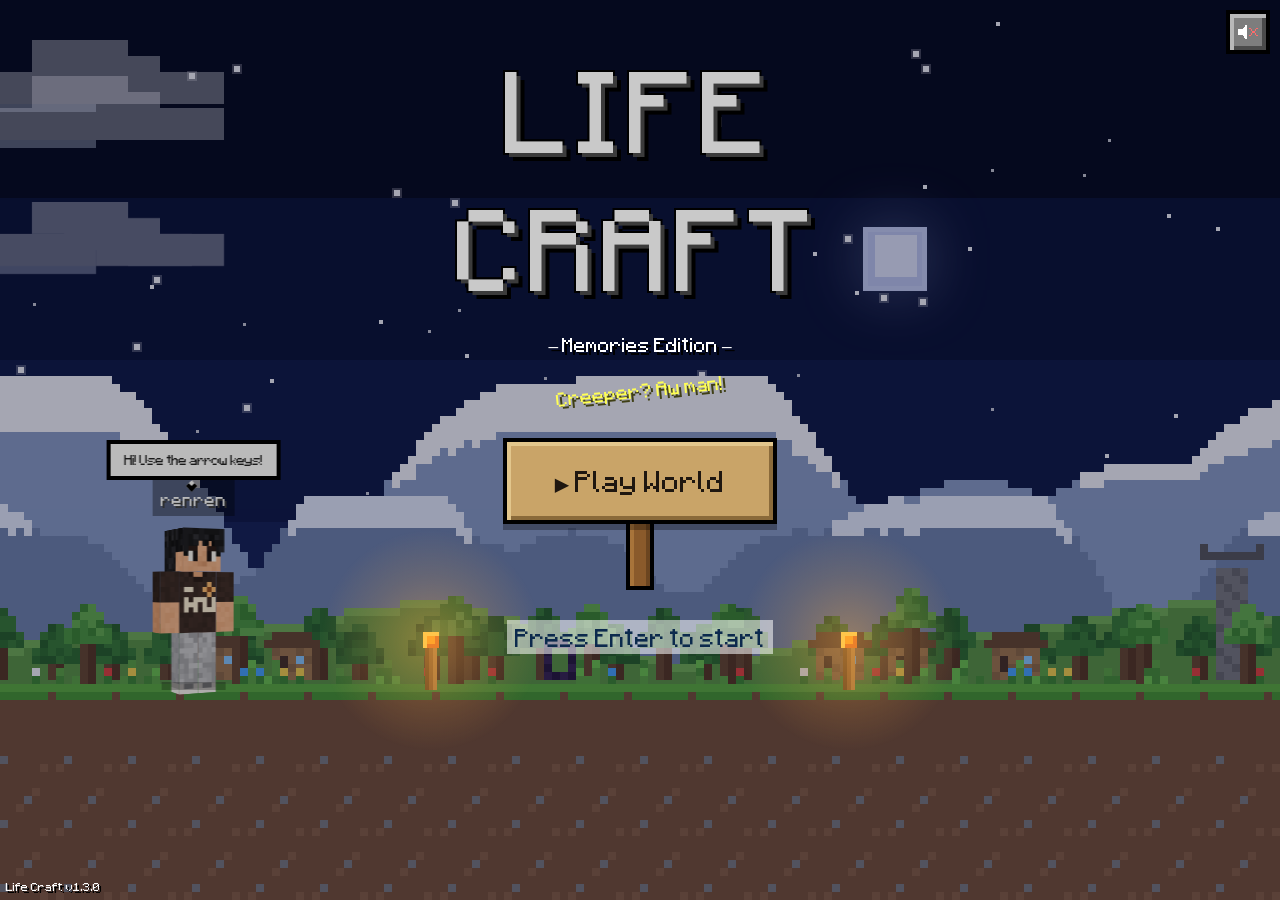
<file: index.html>
<!DOCTYPE html>
<html lang="en">
<head>
  <meta charset="utf-8">
  <meta name="viewport" content="width=device-width, initial-scale=1, viewport-fit=cover">
  <title>Life Craft · Memories Edition</title>
  <link rel="stylesheet" href="css/style.css">
  <link rel="stylesheet" href="css/biomes.css">
  <link rel="stylesheet" href="css/scene.css">
  <link rel="stylesheet" href="css/world-objects.css">
  <link rel="stylesheet" href="css/features.css">
  <script src="js/transition.js"></script>
</head>
<body class="title-body">
  <a class="skip" href="#main">Skip to content</a>

  <div class="sky" aria-hidden="true">
    <div class="layer layer-far" data-speed=".25"></div>
    <div class="layer layer-mid" data-speed=".55"></div>
    <span class="cloud c1"></span>
    <span class="cloud c2"></span>
    <span class="cloud c3"></span>
    <div class="ground"></div>
  </div>

  <main id="main" class="title-main">
    <h1 class="logo"><span>LIFE</span><span>CRAFT</span></h1>
    <p class="edition">&mdash; Memories Edition &mdash;</p>
    <p class="splash">Made with love!</p>

    <a class="mc-btn big play" data-morph data-biome="plains" data-world="the Plains" href="pages/welcome.html" style="--c:#5d9b3a; --c2:#4a7f2d;">&#9654;&#xFE0E; Play World</a>
    <p class="hint hint-kb">Press Enter to start</p>
  </main>

  <p class="title-ver">Life Craft v1.3.0</p>

  <script src="js/scene.js"></script>
  <script src="js/home.js"></script>
  <script src="js/hero.js"></script>
  <script src="js/headtrack.js"></script>
  <script src="js/herolife.js"></script>
  <script src="js/daynight.js"></script>
  <script src="js/sound.js"></script>
  <script src="js/advancements.js"></script>
</body>
</html>
</file>
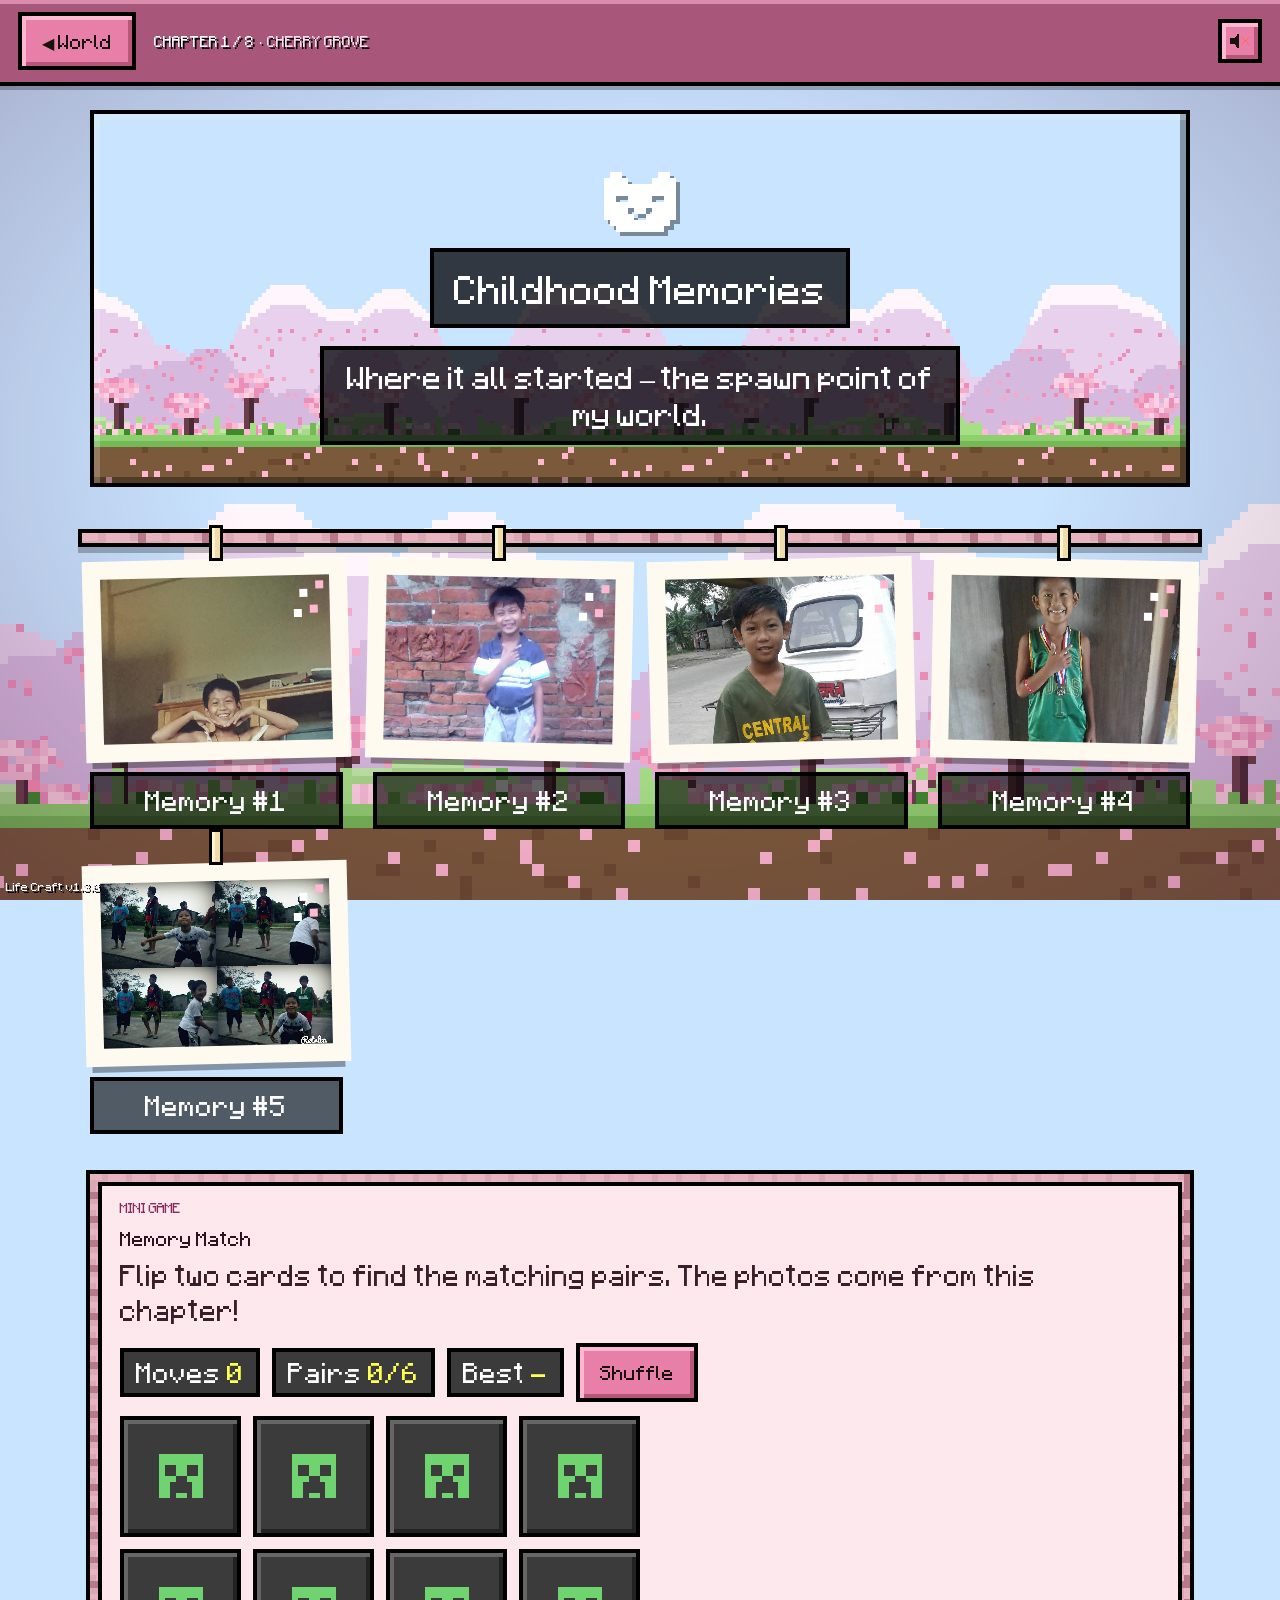
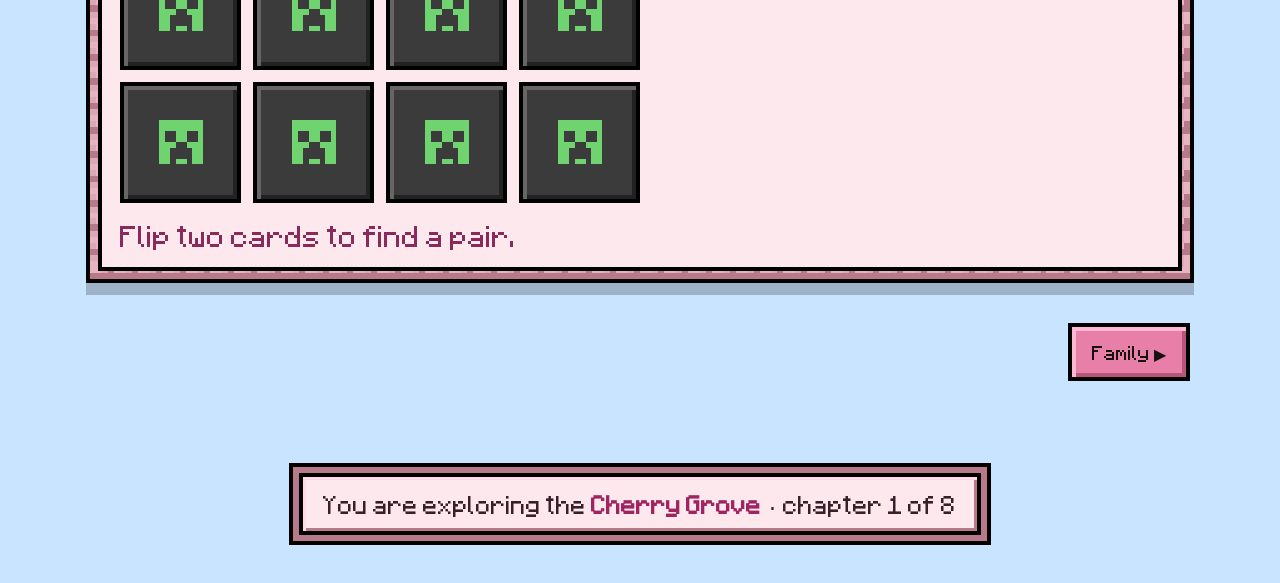
<file: pages/childhood_memories.html>
<!DOCTYPE html>
<html lang="en">
<head>
  <meta charset="utf-8">
  <meta name="viewport" content="width=device-width, initial-scale=1">
  <title>Childhood Memories · Life Craft</title>
  <link rel="stylesheet" href="../css/style.css">
  <link rel="stylesheet" href="../css/biomes.css">
  <link rel="stylesheet" href="../css/scene.css">
  <link rel="stylesheet" href="../css/world-objects.css">
  <link rel="stylesheet" href="../css/features.css">
  <script src="../js/transition.js"></script>
</head>
<body data-biome="cherry" data-sway style="--c:#f0a8c8; --c2:#e898bc;">
  <div class="scene" aria-hidden="true">
    <div class="layer layer-sky"></div>
    <div class="layer layer-ceil"></div>
    <div class="layer layer-far" data-speed=".25"></div>
    <div class="layer layer-mid" data-speed=".55"></div>
    <div class="layer layer-near" data-speed="1"></div>
    <div class="layer-fx"></div>
  </div>
  <a class="skip" href="#main">Skip to content</a>

  <header class="topbar">
    <a class="mc-btn" data-morph data-biome="plains" data-world="the Plains" href="welcome.html" style="--c:#5d9b3a; --c2:#4a7f2d;">&#9664;&#xFE0E; World</a>
    <span class="topbar-title">CHAPTER 1 / 8 &middot; <span class="biome">CHERRY GROVE</span></span>
  </header>

  <main id="main" class="wrap">
    <section class="hero">
      <span class="hero-icon" aria-hidden="true"><i class="px px-bear"></i></span>
      <h1>Childhood Memories</h1>
      <p>Where it all started &mdash; the spawn point of my world.</p>
    </section>

    <section class="gallery">
      <figure class="photo">
        <div class="frame"><img src="../img/Childhood%20Memories/FB_IMG_1792336890360.jpg" alt="Childhood memory 1" loading="lazy" decoding="async"><div class="ph"></div></div>
        <figcaption>Memory #1</figcaption>
      </figure>
      <figure class="photo">
        <div class="frame"><img src="../img/Childhood%20Memories/FB_IMG_1792336968765.jpg" alt="Childhood memory 2" loading="lazy" decoding="async"><div class="ph"></div></div>
        <figcaption>Memory #2</figcaption>
      </figure>
      <figure class="photo">
        <div class="frame"><img src="../img/Childhood%20Memories/FB_IMG_1792337045934.jpg" alt="Childhood memory 3" loading="lazy" decoding="async"><div class="ph"></div></div>
        <figcaption>Memory #3</figcaption>
      </figure>
      <figure class="photo">
        <div class="frame"><img src="../img/Childhood%20Memories/FB_IMG_1792337150181.jpg" alt="Childhood memory 4" loading="lazy" decoding="async"><div class="ph"></div></div>
        <figcaption>Memory #4</figcaption>
      </figure>
      <figure class="photo">
        <div class="frame"><img src="../img/Childhood%20Memories/FB_IMG_1792337281035.jpg" alt="Childhood memory 5" loading="lazy" decoding="async"><div class="ph"></div></div>
        <figcaption>Memory #5</figcaption>
      </figure>
    </section>

    <section class="panel game" data-game="memory" aria-labelledby="game-title">
      <div class="game-tag">MINI GAME</div>
      <h2 id="game-title">Memory Match</h2>
      <p class="game-sub">Flip two cards to find the matching pairs. The photos come from this chapter!</p>
      <div class="game-ui"></div>
      <noscript><p class="game-sub">Turn on JavaScript to play this game.</p></noscript>
    </section>

    <nav class="pager">
      <span class="spacer"></span>
      <a class="mc-btn" data-morph data-biome="lush" data-world="the Lush Caves" href="family_relatives.html" style="--c:#6b8e3a; --c2:#58792e;">Family &#9654;&#xFE0E;</a>
    </nav>
  </main>

  <footer class="foot">You are exploring the <b>Cherry Grove</b> &middot; chapter 1 of 8</footer>

  <p class="title-ver">Life Craft v1.3.0</p>

  <script src="../js/scene.js"></script>
  <script src="../js/lightbox.js"></script>
  <script src="../js/games.js"></script>
  <script src="../js/sound.js"></script>
  <script src="../js/advancements.js"></script>
</body>
</html>
</file>
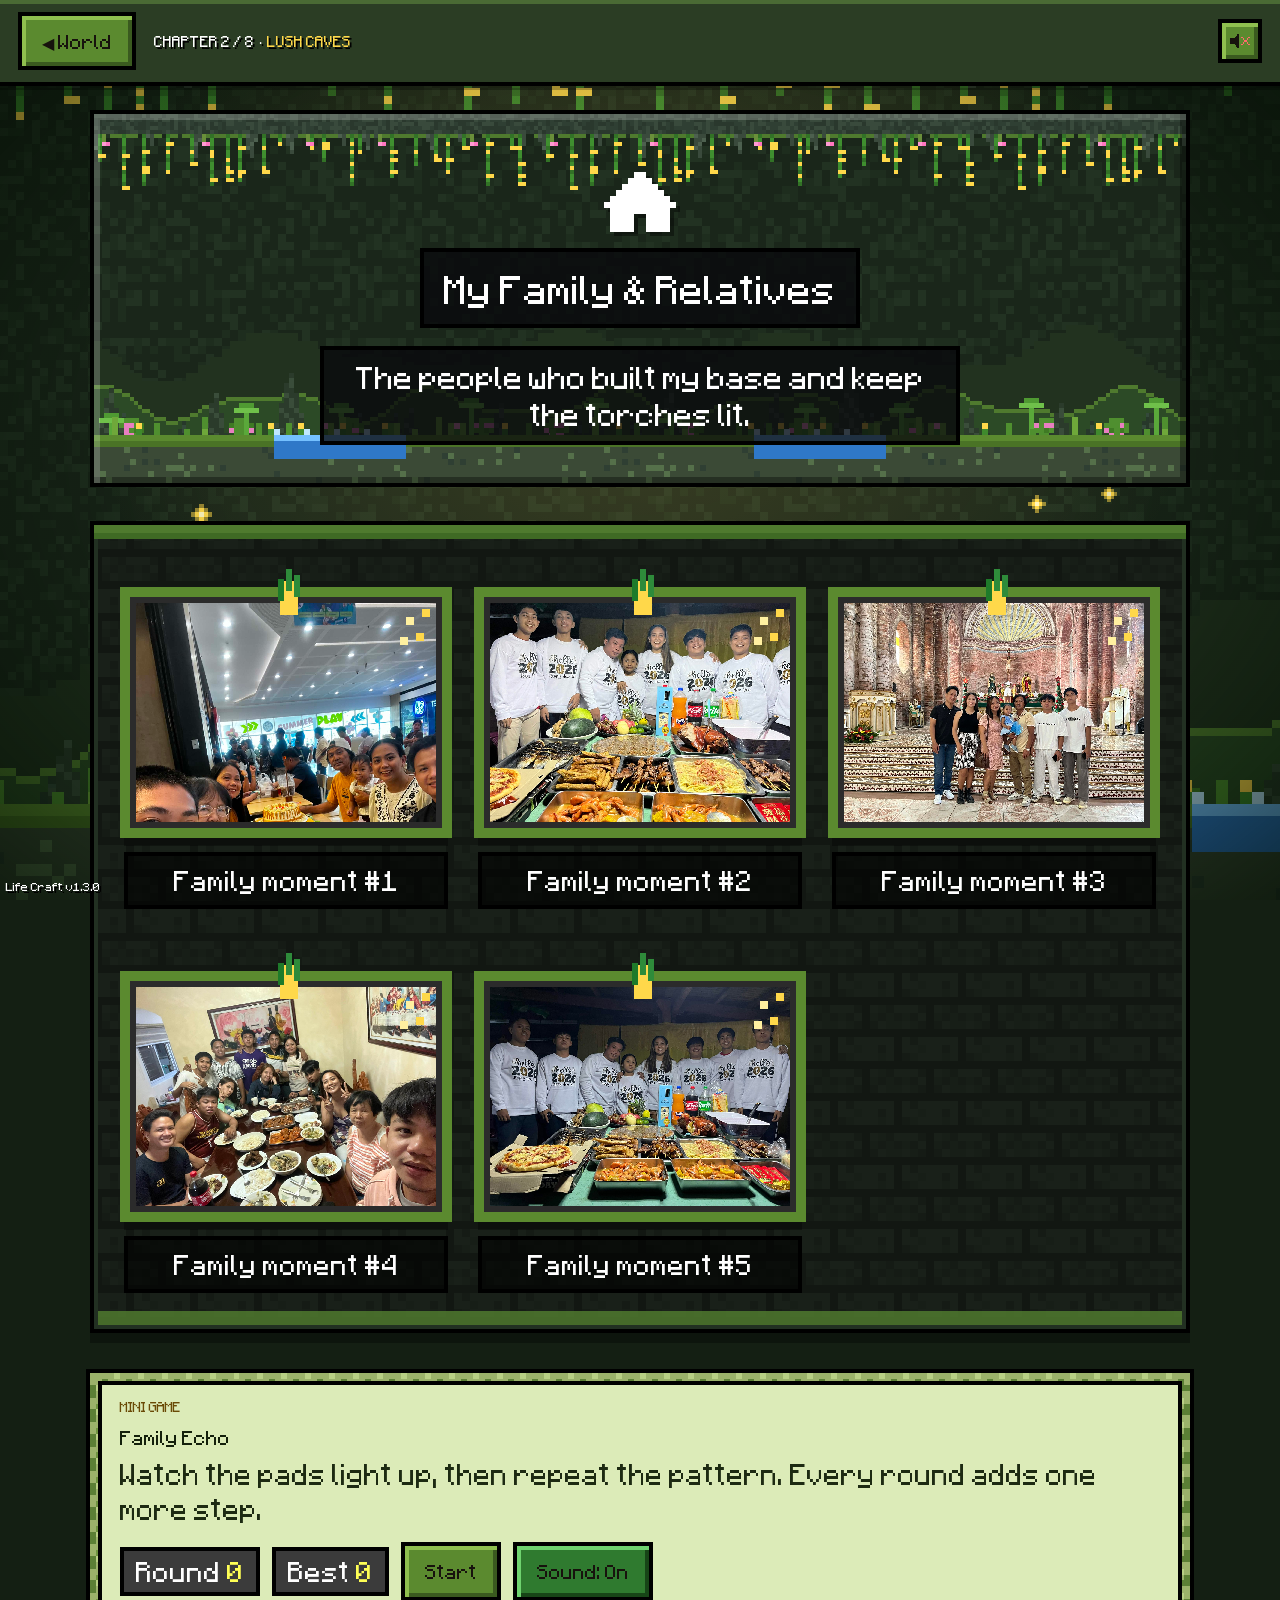
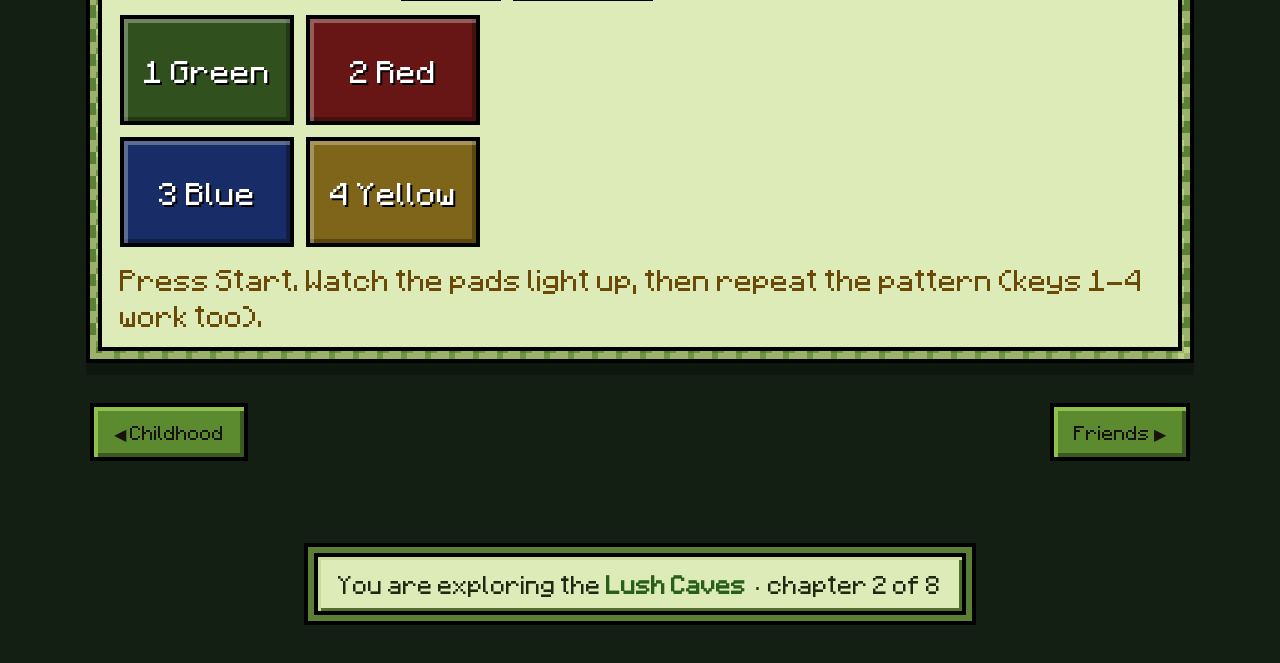
<file: pages/family_relatives.html>
<!DOCTYPE html>
<html lang="en">
<head>
  <meta charset="utf-8">
  <meta name="viewport" content="width=device-width, initial-scale=1">
  <title>My Family &amp; Relatives · Life Craft</title>
  <link rel="stylesheet" href="../css/style.css">
  <link rel="stylesheet" href="../css/biomes.css">
  <link rel="stylesheet" href="../css/scene.css">
  <link rel="stylesheet" href="../css/world-objects.css">
  <link rel="stylesheet" href="../css/features.css">
  <script src="../js/transition.js"></script>
</head>
<body data-biome="lush" data-hang style="--c:#6b8e3a; --c2:#58792e;">
  <div class="scene" aria-hidden="true">
    <div class="layer layer-sky"></div>
    <div class="layer layer-ceil"></div>
    <div class="layer layer-far" data-speed=".25"></div>
    <div class="layer layer-mid" data-speed=".55"></div>
    <div class="layer layer-near" data-speed="1"></div>
    <div class="layer-fx"></div>
  </div>
  <a class="skip" href="#main">Skip to content</a>

  <header class="topbar">
    <a class="mc-btn" data-morph data-biome="plains" data-world="the Plains" href="welcome.html" style="--c:#5d9b3a; --c2:#4a7f2d;">&#9664;&#xFE0E; World</a>
    <span class="topbar-title">CHAPTER 2 / 8 &middot; <span class="biome">LUSH CAVES</span></span>
  </header>

  <main id="main" class="wrap">
    <section class="hero">
      <span class="hero-icon" aria-hidden="true"><i class="px px-house"></i></span>
      <h1>My Family &amp; Relatives</h1>
      <p>The people who built my base and keep the torches lit.</p>
    </section>

    <section class="gallery">
      <figure class="photo">
        <div class="frame"><img src="../img/My%20Family%20%26%20Relatives/Messenger_creation_AC62E984-0E31-45BB-899A-593506E7C355.jpeg" alt="Family photo 1" loading="lazy" decoding="async"><div class="ph"></div></div>
        <figcaption>Family moment #1</figcaption>
      </figure>
      <figure class="photo">
        <div class="frame"><img src="../img/My%20Family%20%26%20Relatives/received_1361464282446147.jpeg" alt="Family photo 2" loading="lazy" decoding="async"><div class="ph"></div></div>
        <figcaption>Family moment #2</figcaption>
      </figure>
      <figure class="photo">
        <div class="frame"><img src="../img/My%20Family%20%26%20Relatives/received_1411749843988384.jpeg" alt="Family photo 3" loading="lazy" decoding="async"><div class="ph"></div></div>
        <figcaption>Family moment #3</figcaption>
      </figure>
      <figure class="photo">
        <div class="frame"><img src="../img/My%20Family%20%26%20Relatives/received_1430771508567171.jpeg" alt="Family photo 4" loading="lazy" decoding="async"><div class="ph"></div></div>
        <figcaption>Family moment #4</figcaption>
      </figure>
      <figure class="photo">
        <div class="frame"><img src="../img/My%20Family%20%26%20Relatives/received_1432584775126715.jpeg" alt="Family photo 5" loading="lazy" decoding="async"><div class="ph"></div></div>
        <figcaption>Family moment #5</figcaption>
      </figure>
    </section>

    <section class="panel game" data-game="simon" aria-labelledby="game-title">
      <div class="game-tag">MINI GAME</div>
      <h2 id="game-title">Family Echo</h2>
      <p class="game-sub">Watch the pads light up, then repeat the pattern. Every round adds one more step.</p>
      <div class="game-ui"></div>
      <noscript><p class="game-sub">Turn on JavaScript to play this game.</p></noscript>
    </section>

    <nav class="pager">
      <a class="mc-btn" data-morph data-biome="cherry" data-world="the Cherry Grove" href="childhood_memories.html" style="--c:#f0a8c8; --c2:#e898bc;">&#9664;&#xFE0E; Childhood</a>
      <a class="mc-btn" data-morph data-biome="jungle" data-world="the Jungle" href="my_friends.html" style="--c:#2f9f3a; --c2:#238a2f;">Friends &#9654;&#xFE0E;</a>
    </nav>
  </main>

  <footer class="foot">You are exploring the <b>Lush Caves</b> &middot; chapter 2 of 8</footer>

  <p class="title-ver">Life Craft v1.3.0</p>

  <script src="../js/scene.js"></script>
  <script src="../js/lightbox.js"></script>
  <script src="../js/games.js"></script>
  <script src="../js/sound.js"></script>
  <script src="../js/advancements.js"></script>
</body>
</html>
</file>
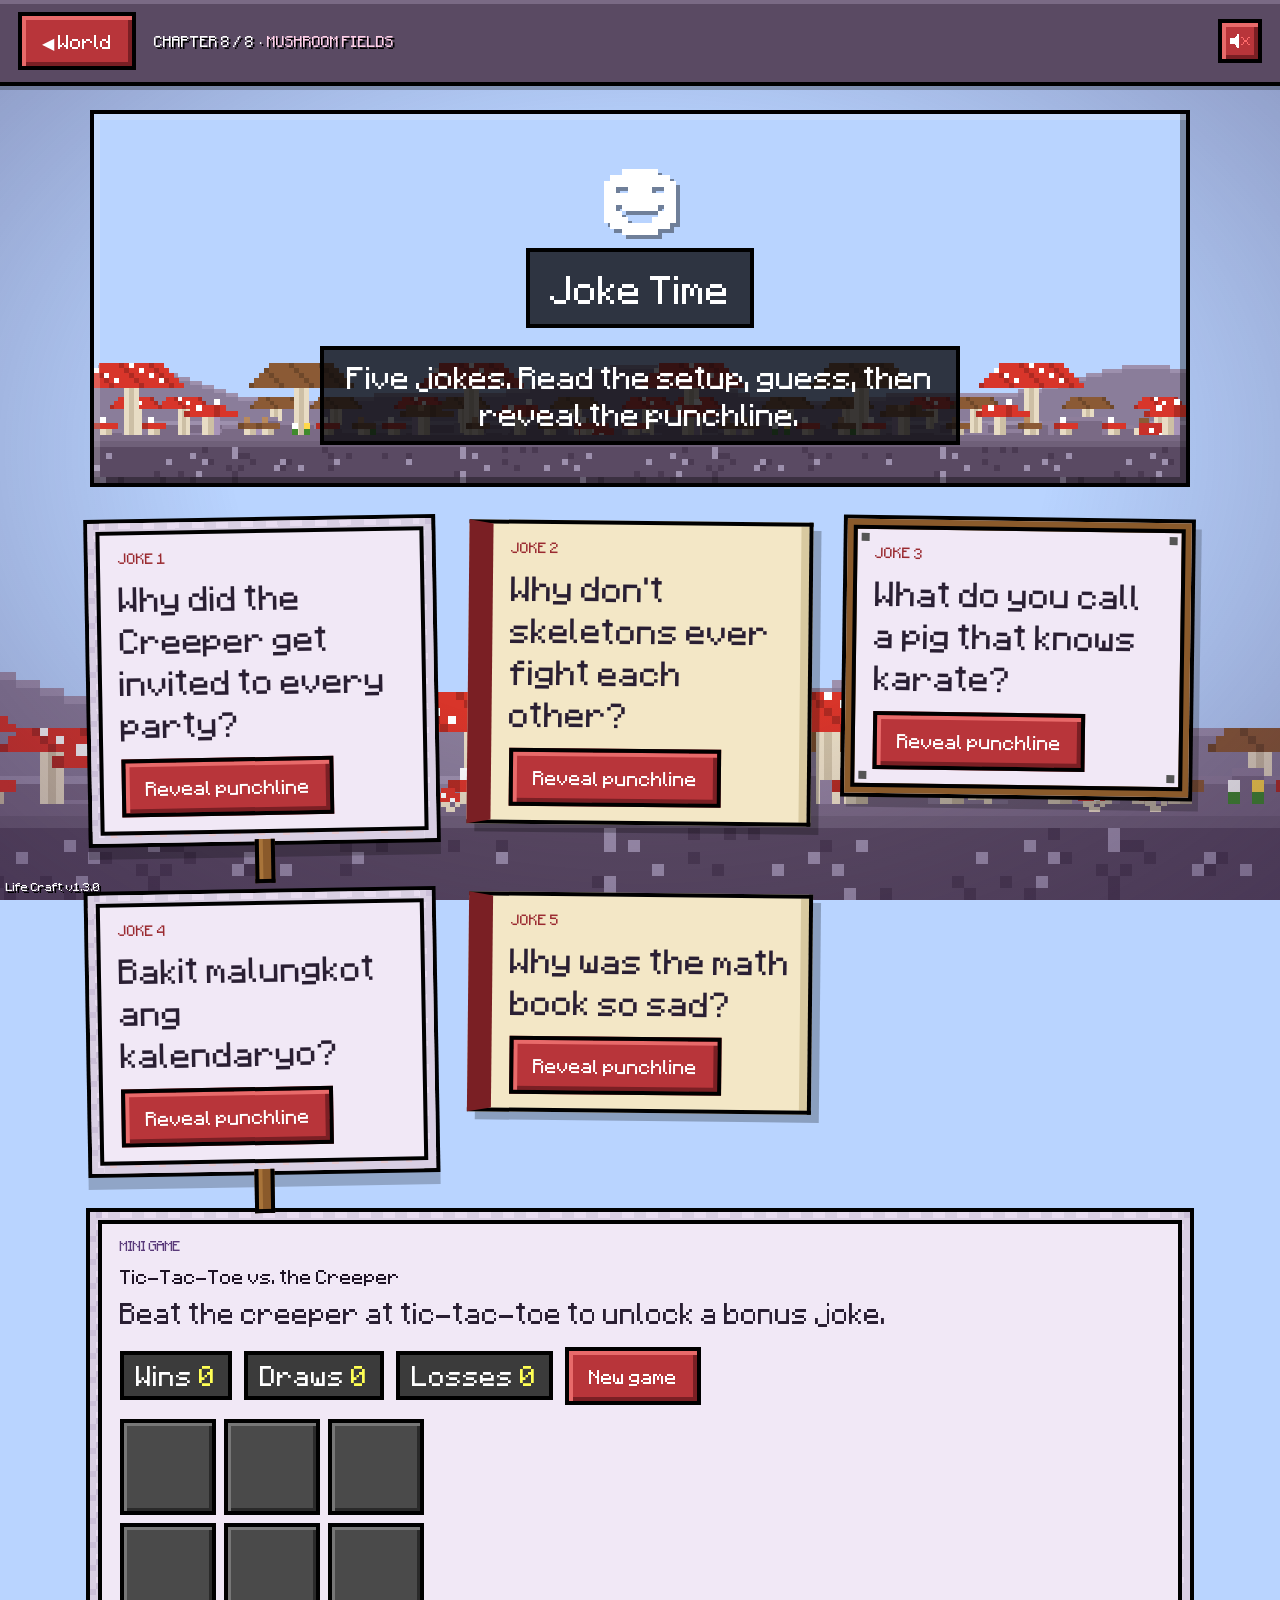
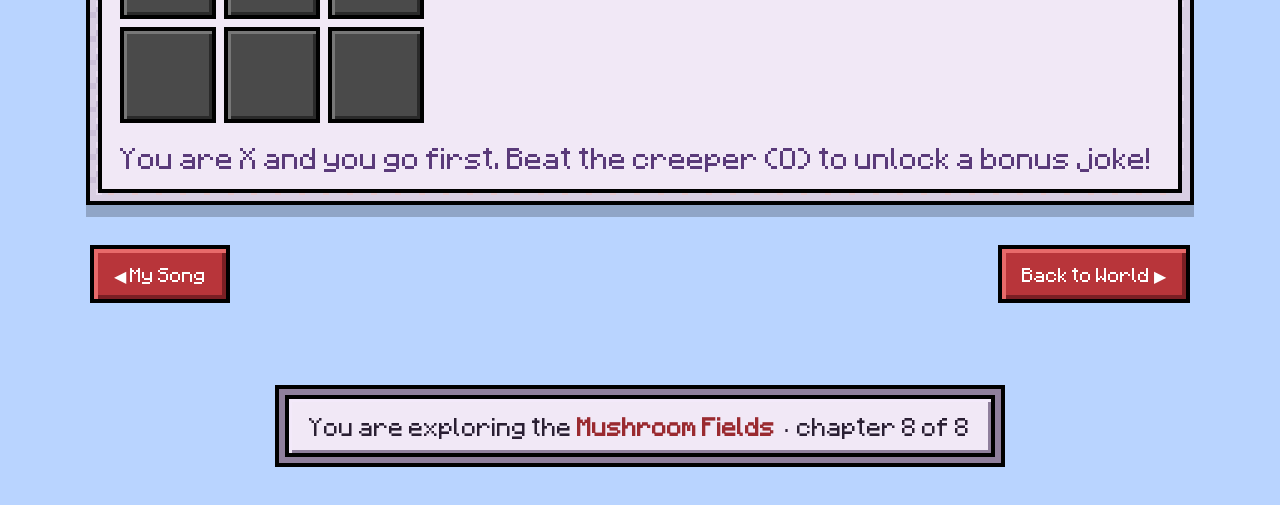
<file: pages/joke_time.html>
<!DOCTYPE html>
<html lang="en">
<head>
  <meta charset="utf-8">
  <meta name="viewport" content="width=device-width, initial-scale=1">
  <title>Joke Time · Life Craft</title>
  <link rel="stylesheet" href="../css/style.css">
  <link rel="stylesheet" href="../css/biomes.css">
  <link rel="stylesheet" href="../css/scene.css">
  <link rel="stylesheet" href="../css/world-objects.css">
  <link rel="stylesheet" href="../css/features.css">
  <script src="../js/transition.js"></script>
</head>
<body data-biome="mushroom" style="--c:#b8353a; --c2:#8f2a2e;">
  <div class="scene" aria-hidden="true">
    <div class="layer layer-sky"></div>
    <div class="layer layer-ceil"></div>
    <div class="layer layer-far" data-speed=".25"></div>
    <div class="layer layer-mid" data-speed=".55"></div>
    <div class="layer layer-near" data-speed="1"></div>
    <div class="layer-fx"></div>
  </div>
  <a class="skip" href="#main">Skip to content</a>

  <header class="topbar">
    <a class="mc-btn" data-morph data-biome="plains" data-world="the Plains" href="welcome.html" style="--c:#5d9b3a; --c2:#4a7f2d;">&#9664;&#xFE0E; World</a>
    <span class="topbar-title">CHAPTER 8 / 8 &middot; <span class="biome">MUSHROOM FIELDS</span></span>
  </header>

  <main id="main" class="wrap">
    <section class="hero">
      <span class="hero-icon" aria-hidden="true"><i class="px px-laugh"></i></span>
      <h1>Joke Time</h1>
      <p>Five jokes. Read the setup, guess, then reveal the punchline.</p>
    </section>

    <section class="jokes">
      <article class="panel joke">
        <div class="n">JOKE 1</div>
        <p class="q">Why did the Creeper get invited to every party?</p>
        <button class="mc-btn reveal-btn">Reveal punchline</button>
        <p class="a">Because he always makes a BOOM entrance!</p>
      </article>

      <article class="panel joke">
        <div class="n">JOKE 2</div>
        <p class="q">Why don't skeletons ever fight each other?</p>
        <button class="mc-btn reveal-btn">Reveal punchline</button>
        <p class="a">They don't have the guts!</p>
      </article>

      <article class="panel joke">
        <div class="n">JOKE 3</div>
        <p class="q">What do you call a pig that knows karate?</p>
        <button class="mc-btn reveal-btn">Reveal punchline</button>
        <p class="a">A pork chop!</p>
      </article>

      <article class="panel joke">
        <div class="n">JOKE 4</div>
        <p class="q">Bakit malungkot ang kalendaryo?</p>
        <button class="mc-btn reveal-btn">Reveal punchline</button>
        <p class="a">Kasi araw-araw siyang pinipilas!</p>
      </article>

      <article class="panel joke">
        <div class="n">JOKE 5</div>
        <p class="q">Why was the math book so sad?</p>
        <button class="mc-btn reveal-btn">Reveal punchline</button>
        <p class="a">It had too many problems!</p>
      </article>
    </section>

    <section class="panel game" data-game="ttt" aria-labelledby="game-title">
      <div class="game-tag">MINI GAME</div>
      <h2 id="game-title">Tic-Tac-Toe vs. the Creeper</h2>
      <p class="game-sub">Beat the creeper at tic-tac-toe to unlock a bonus joke.</p>
      <div class="game-ui"></div>
      <noscript><p class="game-sub">Turn on JavaScript to play this game.</p></noscript>
    </section>

    <nav class="pager">
      <a class="mc-btn" data-morph data-biome="soul" data-world="Soul Sand Valley" href="my_song.html" style="--c:#2b4a63; --c2:#1e3550;">&#9664;&#xFE0E; My Song</a>
      <a class="mc-btn" data-morph data-biome="plains" data-world="the Plains" href="welcome.html" style="--c:#5d9b3a; --c2:#4a7f2d;">Back to World &#9654;&#xFE0E;</a>
    </nav>
  </main>

  <footer class="foot">You are exploring the <b>Mushroom Fields</b> &middot; chapter 8 of 8</footer>

  <p class="title-ver">Life Craft v1.3.0</p>

  <script src="../js/scene.js"></script>
  <script src="../js/pages.js"></script>
  <script src="../js/games.js"></script>
  <script src="../js/sound.js"></script>
  <script src="../js/advancements.js"></script>
</body>
</html>
</file>
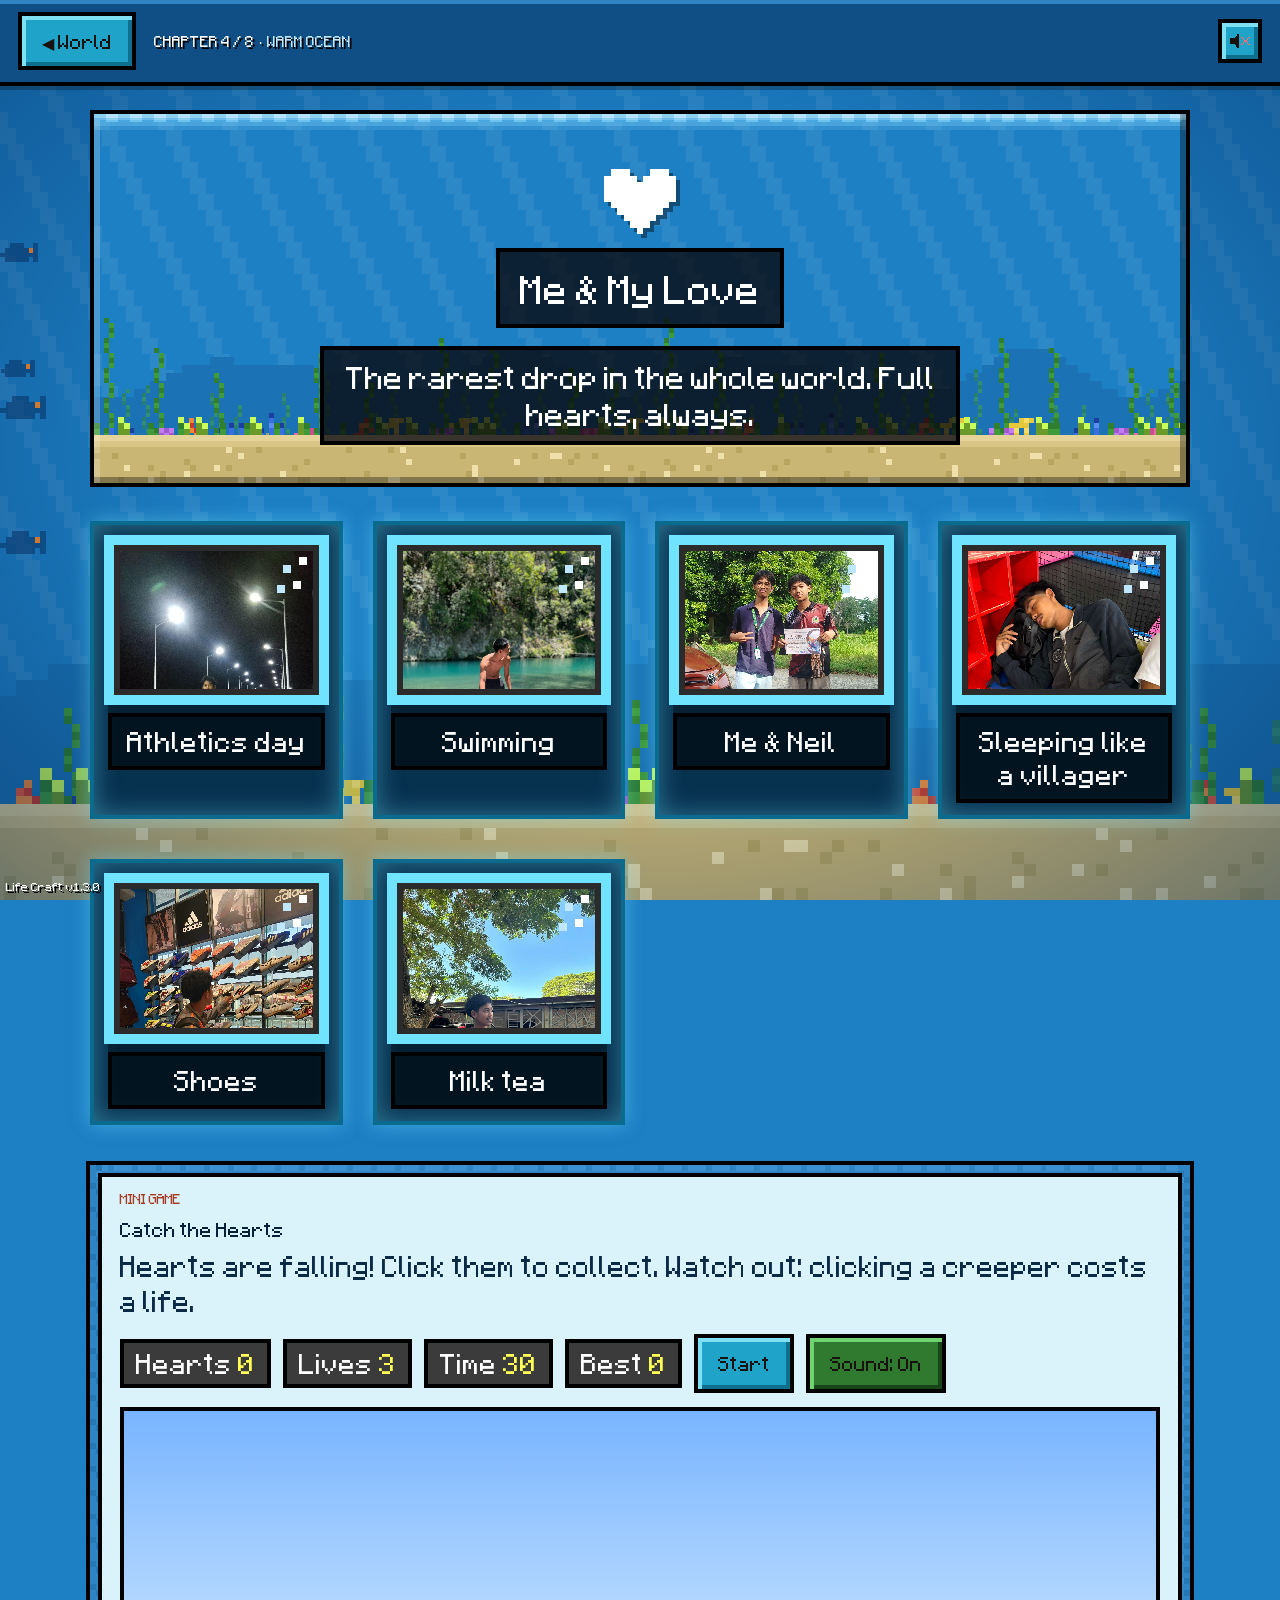
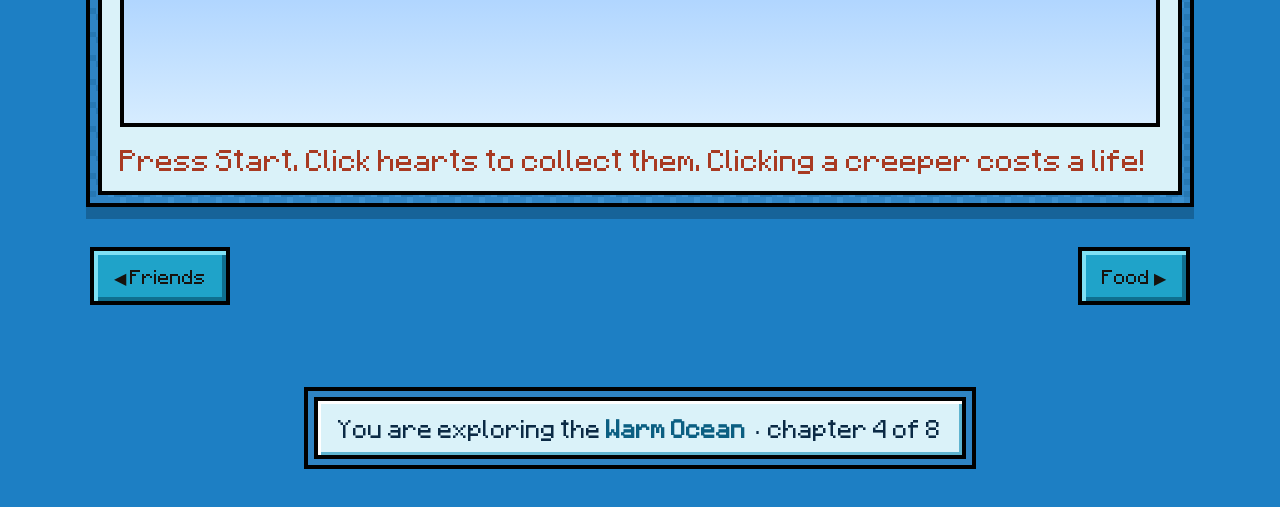
<file: pages/me_and_my_love.html>
<!DOCTYPE html>
<html lang="en">
<head>
  <meta charset="utf-8">
  <meta name="viewport" content="width=device-width, initial-scale=1">
  <title>Me &amp; My Love · Life Craft</title>
  <link rel="stylesheet" href="../css/style.css">
  <link rel="stylesheet" href="../css/biomes.css">
  <link rel="stylesheet" href="../css/scene.css">
  <link rel="stylesheet" href="../css/world-objects.css">
  <link rel="stylesheet" href="../css/features.css">
  <script src="../js/transition.js"></script>
</head>
<body data-biome="ocean" data-bob style="--c:#1fa3c9; --c2:#1a8fb2;">
  <div class="scene" aria-hidden="true">
    <div class="layer layer-sky"></div>
    <div class="layer layer-ceil"></div>
    <div class="layer layer-far" data-speed=".25"></div>
    <div class="layer layer-mid" data-speed=".55"></div>
    <div class="layer layer-near" data-speed="1"></div>
    <div class="layer-fx"></div>
  </div>
  <a class="skip" href="#main">Skip to content</a>

  <header class="topbar">
    <a class="mc-btn" data-morph data-biome="plains" data-world="the Plains" href="welcome.html" style="--c:#5d9b3a; --c2:#4a7f2d;">&#9664;&#xFE0E; World</a>
    <span class="topbar-title">CHAPTER 4 / 8 &middot; <span class="biome">WARM OCEAN</span></span>
  </header>

  <main id="main" class="wrap">
    <section class="hero">
      <span class="hero-icon" aria-hidden="true"><i class="px px-heart"></i></span>
      <h1>Me &amp; My Love</h1>
      <p>The rarest drop in the whole world. Full hearts, always.</p>
    </section>

    <section class="gallery">
      <figure class="photo">
        <div class="frame"><img src="../img/Me%20%26%20My%20Love/athletics.jpg" alt="Me and my love at athletics" loading="lazy" decoding="async"><div class="ph"></div></div>
        <figcaption>Athletics day</figcaption>
      </figure>
      <figure class="photo">
        <div class="frame"><img src="../img/Me%20%26%20My%20Love/Swimming.jpg" alt="Swimming" loading="lazy" decoding="async"><div class="ph"></div></div>
        <figcaption>Swimming</figcaption>
      </figure>
      <figure class="photo">
        <div class="frame"><img src="../img/Me%20%26%20My%20Love/me_and_neil.jpg" alt="Me and Neil" loading="lazy" decoding="async"><div class="ph"></div></div>
        <figcaption>Me &amp; Neil</figcaption>
      </figure>
      <figure class="photo">
        <div class="frame"><img src="../img/Me%20%26%20My%20Love/sleeping.jpg" alt="Sleeping" loading="lazy" decoding="async"><div class="ph"></div></div>
        <figcaption>Sleeping like a villager</figcaption>
      </figure>
      <figure class="photo">
        <div class="frame"><img src="../img/Me%20%26%20My%20Love/shoes.jpg" alt="Shoes" loading="lazy" decoding="async"><div class="ph"></div></div>
        <figcaption>Shoes</figcaption>
      </figure>
      <figure class="photo">
        <div class="frame"><img src="../img/Me%20%26%20My%20Love/Milktea.jpg" alt="Milk tea" loading="lazy" decoding="async"><div class="ph"></div></div>
        <figcaption>Milk tea</figcaption>
      </figure>
    </section>

    <section class="panel game" data-game="hearts" aria-labelledby="game-title">
      <div class="game-tag">MINI GAME</div>
      <h2 id="game-title">Catch the Hearts</h2>
      <p class="game-sub">Hearts are falling! Click them to collect. Watch out: clicking a creeper costs a life.</p>
      <div class="game-ui"></div>
      <noscript><p class="game-sub">Turn on JavaScript to play this game.</p></noscript>
    </section>

    <nav class="pager">
      <a class="mc-btn" data-morph data-biome="jungle" data-world="the Jungle" href="my_friends.html" style="--c:#2f9f3a; --c2:#238a2f;">&#9664;&#xFE0E; Friends</a>
      <a class="mc-btn" data-morph data-biome="badlands" data-world="the Badlands" href="my_favorite_food.html" style="--c:#c4572f; --c2:#a8482a;">Food &#9654;&#xFE0E;</a>
    </nav>
  </main>

  <footer class="foot">You are exploring the <b>Warm Ocean</b> &middot; chapter 4 of 8</footer>

  <p class="title-ver">Life Craft v1.3.0</p>

  <script src="../js/scene.js"></script>
  <script src="../js/lightbox.js"></script>
  <script src="../js/games.js"></script>
  <script src="../js/sound.js"></script>
  <script src="../js/advancements.js"></script>
</body>
</html>
</file>
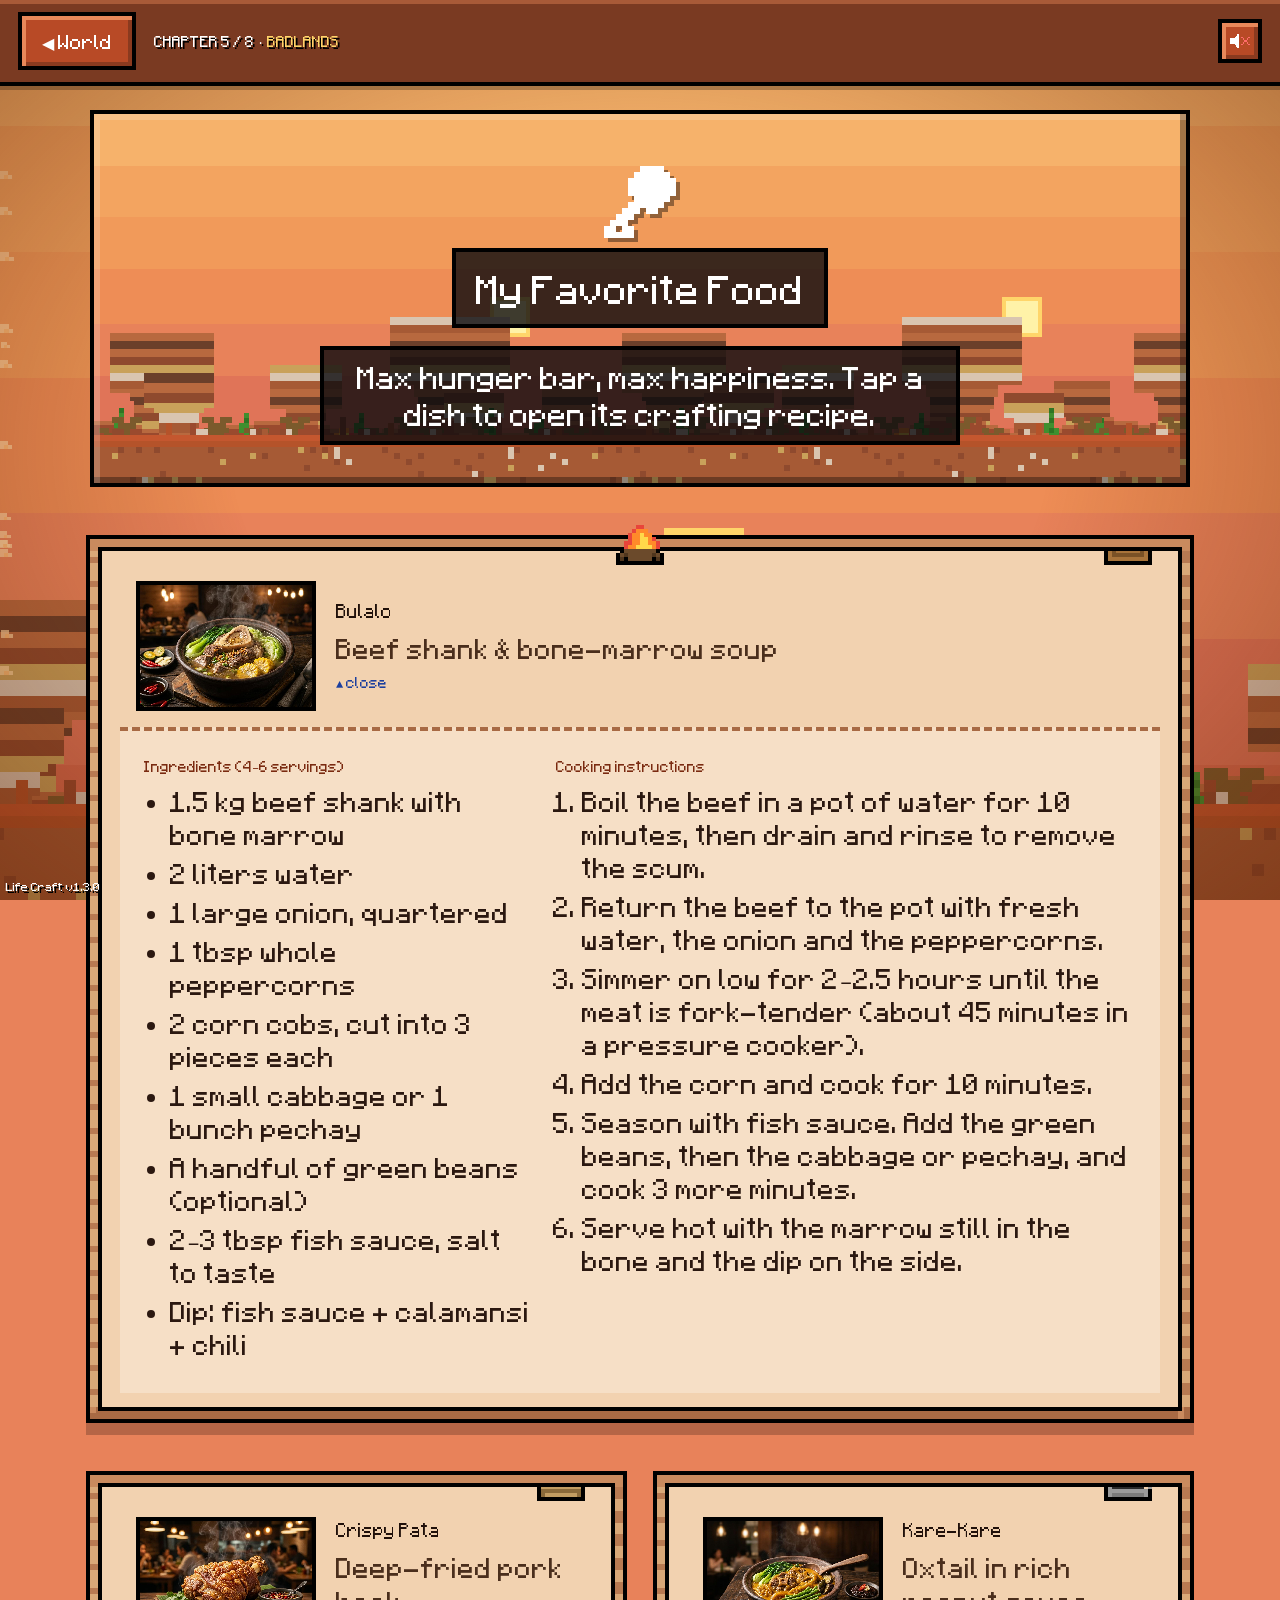
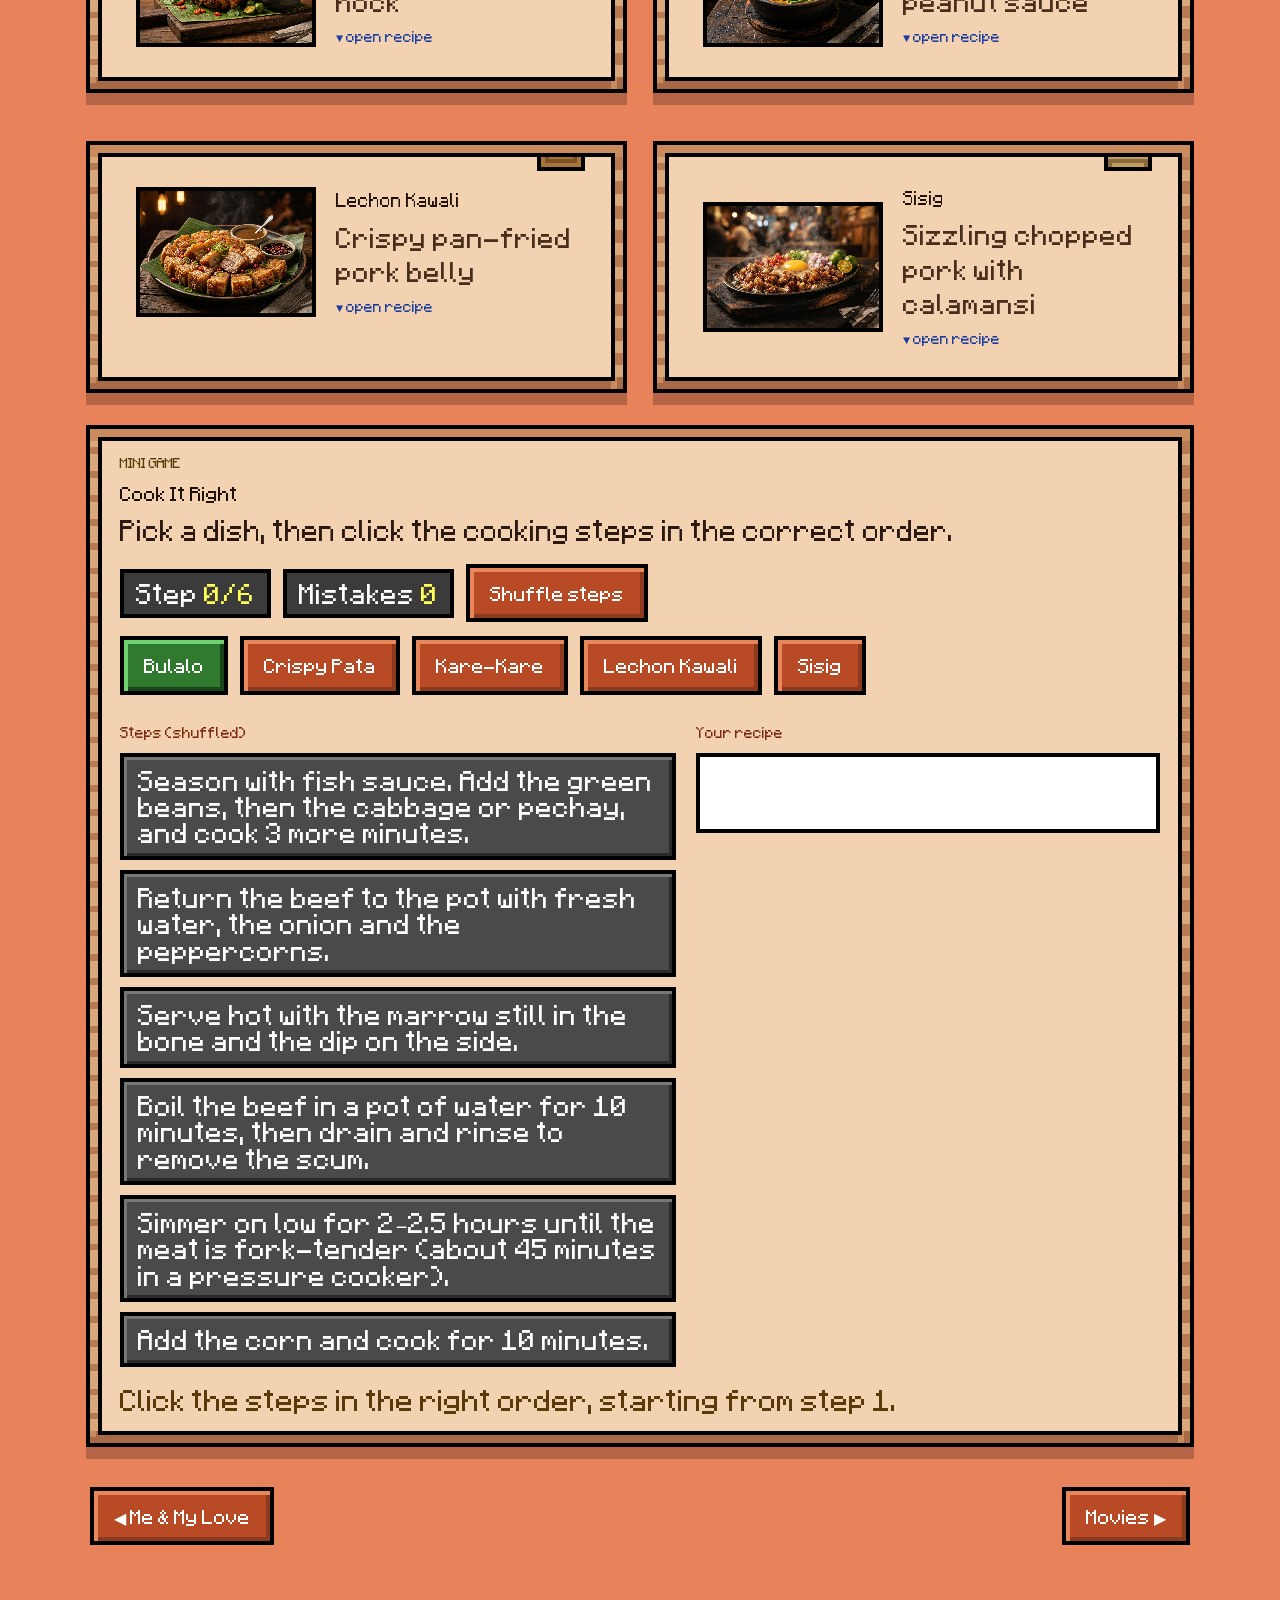
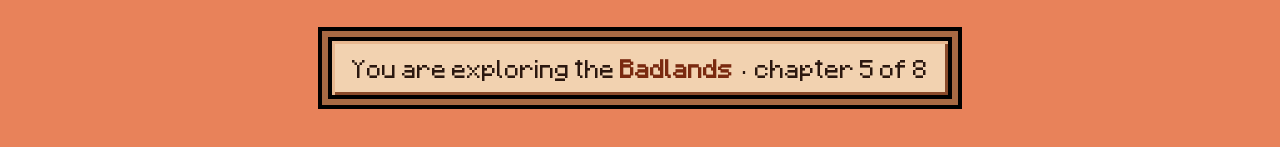
<file: pages/my_favorite_food.html>
<!DOCTYPE html>
<html lang="en">
<head>
  <meta charset="utf-8">
  <meta name="viewport" content="width=device-width, initial-scale=1">
  <title>My Favorite Food · Life Craft</title>
  <link rel="stylesheet" href="../css/style.css">
  <link rel="stylesheet" href="../css/biomes.css">
  <link rel="stylesheet" href="../css/scene.css">
  <link rel="stylesheet" href="../css/world-objects.css">
  <link rel="stylesheet" href="../css/features.css">
  <script src="../js/transition.js"></script>
</head>
<body data-biome="badlands" style="--c:#c4572f; --c2:#a8482a;">
  <div class="scene" aria-hidden="true">
    <div class="layer layer-sky"></div>
    <div class="layer layer-ceil"></div>
    <div class="layer layer-far" data-speed=".25"></div>
    <div class="layer layer-mid" data-speed=".55"></div>
    <div class="layer layer-near" data-speed="1"></div>
    <div class="layer-fx"></div>
  </div>
  <a class="skip" href="#main">Skip to content</a>

  <header class="topbar">
    <a class="mc-btn" data-morph data-biome="plains" data-world="the Plains" href="welcome.html" style="--c:#5d9b3a; --c2:#4a7f2d;">&#9664;&#xFE0E; World</a>
    <span class="topbar-title">CHAPTER 5 / 8 &middot; <span class="biome">BADLANDS</span></span>
  </header>

  <main id="main" class="wrap">
    <section class="hero">
      <span class="hero-icon" aria-hidden="true"><i class="px px-meat"></i></span>
      <h1>My Favorite Food</h1>
      <p>Max hunger bar, max happiness. Tap a dish to open its crafting recipe.</p>
    </section>

    <section class="dishes">

      <!-- 1 -->
      <details class="panel dish" open>
        <summary>
          <img decoding="async" src="../img/My%20favorite%20Food/Bulalo.jpg" alt="Bulalo">
          <div><h2>Bulalo</h2><span>Beef shank &amp; bone-marrow soup</span></div>
        </summary>
        <div class="recipe">
          <div>
            <h3>Ingredients (4&ndash;6 servings)</h3>
            <ul>
              <li>1.5 kg beef shank with bone marrow</li>
              <li>2 liters water</li>
              <li>1 large onion, quartered</li>
              <li>1 tbsp whole peppercorns</li>
              <li>2 corn cobs, cut into 3 pieces each</li>
              <li>1 small cabbage or 1 bunch pechay</li>
              <li>A handful of green beans (optional)</li>
              <li>2&ndash;3 tbsp fish sauce, salt to taste</li>
              <li>Dip: fish sauce + calamansi + chili</li>
            </ul>
          </div>
          <div>
            <h3>Cooking instructions</h3>
            <ol>
              <li>Boil the beef in a pot of water for 10 minutes, then drain and rinse to remove the scum.</li>
              <li>Return the beef to the pot with fresh water, the onion and the peppercorns.</li>
              <li>Simmer on low for 2&ndash;2.5 hours until the meat is fork-tender (about 45 minutes in a pressure cooker).</li>
              <li>Add the corn and cook for 10 minutes.</li>
              <li>Season with fish sauce. Add the green beans, then the cabbage or pechay, and cook 3 more minutes.</li>
              <li>Serve hot with the marrow still in the bone and the dip on the side.</li>
            </ol>
          </div>
        </div>
      </details>

      <!-- 2 -->
      <details class="panel dish">
        <summary>
          <img loading="lazy" decoding="async" src="../img/My%20favorite%20Food/CrispyPata.jpg" alt="Crispy Pata">
          <div><h2>Crispy Pata</h2><span>Deep-fried pork hock</span></div>
        </summary>
        <div class="recipe">
          <div>
            <h3>Ingredients (4&ndash;6 servings)</h3>
            <ul>
              <li>1 pork hock (pata), about 1.3 kg</li>
              <li>1 head garlic, halved</li>
              <li>1 onion, quartered</li>
              <li>3 bay leaves</li>
              <li>1 tbsp peppercorns</li>
              <li>2 tbsp salt, plus more for rubbing</li>
              <li>About 1 liter cooking oil</li>
              <li>Sauce: soy sauce, vinegar, minced garlic, chili</li>
            </ul>
          </div>
          <div>
            <h3>Cooking instructions</h3>
            <ol>
              <li>Boil the pork hock with garlic, onion, bay leaves, peppercorns and salt for 1.5&ndash;2 hours until tender.</li>
              <li>Drain, pat dry, and let it sit uncovered in the fridge for at least 4 hours (overnight is best) so the skin dries out.</li>
              <li>Rub the skin with salt.</li>
              <li>Heat the oil in a deep pot to about 175&nbsp;&deg;C. Lower the pata in carefully and fry 15&ndash;20 minutes, turning, until golden and blistered.</li>
              <li>Drain on a rack, rest for 5 minutes, then chop and serve with the vinegar-soy dip.</li>
            </ol>
            <p class="tip"><b>Careful:</b> Hot oil spits and pops. Use a splatter screen or lid and keep the skin very dry.</p>
          </div>
        </div>
      </details>

      <!-- 3 -->
      <details class="panel dish">
        <summary>
          <img loading="lazy" decoding="async" src="../img/My%20favorite%20Food/Kare-Kare.jpg" alt="Kare-Kare">
          <div><h2>Kare-Kare</h2><span>Oxtail in rich peanut sauce</span></div>
        </summary>
        <div class="recipe">
          <div>
            <h3>Ingredients (4&ndash;6 servings)</h3>
            <ul>
              <li>1 kg oxtail (or beef shank / tripe)</li>
              <li>1/2 cup peanut butter</li>
              <li>1/4 cup ground roasted peanuts</li>
              <li>1/4 cup toasted ground rice</li>
              <li>2 tbsp annatto (atsuete) seeds soaked in 1/2 cup warm water</li>
              <li>1 onion and 4 cloves garlic</li>
              <li>2 eggplants, 1 bunch string beans, 1 bunch pechay</li>
              <li>Fish sauce or salt to taste</li>
              <li>Bagoong (shrimp paste) for serving</li>
            </ul>
          </div>
          <div>
            <h3>Cooking instructions</h3>
            <ol>
              <li>Boil the oxtail in water for 2.5&ndash;3 hours (about 1 hour in a pressure cooker) until very tender. Keep 3 cups of the broth.</li>
              <li>Sauté garlic and onion in a clean pot until soft.</li>
              <li>Squeeze the annatto in its water, strain, and pour the orange water into the pot.</li>
              <li>Stir in the peanut butter, ground peanuts and toasted rice, then add the oxtail and the 3 cups of broth.</li>
              <li>Simmer 20 minutes, stirring so it doesn't stick, until thick.</li>
              <li>Add the eggplant and string beans, cook 5 minutes, then the pechay for 2 minutes. Season to taste.</li>
              <li>Serve with warm rice and a spoon of bagoong on the side.</li>
            </ol>
          </div>
        </div>
      </details>

      <!-- 4 -->
      <details class="panel dish">
        <summary>
          <img loading="lazy" decoding="async" src="../img/My%20favorite%20Food/Lechon_Kawali.jpg" alt="Lechon Kawali">
          <div><h2>Lechon Kawali</h2><span>Crispy pan-fried pork belly</span></div>
        </summary>
        <div class="recipe">
          <div>
            <h3>Ingredients (4 servings)</h3>
            <ul>
              <li>1 kg pork belly, in one slab</li>
              <li>1 onion, 1 head garlic, 3 bay leaves</li>
              <li>1 tbsp peppercorns</li>
              <li>1 tbsp salt, plus more for rubbing</li>
              <li>Water to cover</li>
              <li>About 1 liter cooking oil</li>
              <li>Dip: vinegar, soy sauce, chopped onion and chili</li>
            </ul>
          </div>
          <div>
            <h3>Cooking instructions</h3>
            <ol>
              <li>Boil the pork belly with the onion, garlic, bay leaves, peppercorns and salt for 40&ndash;50 minutes until tender.</li>
              <li>Drain and pat completely dry. Air-dry or chill uncovered for 1&ndash;2 hours (overnight for extra crunch).</li>
              <li>Rub the skin with salt.</li>
              <li>Heat the oil to about 175&nbsp;&deg;C and fry skin-side down for 15&ndash;20 minutes, turning once, until deep golden and bubbly.</li>
              <li>Rest 5 minutes, chop into chunks and serve with the vinegar dip.</li>
            </ol>
            <p class="tip"><b>Careful:</b> Keep a lid nearby &mdash; wet skin makes the oil spit.</p>
          </div>
        </div>
      </details>

      <!-- 5 -->
      <details class="panel dish">
        <summary>
          <img loading="lazy" decoding="async" src="../img/My%20favorite%20Food/sisig.jpg" alt="Sisig">
          <div><h2>Sisig</h2><span>Sizzling chopped pork with calamansi</span></div>
        </summary>
        <div class="recipe">
          <div>
            <h3>Ingredients (3&ndash;4 servings)</h3>
            <ul>
              <li>500 g pork belly (or pork face / ears)</li>
              <li>1 large red onion, finely chopped</li>
              <li>3&ndash;5 siling labuyo, chopped</li>
              <li>3 tbsp calamansi juice</li>
              <li>2 tbsp soy sauce</li>
              <li>2 tbsp butter or oil</li>
              <li>1 tbsp mayonnaise (optional)</li>
              <li>1 egg per serving, salt and pepper</li>
            </ul>
          </div>
          <div>
            <h3>Cooking instructions</h3>
            <ol>
              <li>Boil the pork with salt and peppercorns for about 40 minutes until tender.</li>
              <li>Grill or broil the pork until the outside is charred and crisp.</li>
              <li>Chop it into very small pieces.</li>
              <li>Melt the butter in a very hot pan, cook half the onion until fragrant, then add the pork and fry until crisp at the edges.</li>
              <li>Add soy sauce, calamansi, chili and the rest of the onion. Stir in the mayonnaise if using, and season with salt and pepper.</li>
              <li>Serve on a sizzling plate and crack a raw egg on top. Mix it in at the table.</li>
            </ol>
          </div>
        </div>
      </details>

    </section>

    <section class="panel game" data-game="cook" aria-labelledby="game-title">
      <div class="game-tag">MINI GAME</div>
      <h2 id="game-title">Cook It Right</h2>
      <p class="game-sub">Pick a dish, then click the cooking steps in the correct order.</p>
      <div class="game-ui"></div>
      <noscript><p class="game-sub">Turn on JavaScript to play this game.</p></noscript>
    </section>

    <nav class="pager">
      <a class="mc-btn" data-morph data-biome="ocean" data-world="the Warm Ocean" href="me_and_my_love.html" style="--c:#1fa3c9; --c2:#1a8fb2;">&#9664;&#xFE0E; Me &amp; My Love</a>
      <a class="mc-btn" data-morph data-biome="end" data-world="the End" href="my_favorite_movie.html" style="--c:#4a2a7a; --c2:#2f1a52;">Movies &#9654;&#xFE0E;</a>
    </nav>
  </main>

  <footer class="foot">You are exploring the <b>Badlands</b> &middot; chapter 5 of 8</footer>

  <p class="title-ver">Life Craft v1.3.0</p>

  <script src="../js/scene.js"></script>
  <script src="../js/pages.js"></script>
  <script src="../js/games.js"></script>
  <script src="../js/sound.js"></script>
  <script src="../js/advancements.js"></script>
</body>
</html>
</file>
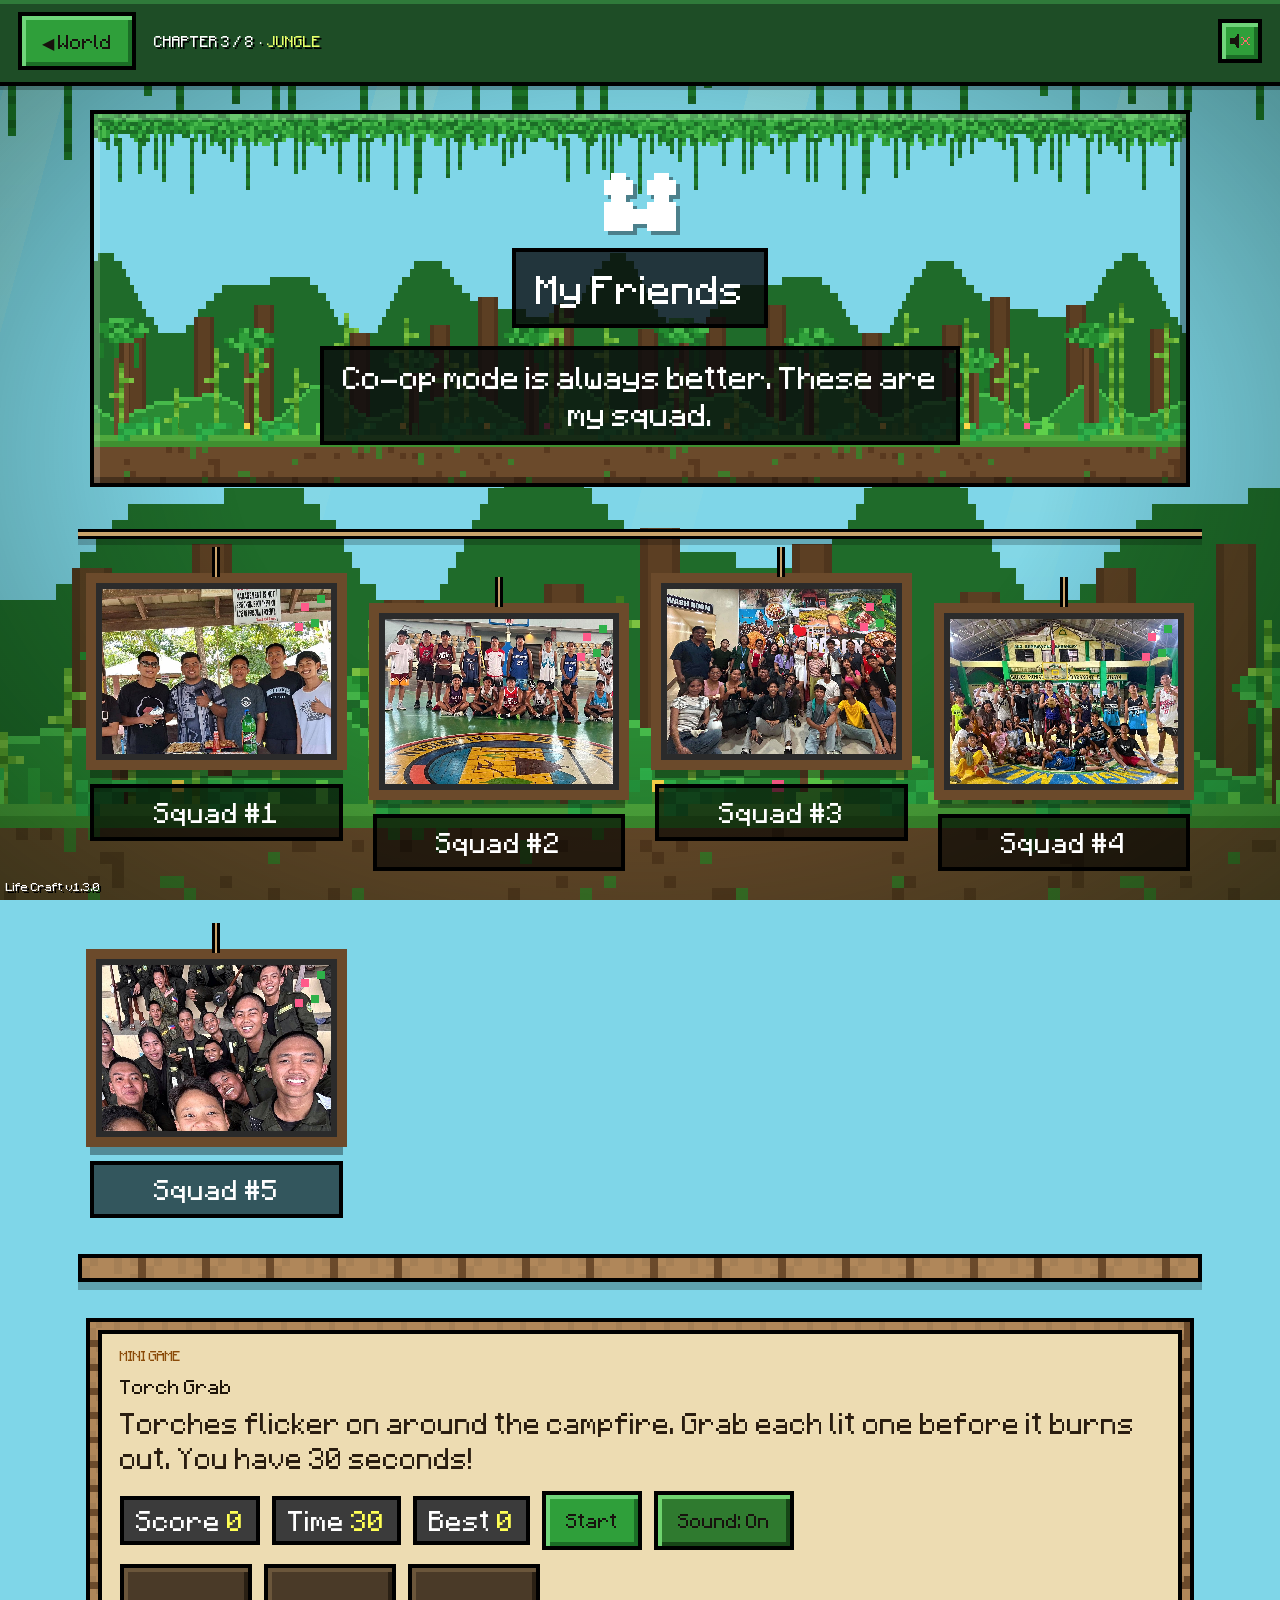
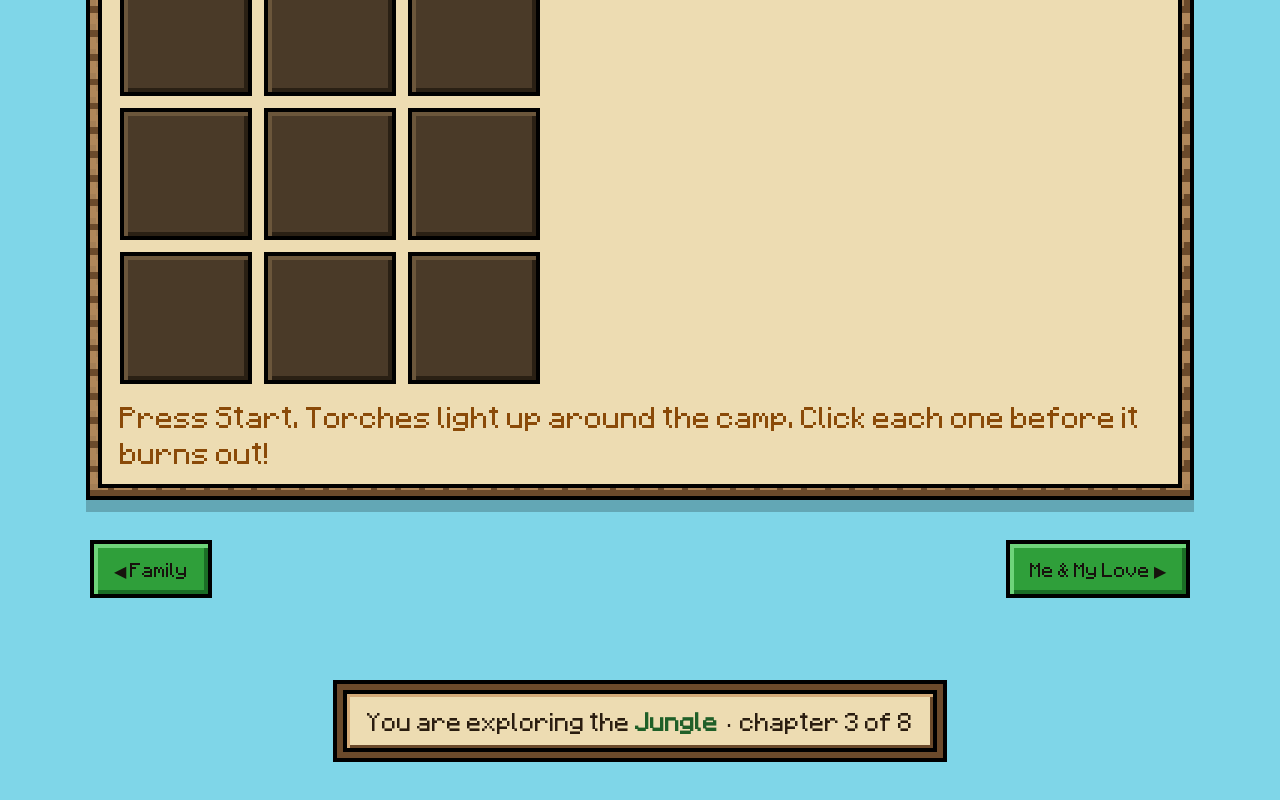
<file: pages/my_friends.html>
<!DOCTYPE html>
<html lang="en">
<head>
  <meta charset="utf-8">
  <meta name="viewport" content="width=device-width, initial-scale=1">
  <title>My Friends · Life Craft</title>
  <link rel="stylesheet" href="../css/style.css">
  <link rel="stylesheet" href="../css/biomes.css">
  <link rel="stylesheet" href="../css/scene.css">
  <link rel="stylesheet" href="../css/world-objects.css">
  <link rel="stylesheet" href="../css/features.css">
  <script src="../js/transition.js"></script>
</head>
<body data-biome="jungle" data-sway data-hang style="--c:#2f9f3a; --c2:#238a2f;">
  <div class="scene" aria-hidden="true">
    <div class="layer layer-sky"></div>
    <div class="layer layer-ceil"></div>
    <div class="layer layer-far" data-speed=".25"></div>
    <div class="layer layer-mid" data-speed=".55"></div>
    <div class="layer layer-near" data-speed="1"></div>
    <div class="layer-fx"></div>
  </div>
  <a class="skip" href="#main">Skip to content</a>

  <header class="topbar">
    <a class="mc-btn" data-morph data-biome="plains" data-world="the Plains" href="welcome.html" style="--c:#5d9b3a; --c2:#4a7f2d;">&#9664;&#xFE0E; World</a>
    <span class="topbar-title">CHAPTER 3 / 8 &middot; <span class="biome">JUNGLE</span></span>
  </header>

  <main id="main" class="wrap">
    <section class="hero">
      <span class="hero-icon" aria-hidden="true"><i class="px px-friends"></i></span>
      <h1>My Friends</h1>
      <p>Co-op mode is always better. These are my squad.</p>
    </section>

    <section class="gallery">
      <figure class="photo">
        <div class="frame"><img src="../img/My%20Friends/1.jpg" alt="Friends photo 1" loading="lazy" decoding="async"><div class="ph"></div></div>
        <figcaption>Squad #1</figcaption>
      </figure>
      <figure class="photo">
        <div class="frame"><img src="../img/My%20Friends/2.jpg" alt="Friends photo 2" loading="lazy" decoding="async"><div class="ph"></div></div>
        <figcaption>Squad #2</figcaption>
      </figure>
      <figure class="photo">
        <div class="frame"><img src="../img/My%20Friends/3.jpg" alt="Friends photo 3" loading="lazy" decoding="async"><div class="ph"></div></div>
        <figcaption>Squad #3</figcaption>
      </figure>
      <figure class="photo">
        <div class="frame"><img src="../img/My%20Friends/4.jpg" alt="Friends photo 4" loading="lazy" decoding="async"><div class="ph"></div></div>
        <figcaption>Squad #4</figcaption>
      </figure>
      <figure class="photo">
        <div class="frame"><img src="../img/My%20Friends/5.jpg" alt="Friends photo 5" loading="lazy" decoding="async"><div class="ph"></div></div>
        <figcaption>Squad #5</figcaption>
      </figure>
    </section>

    <section class="panel game" data-game="torches" aria-labelledby="game-title">
      <div class="game-tag">MINI GAME</div>
      <h2 id="game-title">Torch Grab</h2>
      <p class="game-sub">Torches flicker on around the campfire. Grab each lit one before it burns out. You have 30 seconds!</p>
      <div class="game-ui"></div>
      <noscript><p class="game-sub">Turn on JavaScript to play this game.</p></noscript>
    </section>

    <nav class="pager">
      <a class="mc-btn" data-morph data-biome="lush" data-world="the Lush Caves" href="family_relatives.html" style="--c:#6b8e3a; --c2:#58792e;">&#9664;&#xFE0E; Family</a>
      <a class="mc-btn" data-morph data-biome="ocean" data-world="the Warm Ocean" href="me_and_my_love.html" style="--c:#1fa3c9; --c2:#1a8fb2;">Me &amp; My Love &#9654;&#xFE0E;</a>
    </nav>
  </main>

  <footer class="foot">You are exploring the <b>Jungle</b> &middot; chapter 3 of 8</footer>

  <p class="title-ver">Life Craft v1.3.0</p>

  <script src="../js/scene.js"></script>
  <script src="../js/lightbox.js"></script>
  <script src="../js/games.js"></script>
  <script src="../js/sound.js"></script>
  <script src="../js/advancements.js"></script>
</body>
</html>
</file>
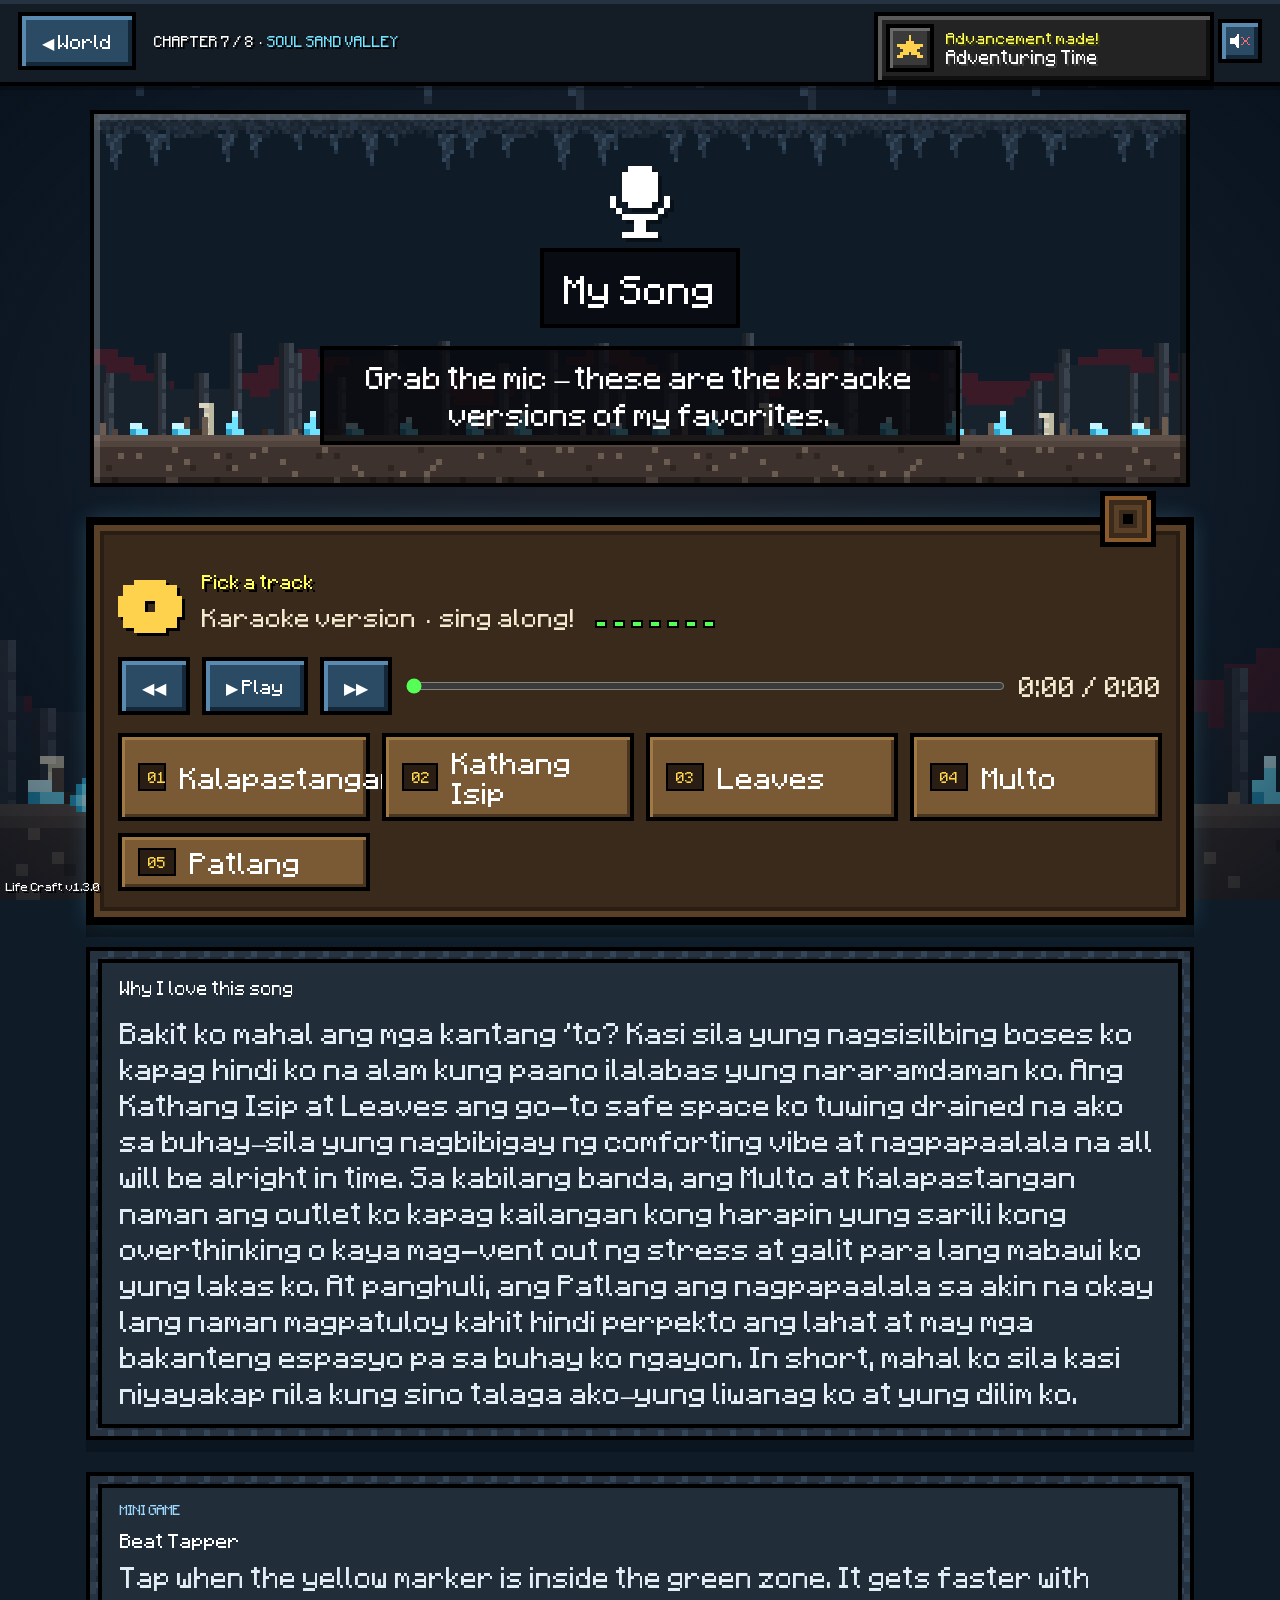
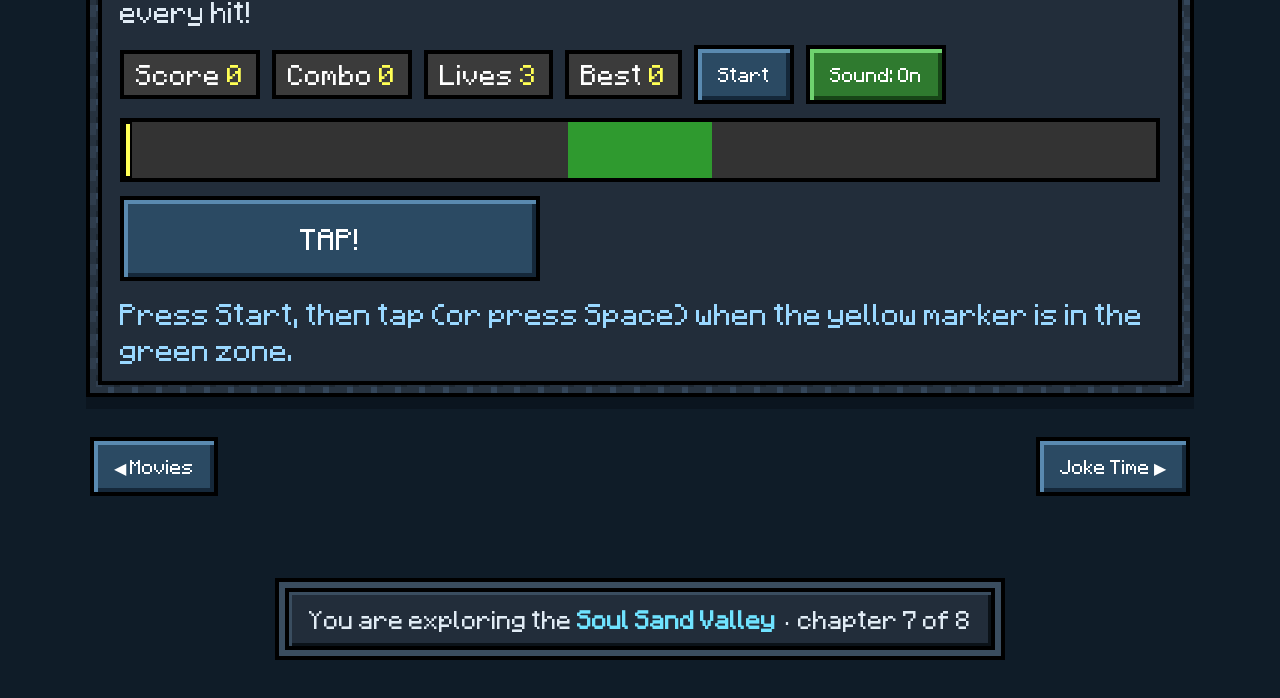
<file: pages/my_song.html>
<!DOCTYPE html>
<html lang="en">
<head>
  <meta charset="utf-8">
  <meta name="viewport" content="width=device-width, initial-scale=1">
  <title>My Song · Life Craft</title>
  <link rel="stylesheet" href="../css/style.css">
  <link rel="stylesheet" href="../css/biomes.css">
  <link rel="stylesheet" href="../css/scene.css">
  <link rel="stylesheet" href="../css/world-objects.css">
  <link rel="stylesheet" href="../css/features.css">
  <script src="../js/transition.js"></script>
</head>
<body data-biome="soul" style="--c:#2b4a63; --c2:#1e3550;">
  <div class="scene" aria-hidden="true">
    <div class="layer layer-sky"></div>
    <div class="layer layer-ceil"></div>
    <div class="layer layer-far" data-speed=".25"></div>
    <div class="layer layer-mid" data-speed=".55"></div>
    <div class="layer layer-near" data-speed="1"></div>
    <div class="layer-fx"></div>
  </div>
  <a class="skip" href="#main">Skip to content</a>

  <header class="topbar">
    <a class="mc-btn" data-morph data-biome="plains" data-world="the Plains" href="welcome.html" style="--c:#5d9b3a; --c2:#4a7f2d;">&#9664;&#xFE0E; World</a>
    <span class="topbar-title">CHAPTER 7 / 8 &middot; <span class="biome">SOUL SAND VALLEY</span></span>
  </header>

  <main id="main" class="wrap">
    <section class="hero">
      <span class="hero-icon" aria-hidden="true"><i class="px px-mic"></i></span>
      <h1>My Song</h1>
      <p>Grab the mic &mdash; these are the karaoke versions of my favorites.</p>
    </section>

    <section class="panel-dark player" id="player">
      <div class="now">
        <span class="disc" aria-hidden="true"><i class="px px-disc"></i></span>
        <div>
          <h2 id="now-title">Pick a track</h2>
          <small>Karaoke version &middot; sing along!</small>
        </div>
        <div class="eq" aria-hidden="true"><i></i><i></i><i></i><i></i><i></i><i></i><i></i></div>
      </div>

      <audio id="audio" preload="none"></audio>

      <div class="controls">
        <button class="mc-btn" id="prev" aria-label="Previous track">&#9664;&#xFE0E;&#9664;&#xFE0E;</button>
        <button class="mc-btn" id="play" aria-label="Play or pause">&#9654;&#xFE0E; Play</button>
        <button class="mc-btn" id="next" aria-label="Next track">&#9654;&#xFE0E;&#9654;&#xFE0E;</button>
        <input type="range" id="seek" min="0" max="100" value="0" step="0.1" aria-label="Seek">
        <span class="time" id="time">0:00 / 0:00</span>
      </div>

      <div class="tracks" id="tracks">
        <button class="track" data-title="Kalapastangan" data-src="../img/My%20Song/Kalapastangan.mp3"><b>01</b> Kalapastangan</button>
        <button class="track" data-title="Kathang Isip" data-src="../img/My%20Song/Kathang%20Isip.mp3"><b>02</b> Kathang Isip</button>
        <button class="track" data-title="Leaves" data-src="../img/My%20Song/Leaves.mp3"><b>03</b> Leaves</button>
        <button class="track" data-title="Multo" data-src="../img/My%20Song/Multo.mp3"><b>04</b> Multo</button>
        <button class="track" data-title="Patlang" data-src="../img/My%20Song/Patlang.mp3"><b>05</b> Patlang</button>
      </div>
      <p id="audio-msg" style="margin:0;color:#ffd0d0;font-size:21px" hidden>Couldn't load that audio file. Check that it is inside img/My Song/.</p>
    </section>

    <section class="panel why">
      <h2>Why I love this song</h2>
      <p id="why-text">Write your reason in <b>img/My Song/why_i_choose_this_music.txt</b> and it will show up here automatically. (This works when the site is opened from a web server, not by double-clicking the file.)</p>
    </section>

    <section class="panel game" data-game="beat" aria-labelledby="game-title">
      <div class="game-tag">MINI GAME</div>
      <h2 id="game-title">Beat Tapper</h2>
      <p class="game-sub">Tap when the yellow marker is inside the green zone. It gets faster with every hit!</p>
      <div class="game-ui"></div>
      <noscript><p class="game-sub">Turn on JavaScript to play this game.</p></noscript>
    </section>

    <nav class="pager">
      <a class="mc-btn" data-morph data-biome="end" data-world="the End" href="my_favorite_movie.html" style="--c:#4a2a7a; --c2:#2f1a52;">&#9664;&#xFE0E; Movies</a>
      <a class="mc-btn" data-morph data-biome="mushroom" data-world="the Mushroom Fields" href="joke_time.html" style="--c:#b8353a; --c2:#8f2a2e;">Joke Time &#9654;&#xFE0E;</a>
    </nav>
  </main>

  <footer class="foot">You are exploring the <b>Soul Sand Valley</b> &middot; chapter 7 of 8</footer>

  <p class="title-ver">Life Craft v1.3.0</p>

  <script src="../js/scene.js"></script>
  <script src="../js/pages.js"></script>
  <script src="../js/games.js"></script>
  <script src="../js/sound.js"></script>
  <script src="../js/advancements.js"></script>
</body>
</html>
</file>
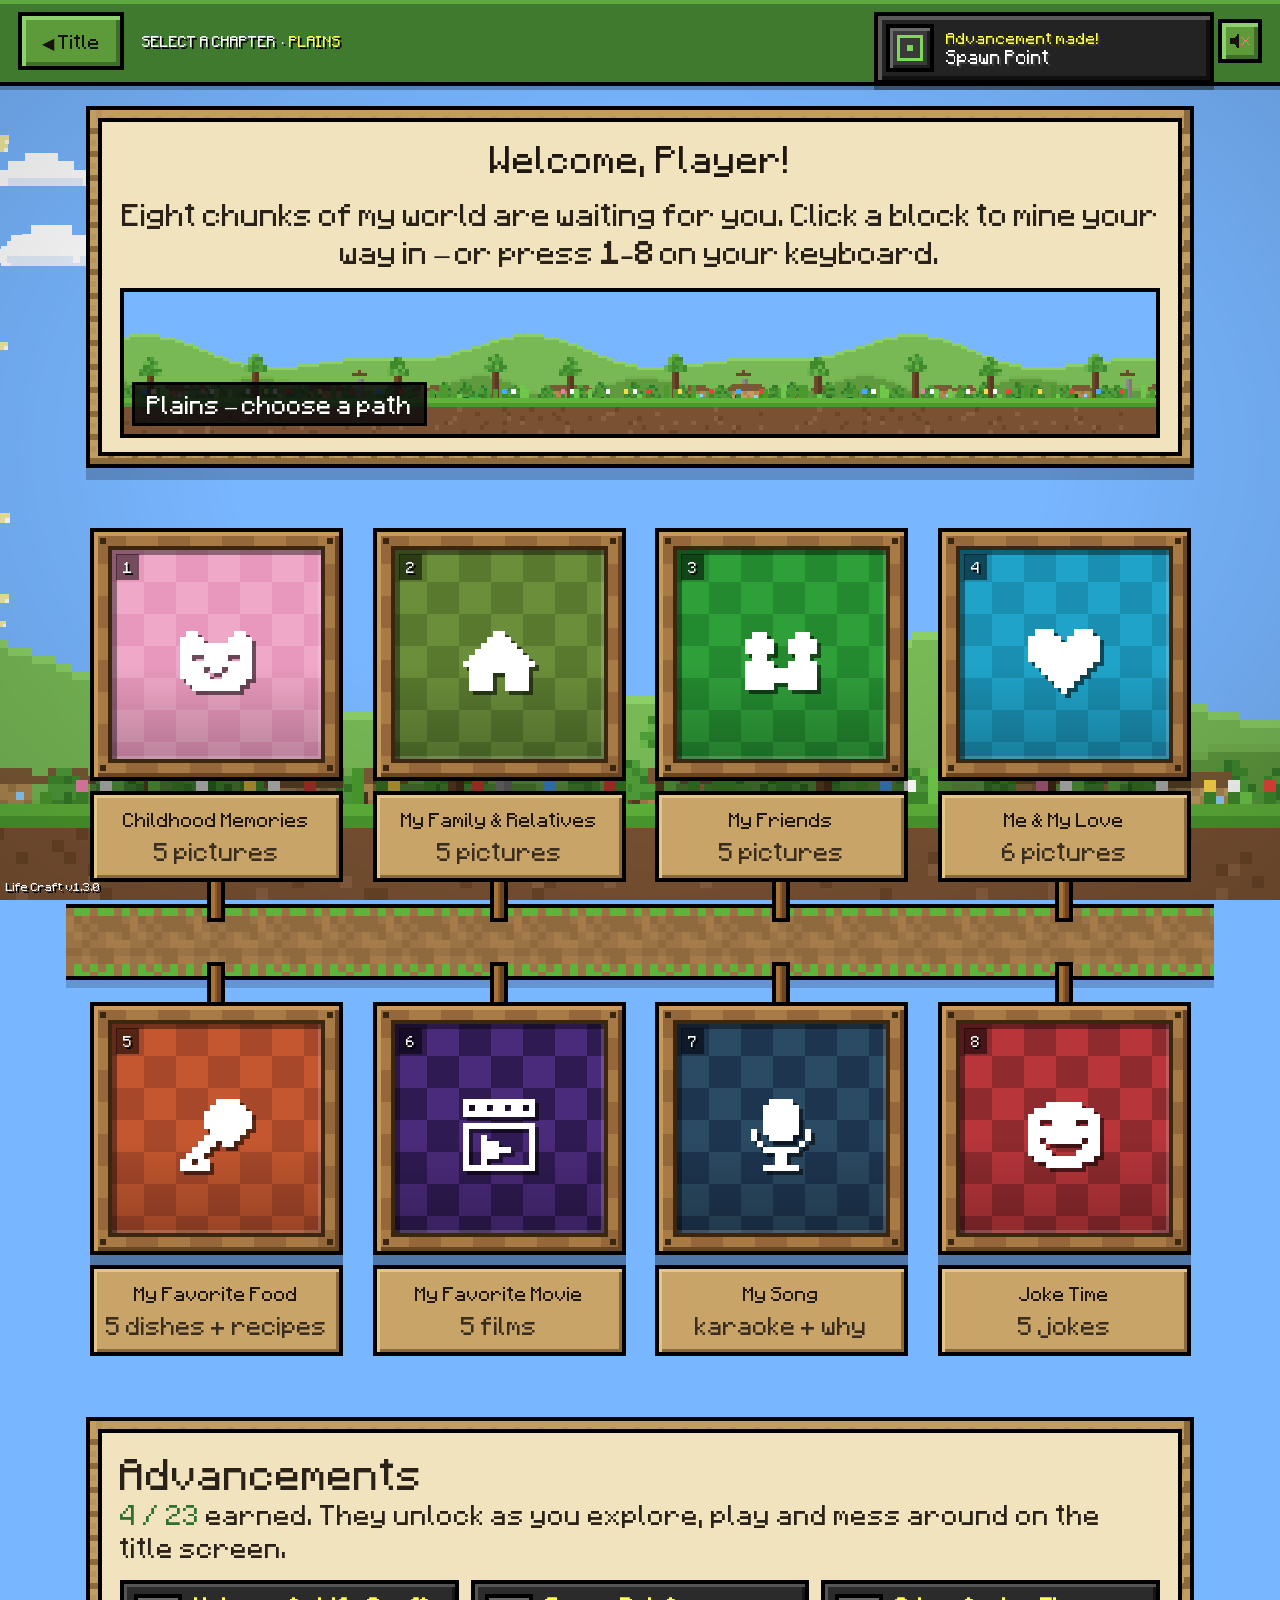
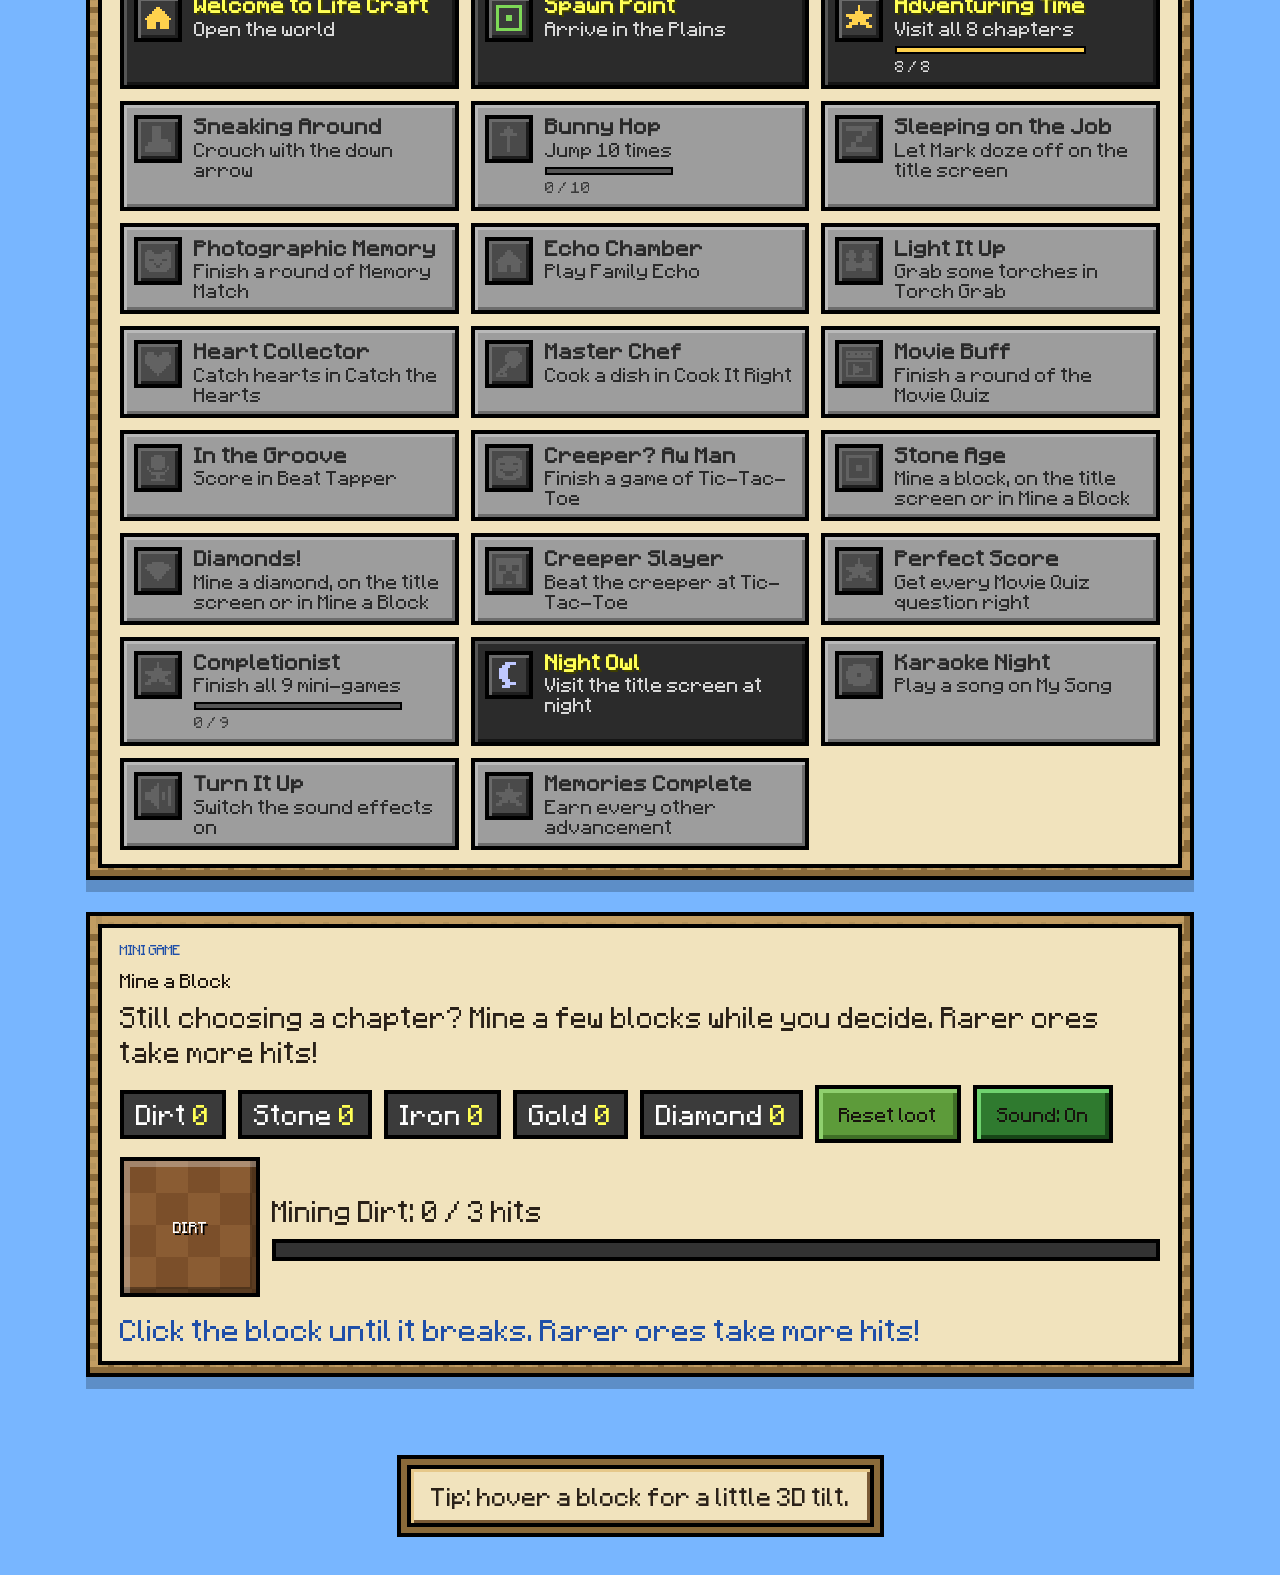
<file: pages/welcome.html>
<!DOCTYPE html>
<html lang="en">
<head>
  <meta charset="utf-8">
  <meta name="viewport" content="width=device-width, initial-scale=1">
  <title>Choose a Chapter · Life Craft</title>
  <link rel="stylesheet" href="../css/style.css">
  <link rel="stylesheet" href="../css/biomes.css">
  <link rel="stylesheet" href="../css/scene.css">
  <link rel="stylesheet" href="../css/world-objects.css">
  <link rel="stylesheet" href="../css/features.css">
  <script src="../js/transition.js"></script>
</head>
<body data-biome="plains" style="--c:#5d9b3a; --c2:#4a7f2d;">
  <div class="scene" aria-hidden="true">
    <div class="layer layer-sky"></div>
    <div class="layer layer-ceil"></div>
    <div class="layer layer-far" data-speed=".25"></div>
    <div class="layer layer-mid" data-speed=".55"></div>
    <div class="layer layer-near" data-speed="1"></div>
    <div class="layer-fx"></div>
  </div>
  <a class="skip" href="#main">Skip to content</a>

  <header class="topbar">
    <a class="mc-btn" data-morph data-biome="title" data-world="the Overworld" href="../index.html" style="--c:#78b6ff; --c2:#5fa6ff;">&#9664;&#xFE0E; Title</a>
    <span class="topbar-title">SELECT A CHAPTER &middot; <span class="biome">PLAINS</span></span>
    <span class="nametag" title="Player name"><span class="nametag-text">renren</span></span>
  </header>

  <main id="main" class="wrap">
    <section class="panel hub-head">
      <h1>Welcome, Player!</h1>
      <p>Eight chunks of my world are waiting for you. Click a block to mine your way in &mdash; or press <b>1&ndash;8</b> on your keyboard.</p>
      <div class="pv diorama dio-plains" id="pv" role="img" aria-label="Preview of the biome you are looking toward"><span class="pv-label" id="pv-label" aria-live="polite">Plains &mdash; choose a path</span></div>
    </section>

    <nav class="grid" aria-label="Chapters">
      <a class="block" data-morph data-biome="cherry" data-world="the Cherry Grove" href="childhood_memories.html" style="--c:#f0a8c8; --c2:#e898bc;">
        <div class="face"><span class="num">1</span><span class="icon" aria-hidden="true"><i class="px px-bear"></i></span></div>
        <div class="label"><strong>Childhood Memories</strong><small>5 pictures</small></div>
      </a>
      <a class="block" data-morph data-biome="lush" data-world="the Lush Caves" href="family_relatives.html" style="--c:#6b8e3a; --c2:#58792e;">
        <div class="face"><span class="num">2</span><span class="icon" aria-hidden="true"><i class="px px-house"></i></span></div>
        <div class="label"><strong>My Family &amp; Relatives</strong><small>5 pictures</small></div>
      </a>
      <a class="block" data-morph data-biome="jungle" data-world="the Jungle" href="my_friends.html" style="--c:#2f9f3a; --c2:#238a2f;">
        <div class="face"><span class="num">3</span><span class="icon" aria-hidden="true"><i class="px px-friends"></i></span></div>
        <div class="label"><strong>My Friends</strong><small>5 pictures</small></div>
      </a>
      <a class="block" data-morph data-biome="ocean" data-world="the Warm Ocean" href="me_and_my_love.html" style="--c:#1fa3c9; --c2:#1a8fb2;">
        <div class="face"><span class="num">4</span><span class="icon" aria-hidden="true"><i class="px px-heart"></i></span></div>
        <div class="label"><strong>Me &amp; My Love</strong><small>6 pictures</small></div>
      </a>
      <a class="block" data-morph data-biome="badlands" data-world="the Badlands" href="my_favorite_food.html" style="--c:#c4572f; --c2:#a8482a;">
        <div class="face"><span class="num">5</span><span class="icon" aria-hidden="true"><i class="px px-meat"></i></span></div>
        <div class="label"><strong>My Favorite Food</strong><small>5 dishes + recipes</small></div>
      </a>
      <a class="block" data-morph data-biome="end" data-world="the End" href="my_favorite_movie.html" style="--c:#4a2a7a; --c2:#2f1a52;">
        <div class="face"><span class="num">6</span><span class="icon" aria-hidden="true"><i class="px px-film"></i></span></div>
        <div class="label"><strong>My Favorite Movie</strong><small>5 films</small></div>
      </a>
      <a class="block" data-morph data-biome="soul" data-world="Soul Sand Valley" href="my_song.html" style="--c:#2b4a63; --c2:#1e3550;">
        <div class="face"><span class="num">7</span><span class="icon" aria-hidden="true"><i class="px px-mic"></i></span></div>
        <div class="label"><strong>My Song</strong><small>karaoke + why</small></div>
      </a>
      <a class="block" data-morph data-biome="mushroom" data-world="the Mushroom Fields" href="joke_time.html" style="--c:#b8353a; --c2:#8f2a2e;">
        <div class="face"><span class="num">8</span><span class="icon" aria-hidden="true"><i class="px px-laugh"></i></span></div>
        <div class="label"><strong>Joke Time</strong><small>5 jokes</small></div>
      </a>
    </nav>

    <section class="panel adv" id="adv" aria-labelledby="adv-title">
      <h2 id="adv-title">Advancements</h2>
      <p class="adv-sub"><b id="adv-count">0 / 0</b> earned. They unlock as you explore, play and mess around on the title screen.</p>
      <ul class="adv-grid" id="adv-grid"></ul>
      <noscript><p class="adv-sub">Turn on JavaScript to see your advancements.</p></noscript>
    </section>

    <section class="panel game" data-game="mine" aria-labelledby="game-title">
      <div class="game-tag">MINI GAME</div>
      <h2 id="game-title">Mine a Block</h2>
      <p class="game-sub">Still choosing a chapter? Mine a few blocks while you decide. Rarer ores take more hits!</p>
      <div class="game-ui"></div>
      <noscript><p class="game-sub">Turn on JavaScript to play this game.</p></noscript>
    </section>
  </main>

  <p class="foot">Tip: hover a block for a little 3D tilt.</p>

  <p class="title-ver">Life Craft v1.3.0</p>

  <script src="../js/scene.js"></script>
  <script src="../js/home.js"></script>
  <script src="../js/games.js"></script>
  <script src="../js/sound.js"></script>
  <script src="../js/advancements.js"></script>
</body>
</html>
</file>
<file: css/style.css>
/* ==========================================================
   LIFE CRAFT — Minecraft-themed memory book
   ========================================================== */

@font-face {
  font-family: 'Minecraft';
  src: url('../assets/fonts/minecraft.woff2') format('woff2');
  font-display: swap;
}

:root {
  --font-title: 'Minecraft', 'Courier New', monospace;
  --font-body: 'Minecraft', 'Courier New', monospace;
  --c: #5d9b3a;
  --c2: #4a7f2d;
  --gui: #c6c6c6;
  --stone: #7d7d7d;
  --icon-lg: 72px;
  --ground-h: max(24vh, 150px);
}

*, *::before, *::after { box-sizing: border-box; }

html { image-rendering: pixelated; scroll-behavior: smooth; }

body {
  margin: 0;
  min-height: 100vh;
  min-height: 100dvh;
  font-family: var(--font-body);
  font-size: 23px;
  line-height: 1.5;
  color: #fff;
  background:
    conic-gradient(#8a5c33 25%, #7b4f2a 0 50%, #8a5c33 0 75%, #7b4f2a 0) 0 0 / 64px 64px;
}

body::before {            /* dark vignette over the dirt */
  content: '';
  position: fixed; inset: 0; z-index: -1;
  background: radial-gradient(ellipse at center, rgba(0,0,0,.05), rgba(0,0,0,.65));
}

h1, h2, h3 { font-family: var(--font-title); font-weight: 400; line-height: 1.5; margin: 0; }
img { max-width: 100%; display: block; }
a { color: inherit; }

/* Visible keyboard focus everywhere */
:focus-visible { outline: 4px solid #ffff55; outline-offset: 4px; }
.title-body :focus-visible { outline-color: #1b1b1b; }
a, button, summary { touch-action: manipulation; }

/* ---------- Buttons & panels ---------- */
.mc-btn {
  display: inline-block;
  font-family: var(--font-title);
  font-size: 16px;
  line-height: 1.4;
  color: #fff;
  text-decoration: none;
  text-shadow: 2px 2px 0 #3f3f3f;
  text-align: center;
  padding: 14px 20px;
  cursor: pointer;
  background: var(--stone);
  border: 4px solid #000;
  box-shadow: inset 4px 4px 0 #b8b8b8, inset -4px -4px 0 #4a4a4a;
  transition: transform .1s;
}
.mc-btn:hover, .mc-btn:focus-visible {
  background: #6f7fc4;
  box-shadow: inset 4px 4px 0 #a3b0ee, inset -4px -4px 0 #3c477f;
}
.mc-btn:active { transform: translateY(3px); }
.mc-btn.big { font-size: 24px; padding: 22px 48px; }
.mc-btn[disabled] { opacity: .45; cursor: not-allowed; }

.panel {
  background: var(--gui);
  color: #2a2a2a;
  border: 4px solid #000;
  box-shadow: inset 4px 4px 0 #fff, inset -4px -4px 0 #555;
  padding: 22px 24px;
}
.panel-dark {
  background: rgba(0, 0, 0, .62);
  border: 4px solid #000;
  box-shadow: inset 4px 4px 0 rgba(255,255,255,.14), inset -4px -4px 0 rgba(0,0,0,.4);
  padding: 22px 24px;
}

/* ==========================================================
   TITLE SCREEN (index.html)
   ========================================================== */
.title-body { background: #78b4ff; overflow: hidden; }
.title-body::before { display: none; }

.sky {
  position: fixed; inset: 0; z-index: 0;
  background: linear-gradient(#5fa0ff 0%, #a9d4ff 70%, #d6ecff 100%);
}
.cloud {
  position: absolute; width: 96px; height: 32px; background: #fff;
  box-shadow: 32px -32px 0 #fff, 64px -16px 0 #fff, 96px 0 0 #fff, 128px 0 0 #fff, 0 0 0 0 #fff;
  opacity: .92;
  left: 0; animation: drift linear infinite; will-change: transform;
}
.cloud.c1 { top: 12%; animation-duration: 90s; }
.cloud.c2 { top: 26%; animation-duration: 140s; animation-delay: -60s; --s: 1.4; }
.cloud.c3 { top: 8%;  animation-duration: 110s; animation-delay: -30s; --s: .8; }
@keyframes drift {
  from { transform: translateX(-300px) scale(var(--s, 1)); }
  to   { transform: translateX(110vw) scale(var(--s, 1)); }
}

.ground {
  position: absolute; left: 0; right: 0; bottom: 0; height: var(--ground-h);
  background:
    linear-gradient(#5d9b3a 0 28px, #3f6f26 28px 36px, transparent 36px),
    conic-gradient(#8a5c33 25%, #7b4f2a 0 50%, #8a5c33 0 75%, #7b4f2a 0) 0 0 / 64px 64px;
  border-top: 4px solid #000;
}

.title-main {
  position: relative; z-index: 2;
  min-height: 100vh;
  min-height: 100dvh;
  display: flex; flex-direction: column; align-items: center; justify-content: center;
  gap: 18px; padding: 24px 24px calc(var(--ground-h) + 16px); text-align: center;
}
.logo {
  display: flex; flex-direction: column; align-items: center;
  font-size: clamp(34px, 9vw, 92px);
  letter-spacing: 4px; color: #c9c9c9;
  text-shadow: 4px 4px 0 #3b3b3b, 8px 8px 0 #000, -2px -2px 0 #000, 2px -2px 0 #000, -2px 2px 0 #000;
  animation: bob 3s ease-in-out infinite;
}
@keyframes bob { 50% { transform: translateY(-8px); } }
.edition {
  font-family: var(--font-title); font-size: clamp(10px, 2vw, 16px);
  color: #fff; text-shadow: 3px 3px 0 #000; margin: 0;
}
.splash {
  font-family: var(--font-title); font-size: clamp(11px, 2vw, 16px);
  color: #ffff55; text-shadow: 3px 3px 0 #3f3f15;
  transform: rotate(-6deg); margin: 4px 0 18px;
  animation: pulse .6s ease-in-out infinite alternate;
}
@keyframes pulse { to { transform: rotate(-6deg) scale(1.1); } }
.hint { font-size: 20px; color: #1c3d66; margin: 8px 0 0; text-shadow: 1px 1px 0 rgba(255,255,255,.6); }
.title-ver {
  position: fixed; left: 6px; bottom: 6px; z-index: 4; margin: 0;
  font-family: var(--font-title); font-size: 10px; color: #fff;
  text-shadow: 2px 2px 0 #000; pointer-events: none;
}

/* ==========================================================
   HUB (welcome.html)
   ========================================================== */
.wrap { width: min(1100px, 100% - 32px); margin: 0 auto; padding: 24px 0 56px; }

.topbar {
  position: sticky; top: 0; z-index: 50;
  display: flex; align-items: center; gap: 18px;
  padding: 12px 18px;
  background: #3b3b3b; border-bottom: 4px solid #000;
  box-shadow: inset 0 4px 0 #5a5a5a;
}
.topbar-title { font-family: var(--font-title); font-size: 12px; color: #ddd; text-shadow: 2px 2px 0 #000; }

/* In-game Minecraft name tag: white text with a drop shadow on a translucent dark box */
.nametag {
  margin-left: auto; padding: 4px 8px;
  background: rgba(0, 0, 0, .35);
}
.nametag-text { font-family: var(--font-title); font-size: 16px; color: #fff; text-shadow: 2px 2px 0 #3f3f3f; }

.hub-head { margin-bottom: 30px; text-align: center; }
.hub-head h1 { font-size: clamp(18px, 4vw, 30px); color: #2a2a2a; margin-bottom: 14px; }
.hub-head p { margin: 0; font-size: 25px; }
.hub-head b { white-space: nowrap; }

.grid { display: grid; grid-template-columns: repeat(4, 1fr); gap: 30px; }

.block {
  display: block; text-decoration: none; color: #fff; position: relative;
  transform: perspective(700px) rotateX(var(--rx, 0deg)) rotateY(var(--ry, 0deg)) translateY(var(--ty, 0px));
  transition: transform .15s ease-out;
}
.block:hover, .block:focus-visible { --ty: -8px; }
/* Minecraft item frame: oak-wood border around a recessed backing that
   holds the chapter icon like an item. The backing keeps the chapter colour. */
.block .face {
  position: relative; overflow: hidden;
  aspect-ratio: 1; display: grid; place-items: center;
  border: 4px solid #000;
  background: conic-gradient(#a87a45 25%, #94683a 0 50%, #a87a45 0 75%, #94683a 0) 0 0 / 64px 64px;
  box-shadow: inset 4px 4px 0 #c99a5e, inset -4px -4px 0 #6b4521, 0 10px 0 rgba(0,0,0,.35);
}
.block .face::before {          /* the recessed backing inside the wooden frame */
  content: ''; position: absolute; inset: 14px;
  border: 4px solid #3b2610;
  background:
    linear-gradient(transparent 55%, rgba(0,0,0,.22)),
    conic-gradient(var(--c) 25%, var(--c2) 0 50%, var(--c) 0 75%, var(--c2) 0) 0 0 / 64px 64px;
  box-shadow: inset 5px 5px 0 rgba(0,0,0,.4), inset -3px -3px 0 rgba(255,255,255,.18);
}
.block .face::after {           /* corner pegs where the frame meets the wall */
  content: ''; position: absolute; inset: 0; pointer-events: none;
  background:
    linear-gradient(#3b2610, #3b2610) 6px 6px / 6px 6px no-repeat,
    linear-gradient(#3b2610, #3b2610) calc(100% - 6px) 6px / 6px 6px no-repeat,
    linear-gradient(#3b2610, #3b2610) 6px calc(100% - 6px) / 6px 6px no-repeat,
    linear-gradient(#3b2610, #3b2610) calc(100% - 6px) calc(100% - 6px) / 6px 6px no-repeat;
}
.block .icon { font-size: var(--icon-lg); z-index: 1; filter: drop-shadow(4px 4px 0 rgba(0,0,0,.55)); transition: transform .2s; }
.block:hover .icon, .block:focus-visible .icon { transform: scale(1.22) rotate(-7deg); }
.block .num {
  position: absolute; top: 22px; left: 22px; z-index: 2;
  font-family: var(--font-title); font-size: 12px; text-shadow: 2px 2px 0 #000;
  background: rgba(0,0,0,.5); padding: 4px 7px;
}
.block .label {
  margin-top: 10px; padding: 12px 10px; text-align: center;
  background: #3b3b3b; border: 4px solid #000;
  box-shadow: inset 3px 3px 0 #5a5a5a, inset -3px -3px 0 #222;
}
.block .label strong { display: block; font-family: var(--font-title); font-weight: 400; font-size: 16px; line-height: 1.6; text-shadow: 2px 2px 0 #000; }
.block .label small { display: block; font-size: 20px; color: #e2e2e2; margin-top: 4px; }
.block:hover .label, .block:focus-visible .label { background: #4b5688; }

.foot { text-align: center; font-size: 20px; color: #ddd; padding: 24px 12px 40px; text-shadow: 2px 2px 0 #000; }

/* ==========================================================
   SUB PAGES
   ========================================================== */
.hero {
  text-align: center; padding: 38px 20px; margin-bottom: 34px;
  border: 4px solid #000;
  background: conic-gradient(var(--c) 25%, var(--c2) 0 50%, var(--c) 0 75%, var(--c2) 0) 0 0 / 64px 64px;
  box-shadow: inset 6px 6px 0 rgba(255,255,255,.28), inset -6px -6px 0 rgba(0,0,0,.32);
}
.hero-icon { font-size: var(--icon-lg); display: block; filter: drop-shadow(4px 4px 0 rgba(0,0,0,.4)); margin-bottom: 10px; }
.hero h1 { display: inline-block; font-size: clamp(16px, 4.2vw, 32px); padding: 12px 20px;
  background: rgba(0,0,0,.6); border: 4px solid #000; }
.hero p { margin: 18px auto 0; max-width: 640px; width: fit-content; padding: 8px 16px; font-size: 25px;
  background: rgba(0,0,0,.6); border: 4px solid #000; }

.pager { display: flex; justify-content: space-between; gap: 14px; margin-top: 44px; flex-wrap: wrap; }
.pager .spacer { flex: 1; }

/* ---------- Photo gallery ---------- */
.gallery { display: grid; grid-template-columns: repeat(auto-fit, minmax(250px, 1fr)); gap: 30px; }
.photo { margin: 0; }
.photo .frame {
  position: relative; aspect-ratio: 4 / 3; overflow: hidden; cursor: zoom-in;
  background: #2b2b2b; border: 4px solid #000;
  outline: 10px solid #8b5a2b; outline-offset: -6px;
  box-shadow: 0 0 0 4px #000, 0 12px 0 rgba(0,0,0,.35);
  transition: transform .15s;
}
.photo .frame:hover { transform: translateY(-5px) rotate(-.6deg); }
.photo img { width: 100%; height: 100%; object-fit: cover; object-position: top center; padding: 8px; }
.photo figcaption {
  margin-top: 18px; padding: 8px 12px; text-align: center; font-size: 22px;
  background: rgba(0,0,0,.6); border: 4px solid #000;
}
.photo .ph { display: none; }
.photo.is-missing img { display: none; }
.photo.is-missing .frame { cursor: default; }
.photo.is-missing .ph {
  display: grid; place-items: center; height: 100%; padding: 18px; text-align: center;
  font-family: var(--font-title); font-size: 12px; line-height: 1.9; color: #e2e2e2; overflow-wrap: anywhere;
  background: conic-gradient(#6a6a6a 25%, #5c5c5c 0 50%, #6a6a6a 0 75%, #5c5c5c 0) 0 0 / 64px 64px;
}

/* ---------- Lightbox ---------- */
.lb {
  position: fixed; inset: 0; z-index: 9000; display: none;
  align-items: center; justify-content: center; flex-direction: column; gap: 16px;
  background: rgba(0,0,0,.88); padding: 20px;
}
.lb.open { display: flex; }
.lb img { max-width: min(92vw, 1100px); max-height: 74vh; object-fit: contain; border: 4px solid #000; outline: 6px solid #8b5a2b; background: #222; }
.lb-cap { font-size: 24px; text-align: center; }
.lb-bar { display: flex; gap: 12px; flex-wrap: wrap; justify-content: center; }

/* ---------- Food ---------- */
.dishes { display: grid; gap: 28px; }
.dish { padding: 0; overflow: hidden; }
.dish summary {
  display: grid; grid-template-columns: 180px 1fr; gap: 20px; align-items: center;
  padding: 16px; cursor: pointer; list-style: none; color: #2a2a2a;
}
.dish summary::-webkit-details-marker { display: none; }
.dish summary img, .dish .thumb-ph { width: 180px; height: 130px; object-fit: cover; border: 4px solid #000; background: #555; }
.dish summary h2 { font-size: 15px; margin-bottom: 8px; color: #222; }
.dish summary span { font-size: 22px; color: #333; }
.dish summary span::after { content: '▼ open recipe'; display: block; margin-top: 8px; font-family: var(--font-title); font-size: 12px; color: #1c3f9e; }
.dish[open] summary span::after { content: '▲ close'; }
.dish .recipe {
  display: grid; grid-template-columns: 1fr 1.5fr; gap: 26px;
  padding: 8px 24px 26px; color: #2a2a2a; border-top: 4px solid #8b8b8b;
}
.recipe h3 { font-size: 12px; margin: 18px 0 10px; color: #1f5f1f; }
.recipe ul, .recipe ol { margin: 0; padding-left: 26px; font-size: 22px; }
.recipe li { margin-bottom: 6px; }
.recipe .tip { margin-top: 14px; padding: 10px 12px; background: #fff3b0; border: 4px solid #000; font-size: 21px; }

/* ---------- Movies ---------- */
.posters { display: grid; grid-template-columns: repeat(5, 1fr); gap: 18px; margin-bottom: 30px; }
.poster-btn {
  padding: 0; cursor: pointer; font: inherit; color: #fff; background: #2b2b2b;
  border: 4px solid #000; box-shadow: 0 8px 0 rgba(0,0,0,.35);
  transition: transform .15s;
}
.poster-btn:hover { transform: translateY(-6px); }
.poster-btn[aria-pressed="true"] { outline: 6px solid #ffff55; outline-offset: 2px; }
.poster-btn img { width: 100%; aspect-ratio: 2 / 3; object-fit: cover; }
.poster-btn .ph-poster {
  display: none; aspect-ratio: 2 / 3; place-items: center; padding: 10px;
  font-family: var(--font-title); font-size: 10px; line-height: 1.8; overflow-wrap: anywhere;
  background: conic-gradient(#5b2a86 25%, #3f1d61 0 50%, #5b2a86 0 75%, #3f1d61 0) 0 0 / 64px 64px;
}
.poster-btn.is-missing img { display: none; }
.poster-btn.is-missing .ph-poster { display: grid; }
.poster-btn span { display: block; padding: 8px 4px; font-size: 20px; background: #3b3b3b; }

.movie-detail { color: #2a2a2a; }
.movie-detail h2 { font-size: 18px; color: #222; margin-bottom: 6px; }
.movie-detail .meta { font-size: 21px; color: #333; margin: 0 0 18px; }
.movie-cols { display: grid; grid-template-columns: 1.2fr 1fr 1.2fr; gap: 24px; }
.movie-cols h3 { font-size: 12px; color: #1f5f1f; margin-bottom: 10px; }
.movie-cols p, .movie-cols ul { margin: 0; font-size: 22px; }
.movie-cols ul { padding-left: 22px; }
.movie-cols li { margin-bottom: 6px; }
.clip { margin-top: 22px; }
.clip video { width: 100%; max-height: 420px; background: #000; border: 4px solid #000; }
.clip-missing { display: none; font-size: 21px; padding: 12px; background: #fff3b0; border: 4px solid #000; }
.clip.no-clip video { display: none; }
.clip.no-clip .clip-missing { display: block; }

/* ---------- Song ---------- */
.player { display: grid; gap: 18px; }
.now { display: flex; align-items: center; gap: 20px; flex-wrap: wrap; }
.disc { font-size: 64px; color: #ffd24d; filter: drop-shadow(3px 3px 0 #000); animation: spin 3s linear infinite paused; }
.player.playing .disc { animation-play-state: running; }
@keyframes spin { to { transform: rotate(360deg); } }
.now h2 { font-size: 16px; margin-bottom: 6px; color: #ffff55; text-shadow: 3px 3px 0 #000; }
.now small { font-size: 21px; color: #ddd; }
.eq { display: flex; align-items: flex-end; gap: 6px; height: 54px; }
.eq i { width: 12px; height: 8px; background: #55ff55; border: 2px solid #000; }
.player.playing .eq i { animation: eq .6s ease-in-out infinite alternate; }
.eq i:nth-child(2) { animation-delay: -.2s; } .eq i:nth-child(3) { animation-delay: -.4s; }
.eq i:nth-child(4) { animation-delay: -.1s; } .eq i:nth-child(5) { animation-delay: -.3s; }
.eq i:nth-child(6) { animation-delay: -.5s; } .eq i:nth-child(7) { animation-delay: -.15s; }
@keyframes eq { to { height: 54px; } }
.controls { display: flex; align-items: center; gap: 12px; flex-wrap: wrap; }
.controls input[type=range] { flex: 1; min-width: 140px; accent-color: #55ff55; height: 44px; }
.time { font-size: 22px; min-width: 110px; text-align: right; }
.tracks { display: grid; gap: 10px; }
.track {
  display: flex; gap: 14px; align-items: center; min-height: 48px; text-align: left; width: 100%;
  font-family: var(--font-body); font-size: 24px; padding: 10px 16px; color: #fff; cursor: pointer;
  background: #4a4a4a; border: 4px solid #000; box-shadow: inset 3px 3px 0 #777, inset -3px -3px 0 #2a2a2a;
}
.track:hover { background: #5b6aa8; }
.track[aria-current="true"] { background: #2f7a2f; box-shadow: inset 3px 3px 0 #6fd36f, inset -3px -3px 0 #174517; }
.track b { font-family: var(--font-title); font-weight: 400; font-size: 12px; min-width: 28px; }
.why { margin-top: 30px; }
.why h2 { font-size: 15px; color: #222; margin-bottom: 14px; }
.why p { margin: 0; white-space: pre-wrap; font-size: 24px; }

/* ---------- Jokes ---------- */
.jokes { display: grid; gap: 24px; }
.joke { color: #2a2a2a; }
.joke .n { font-family: var(--font-title); font-size: 12px; color: #5c4500; margin-bottom: 10px; }
.joke .q { font-size: 28px; margin: 0 0 14px; }
.joke .a {
  display: none; margin: 16px 0 0; padding: 14px; font-size: 28px;
  background: #fff3b0; border: 4px solid #000; animation: pop .25s steps(4);
}
.joke.shown .a { display: block; }
@keyframes pop { from { transform: scale(.7); opacity: 0; } }

/* ==========================================================
   TELEPORT TRANSITIONS  (built by js/transition.js)
   One overlay per trip, themed for the DESTINATION biome.
   transform / opacity only; pointer-events:none so the page underneath stays usable.
   ========================================================== */
.tp { position: fixed; inset: 0; z-index: 9999; pointer-events: none; overflow: hidden; contain: strict; }
.tp-wash, .tp-fx { position: absolute; inset: 0; }
.tp-wash { background: var(--w, #5d9b3a); will-change: transform, opacity; backface-visibility: hidden; }
.tp.is-out .tp-wash { animation: tp-wash-out var(--dur) var(--ease, cubic-bezier(.5, 0, .3, 1)) both; }
.tp.is-in  .tp-wash { animation: tp-wash-in  var(--dur) var(--ease-in, cubic-bezier(.4, 0, .6, 1)) both; }
.tp.is-in  .tp-fx   { animation: tp-fx-clear var(--dur) linear both; }
.tp.is-cancel .tp-wash, .tp.is-cancel .tp-fx, .tp.is-cancel .tp-label { animation: tp-fade-away .25s ease-out both; }
@keyframes tp-wash-out { from { transform: var(--tf, none); opacity: var(--of, 1); } to { transform: none; opacity: 1; } }
@keyframes tp-wash-in  { from { transform: none; opacity: 1; } to { transform: var(--tf-in, none); opacity: var(--of-in, 0); } }
@keyframes tp-fx-clear { 0%, 35% { opacity: 1; } 100% { opacity: 0; } }
@keyframes tp-fade-away { to { opacity: 0; } }

/* particles: sprites from img/biomes/fx_*.svg */
.tp-fx i {
  position: absolute; left: 0; top: 0; opacity: 0; background-size: 100% 100%; background-repeat: no-repeat;
  image-rendering: pixelated; will-change: transform, opacity;
  animation: var(--pm, tp-fall) var(--pd, 400ms) ease-in-out var(--pl, 0ms) both;
}
@keyframes tp-fall  { 0% { transform: translate3d(0, -12vh, 0) rotate(0); opacity: 0; } 15% { opacity: 1; } 100% { transform: translate3d(var(--dx, 0), 112vh, 0) rotate(var(--rot, 180deg)); opacity: 1; } }
@keyframes tp-rise  { 0% { transform: translate3d(0, 112vh, 0); opacity: 0; } 15% { opacity: 1; } 100% { transform: translate3d(var(--dx, 0), -12vh, 0); opacity: 1; } }
@keyframes tp-sweep { 0% { transform: translate3d(-14vw, 0, 0); opacity: 0; } 15% { opacity: 1; } 100% { transform: translate3d(114vw, var(--dy, 0), 0); opacity: 1; } }
@keyframes tp-pop   { 0% { transform: scale(0); opacity: 0; } 55% { transform: scale(1.3); opacity: 1; } 100% { transform: scale(1); opacity: 1; } }
@keyframes tp-conv  { 0% { transform: translate3d(var(--sx, 30vw), var(--sy, 20vh), 0) scale(1); opacity: 0; } 25% { opacity: 1; } 100% { transform: translate3d(0, 0, 0) scale(.3); opacity: 1; } }

.tp-label { position: absolute; inset: 0; display: grid; place-items: center; opacity: 0; animation: tp-label var(--dur) linear both; }
.tp-label span {
  font-family: var(--font-title); font-size: clamp(11px, 2.4vw, 16px); color: #fff; text-align: center;
  background: rgba(0, 0, 0, .82); border: 4px solid #000; box-shadow: inset 0 0 0 2px rgba(255, 255, 255, .25);
  padding: 10px 16px; text-shadow: 2px 2px 0 #000; max-width: 86vw;
}
@keyframes tp-label { 0%, 30% { opacity: 0; } 55%, 100% { opacity: 1; } }

/* ---- per destination ---- */
.tp-title    { --w: linear-gradient(#4f9bff 0 30%, #78b6ff 30% 60%, #b4d8ff 60%); --tf: translate3d(0, -100%, 0); --tf-in: translate3d(0, 100%, 0); --of-in: 1; }
.tp-plains   { --w: linear-gradient(#78b6ff 0 40%, #7dbd4f 40% 46%, #5d9b3a 46% 76%, #7a5a35 76%); --tf: translate3d(0, 5%, 0); --of: 0; --of-in: 0; }
.tp-cherry   { --w: linear-gradient(#f9d5e6, #ec9bc0); --of: 0; --of-in: 0; }
.tp-lush     { --w: radial-gradient(ellipse at 50% 45%, #3a6a24 0, #1a2c14 45%, #0b130a 100%); --of: 0; --of-in: 0; }
.tp-jungle   { --w: repeating-linear-gradient(90deg, rgba(0, 0, 0, .12) 0 32px, transparent 32px 64px), #1f6a2a;
               --tf: translate3d(0, calc(-100% - 180px), 0); --tf-in: translate3d(0, calc(100% + 180px), 0); --of-in: 1; }
.tp-jungle .tp-wash::after { content: ''; position: absolute; left: 0; right: 0; top: 100%; height: 176px;
  background: url('../img/biomes/jungle_ceil.svg') 0 0 / auto 100% repeat-x; image-rendering: pixelated; }
.tp-ocean    { --w: linear-gradient(#2fa7e0, #1a6fb5 40%, #0f4a8a); --tf: translate3d(0, calc(100% + 24px), 0); --tf-in: translate3d(0, calc(-100% - 24px), 0); --of-in: 1; }
.tp-ocean .tp-wash::before { content: ''; position: absolute; left: 0; right: 0; bottom: 100%; height: 24px;
  background: repeating-linear-gradient(90deg, #cdf6ff 0 32px, transparent 32px 64px) 0 0 / 100% 12px no-repeat,
              repeating-linear-gradient(90deg, transparent 0 32px, #5fd0f0 32px 64px) 0 12px / 100% 12px no-repeat; }
.tp-badlands { --w: linear-gradient(#f0a868 0 25%, #d9824a 25% 50%, #b8562a 50% 75%, #8f3f20 75%);
               --tf: translate3d(-100%, 0, 0); --tf-in: translate3d(100%, 0, 0); --of-in: 1; }
.tp-badlands .tp-wash::after { content: ''; position: absolute; top: 0; bottom: 0; left: 100%; width: 32px;
  background: repeating-linear-gradient(180deg, #8f3f20 0 32px, transparent 32px 64px); }
.tp-end      { --tf: scale(0) rotate(-120deg); --tf-in: scale(0) rotate(120deg); --of: 1; --of-in: 1; --ease: cubic-bezier(.55, 0, .25, 1); --ease-in: cubic-bezier(.45, 0, .45, 1); }
.tp-end .tp-wash { inset: auto; left: 50%; top: 50%; width: 170vmax; height: 170vmax; margin: -85vmax 0 0 -85vmax; border-radius: 50%;
  background: conic-gradient(from 0deg, #0b0614, #3a1d66, #0b0614, #6a3aa8, #0b0614, #3a1d66, #0b0614, #8a5ad0, #0b0614); }
.tp-soul     { --w: radial-gradient(ellipse at 50% 100%, #1e5a8a 0, #0e2a45 40%, #050d18 100%); --tf: translate3d(0, 4%, 0); --of: 0; --of-in: 0; }
.tp-mushroom { --w: radial-gradient(circle at 25% 35%, #fff 0 14px, transparent 15px) 0 0 / 128px 128px,
                    radial-gradient(circle at 75% 75%, #fff 0 10px, transparent 11px) 0 0 / 128px 128px, #b8353a;
               --tf: translate3d(100%, 0, 0); --tf-in: translate3d(-100%, 0, 0); --of-in: 1; --ease: cubic-bezier(.3, 1.2, .5, 1); }
.tp-mushroom .tp-wash { left: -8vw; right: -8vw; }

/* reduced motion: a plain ~160 ms fade, no particles, no label */
.tp-quick .tp-wash { --tf: none; --tf-in: none; --of: 0; --of-in: 0; }
.tp-quick .tp-wash::before, .tp-quick .tp-wash::after { display: none; }
@media (prefers-reduced-motion: reduce) { .tp-fx, .tp-label { display: none; } }

/* ---------- Responsive ---------- */
@media (max-width: 900px) {
  .grid { grid-template-columns: repeat(2, 1fr); gap: 20px; }
  .posters { grid-template-columns: repeat(3, 1fr); }
  .movie-cols, .dish .recipe { grid-template-columns: 1fr; }
}
@media (max-width: 560px) {
  body { font-size: 21px; }
  .dish summary { grid-template-columns: 1fr; }
  .dish summary img { width: 100%; height: 170px; }
  .posters { grid-template-columns: repeat(2, 1fr); }
  .block .icon { font-size: 52px; }
  .block .face::before { inset: 10px; }
  .block .num { top: 16px; left: 16px; }
  .hero-icon { font-size: 56px; }
  .block .label strong { font-size: 13px; }
  .mc-btn { font-size: 13px; padding: 12px 14px; }
  .mc-btn.big { font-size: 18px; padding: 16px 32px; }
  .title-main { gap: 12px; padding-left: 16px; padding-right: 16px; }
  .logo { font-size: clamp(28px, 11vw, 56px); letter-spacing: 2px; }
  .edition { font-size: clamp(9px, 2.8vw, 14px); }
  .splash { font-size: clamp(10px, 2.8vw, 14px); }
}

@media (prefers-reduced-motion: reduce) {
  html { scroll-behavior: auto; }
  *, *::before, *::after { animation: none !important; transition: none !important; }
}


/* ==========================================================
   PIXEL ICONS (CSS masks - SVG, no emoji; colour = currentColor)
   ========================================================== */
.px {
  display: inline-block; width: 1em; height: 1em; vertical-align: middle;
  background: currentColor;
  -webkit-mask: var(--m) center / contain no-repeat;
          mask: var(--m) center / contain no-repeat;
}
.icon, .hero-icon, .disc { line-height: 1; }
.px-bear { --m: url("data:image/svg+xml,%3Csvg%20xmlns%3D%27http%3A%2F%2Fwww.w3.org%2F2000%2Fsvg%27%20viewBox%3D%270%200%2012%2010%27%20shape-rendering%3D%27crispEdges%27%3E%3Cpath%20d%3D%27M1%200h2v1h-2zM9%200h2v1h-2zM0%201h4v1h-4zM8%201h4v1h-4zM0%202h12v1h-12zM0%203h12v1h-12zM0%204h2v1h-2zM4%204h4v1h-4zM10%204h2v1h-2zM0%205h12v1h-12zM0%206h4v1h-4zM5%206h2v1h-2zM8%206h4v1h-4zM0%207h5v1h-5zM7%207h5v1h-5zM1%208h10v1h-10zM2%209h8v1h-8z%27%2F%3E%3C%2Fsvg%3E"); }
.px-house { --m: url("data:image/svg+xml,%3Csvg%20xmlns%3D%27http%3A%2F%2Fwww.w3.org%2F2000%2Fsvg%27%20viewBox%3D%270%200%2012%2010%27%20shape-rendering%3D%27crispEdges%27%3E%3Cpath%20d%3D%27M5%200h2v1h-2zM4%201h4v1h-4zM3%202h6v1h-6zM2%203h8v1h-8zM1%204h10v1h-10zM0%205h12v1h-12zM1%206h10v1h-10zM1%207h4v1h-4zM7%207h4v1h-4zM1%208h4v1h-4zM7%208h4v1h-4zM1%209h4v1h-4zM7%209h4v1h-4z%27%2F%3E%3C%2Fsvg%3E"); }
.px-friends { --m: url("data:image/svg+xml,%3Csvg%20xmlns%3D%27http%3A%2F%2Fwww.w3.org%2F2000%2Fsvg%27%20viewBox%3D%270%200%2010%208%27%20shape-rendering%3D%27crispEdges%27%3E%3Cpath%20d%3D%27M1%200h2v1h-2zM7%200h2v1h-2zM0%201h4v1h-4zM6%201h4v1h-4zM0%202h4v1h-4zM6%202h4v1h-4zM1%203h2v1h-2zM7%203h2v1h-2zM0%204h4v1h-4zM6%204h4v1h-4zM0%205h10v1h-10zM0%206h10v1h-10zM0%207h4v1h-4zM6%207h4v1h-4z%27%2F%3E%3C%2Fsvg%3E"); }
.px-heart { --m: url("data:image/svg+xml,%3Csvg%20xmlns%3D%27http%3A%2F%2Fwww.w3.org%2F2000%2Fsvg%27%20viewBox%3D%270%200%2011%2010%27%20shape-rendering%3D%27crispEdges%27%3E%3Cpath%20d%3D%27M1%200h3v1h-3zM7%200h3v1h-3zM0%201h5v1h-5zM6%201h5v1h-5zM0%202h11v1h-11zM0%203h11v1h-11zM0%204h11v1h-11zM1%205h9v1h-9zM2%206h7v1h-7zM3%207h5v1h-5zM4%208h3v1h-3zM5%209h1v1h-1z%27%2F%3E%3C%2Fsvg%3E"); }
.px-meat { --m: url("data:image/svg+xml,%3Csvg%20xmlns%3D%27http%3A%2F%2Fwww.w3.org%2F2000%2Fsvg%27%20viewBox%3D%270%200%2012%2012%27%20shape-rendering%3D%27crispEdges%27%3E%3Cpath%20d%3D%27M6%200h4v1h-4zM5%201h6v1h-6zM4%202h8v1h-8zM4%203h8v1h-8zM4%204h8v1h-8zM5%205h6v1h-6zM4%206h6v1h-6zM3%207h3v1h-3zM7%207h2v1h-2zM2%208h3v1h-3zM1%209h3v1h-3zM0%2010h2v1h-2zM3%2010h2v1h-2zM0%2011h5v1h-5z%27%2F%3E%3C%2Fsvg%3E"); }
.px-film { --m: url("data:image/svg+xml,%3Csvg%20xmlns%3D%27http%3A%2F%2Fwww.w3.org%2F2000%2Fsvg%27%20viewBox%3D%270%200%2012%2012%27%20shape-rendering%3D%27crispEdges%27%3E%3Cpath%20d%3D%27M0%200h12v1h-12zM0%201h1v1h-1zM2%201h2v1h-2zM5%201h2v1h-2zM8%201h2v1h-2zM11%201h1v1h-1zM0%202h12v1h-12zM0%204h12v1h-12zM0%205h1v1h-1zM11%205h1v1h-1zM0%206h1v1h-1zM3%206h1v1h-1zM11%206h1v1h-1zM0%207h1v1h-1zM3%207h3v1h-3zM11%207h1v1h-1zM0%208h1v1h-1zM3%208h5v1h-5zM11%208h1v1h-1zM0%209h1v1h-1zM3%209h3v1h-3zM11%209h1v1h-1zM0%2010h1v1h-1zM3%2010h1v1h-1zM11%2010h1v1h-1zM0%2011h12v1h-12z%27%2F%3E%3C%2Fsvg%3E"); }
.px-mic { --m: url("data:image/svg+xml,%3Csvg%20xmlns%3D%27http%3A%2F%2Fwww.w3.org%2F2000%2Fsvg%27%20viewBox%3D%270%200%2010%2012%27%20shape-rendering%3D%27crispEdges%27%3E%3Cpath%20d%3D%27M3%200h4v1h-4zM2%201h6v1h-6zM2%202h6v1h-6zM2%203h6v1h-6zM2%204h6v1h-6zM0%205h1v1h-1zM2%205h6v1h-6zM9%205h1v1h-1zM0%206h1v1h-1zM3%206h4v1h-4zM9%206h1v1h-1zM1%207h1v1h-1zM8%207h1v1h-1zM2%208h6v1h-6zM4%209h2v1h-2zM4%2010h2v1h-2zM2%2011h6v1h-6z%27%2F%3E%3C%2Fsvg%3E"); }
.px-laugh { --m: url("data:image/svg+xml,%3Csvg%20xmlns%3D%27http%3A%2F%2Fwww.w3.org%2F2000%2Fsvg%27%20viewBox%3D%270%200%2012%2011%27%20shape-rendering%3D%27crispEdges%27%3E%3Cpath%20d%3D%27M3%200h6v1h-6zM1%201h10v1h-10zM0%202h12v1h-12zM0%203h2v1h-2zM4%203h4v1h-4zM10%203h2v1h-2zM0%204h12v1h-12zM0%205h12v1h-12zM0%206h2v1h-2zM3%206h6v1h-6zM10%206h2v1h-2zM0%207h3v1h-3zM9%207h3v1h-3zM0%208h4v1h-4zM8%208h4v1h-4zM1%209h10v1h-10zM3%2010h6v1h-6z%27%2F%3E%3C%2Fsvg%3E"); }
.px-disc { --m: url("data:image/svg+xml,%3Csvg%20xmlns%3D%27http%3A%2F%2Fwww.w3.org%2F2000%2Fsvg%27%20viewBox%3D%270%200%2012%2010%27%20shape-rendering%3D%27crispEdges%27%3E%3Cpath%20d%3D%27M3%200h6v1h-6zM1%201h10v1h-10zM1%202h10v1h-10zM0%203h12v1h-12zM0%204h5v1h-5zM7%204h5v1h-5zM0%205h5v1h-5zM7%205h5v1h-5zM0%206h12v1h-12zM1%207h10v1h-10zM1%208h10v1h-10zM3%209h6v1h-6z%27%2F%3E%3C%2Fsvg%3E"); }

/* ---------- Skip link (keyboard / screen reader users) ---------- */
.skip {
  position: absolute; left: 12px; top: -120px; z-index: 20000;
  font-family: var(--font-title); font-size: 12px; text-decoration: none;
  color: #fff; background: #3b3b3b; border: 4px solid #000; padding: 12px 16px;
}
.skip:focus { top: 12px; }

/* ==========================================================
   MINI GAMES
   ========================================================== */
.game { margin-top: 40px; }
.game-tag { font-family: var(--font-title); font-size: 11px; color: #1c3f9e; margin-bottom: 10px; }
.game h2 { font-size: 16px; color: #222; margin-bottom: 8px; }
.game .game-h3 { font-size: 12px; color: #1f5f1f; margin: 14px 0 12px; }
.game-sub { margin: 0 0 16px; font-size: 23px; }
.game-row { display: flex; flex-wrap: wrap; align-items: center; gap: 12px; margin-bottom: 14px; }
.game-stat { font-size: 22px; padding: 4px 12px; background: #3b3b3b; color: #fff; border: 4px solid #000; }
.game-status { min-height: 1.5em; margin: 14px 0 0; font-size: 24px; color: #1c3f9e; }
.game button:not(.mc-btn) { font-family: var(--font-body); }
.game .mc-btn { color: #fff; }

/* Mine */
.mine-block {
  width: 140px; height: 140px; flex: none; cursor: pointer; color: #fff;
  font-family: var(--font-title); font-size: 12px; text-shadow: 2px 2px 0 #000;
  border: 4px solid #000;
  background: conic-gradient(#7d7d7d 25%, #6b6b6b 0 50%, #7d7d7d 0 75%, #6b6b6b 0) 0 0 / 64px 64px;
  box-shadow: inset 6px 6px 0 rgba(255,255,255,.3), inset -6px -6px 0 rgba(0,0,0,.35);
}
.mine-block.hit { animation: mineHit .15s steps(3); }
@keyframes mineHit { 50% { transform: scale(.92) rotate(-3deg); } }
.mine-side { flex: 1; min-width: 200px; }
.mine-side p { margin: 0 0 10px; }
.mine-bar { height: 22px; background: #333; border: 4px solid #000; }
.mine-bar i { display: block; height: 100%; background: #55ff55; transition: width .1s; }

/* Memory match */
.mem-board { display: grid; grid-template-columns: repeat(4, 1fr); gap: 12px; max-width: 520px; }
.mem-card { position: relative; aspect-ratio: 1; padding: 0; cursor: pointer; border: 4px solid #000; background: #3b3b3b; color: #fff; font-size: 30px; box-shadow: inset 4px 4px 0 #666, inset -4px -4px 0 #222; }
.mem-card span { position: absolute; inset: 0; display: grid; place-items: center; }
.mem-card .mem-back { display: none; font-size: 46px; background: #5d9b3a; }
.mem-card.up .mem-front { display: none; }
.mem-card.up .mem-back { display: grid; }
.mem-card.done .mem-back { background: #2f7a2f; }

/* Torches */
.torch-grid { display: grid; grid-template-columns: repeat(3, 1fr); gap: 12px; max-width: 420px; }
.hole { aspect-ratio: 1; cursor: pointer; border: 4px solid #000; background: #4a3a28; box-shadow: inset 4px 4px 0 #6b563b, inset -4px -4px 0 #2a2014; position: relative; }
.hole.lit { background: #ffb02e; box-shadow: inset 4px 4px 0 #fff3b0, inset -4px -4px 0 #c0701a, 0 0 18px #ffb02e; }
.hole.lit::after { content: ''; position: absolute; left: 40%; top: 20%; width: 20%; height: 60%; background: #fff; border: 3px solid #000; }

/* Simon */
.simon { display: grid; grid-template-columns: repeat(2, 1fr); gap: 12px; max-width: 360px; }
.pad { height: 110px; cursor: pointer; border: 4px solid #000; background: var(--pc); filter: brightness(.55); box-shadow: inset 4px 4px 0 rgba(255,255,255,.3), inset -4px -4px 0 rgba(0,0,0,.3); }
.pad.lit { filter: brightness(1.3); }

/* Hearts */
.fall-area { position: relative; height: 320px; overflow: hidden; border: 4px solid #000; background: linear-gradient(#78b4ff, #d6ecff); }
.faller { position: absolute; top: -50px; padding: 0; width: 48px; height: 48px; font-size: 40px; line-height: 1; cursor: pointer; background: none; border: 0; color: #e02424; filter: drop-shadow(2px 2px 0 rgba(0,0,0,.5)); animation: fall linear forwards; }
.faller.bomb { color: #2f9a2f; }
@keyframes fall { to { top: 100%; } }

/* Cook */
.cook-cols { display: grid; grid-template-columns: 1.2fr 1fr; gap: 20px; }
.cook-opts { display: grid; gap: 10px; align-content: start; }
.step-btn { text-align: left; padding: 10px 14px; font-size: 22px; line-height: 1.2; color: #fff; cursor: pointer; background: #4a4a4a; border: 4px solid #000; box-shadow: inset 3px 3px 0 #777, inset -3px -3px 0 #2a2a2a; }
.step-btn:hover:not(:disabled) { background: #5b6aa8; }
.step-btn:disabled { opacity: .3; cursor: default; }
.step-btn.shake { animation: shake .3s steps(4); background: #8a2a2a; }
@keyframes shake { 25% { transform: translateX(-6px); } 75% { transform: translateX(6px); } }
.cook-done { margin: 0; padding: 12px 12px 12px 36px; font-size: 22px; background: #fff; border: 4px solid #000; min-height: 80px; }
@media (max-width: 700px) { .cook-cols { grid-template-columns: 1fr; } }

/* Quiz */
.quiz { display: grid; gap: 10px; max-width: 640px; }
.quiz .q { font-size: 26px; margin: 0 0 6px; }
.opt { text-align: left; padding: 10px 16px; font-size: 24px; color: #fff; cursor: pointer; background: #4a4a4a; border: 4px solid #000; box-shadow: inset 3px 3px 0 #777, inset -3px -3px 0 #2a2a2a; }
.opt:hover { background: #5b6aa8; }
.opt.good { background: #2f7a2f; }
.opt.bad { background: #8a2a2a; }

/* Beat tapper */
.beat-bar { position: relative; height: 64px; margin: 8px 0 14px; background: #333; border: 4px solid #000; }
.beat-zone { position: absolute; left: 43%; width: 14%; top: 0; bottom: 0; background: #2f9a2f; }
.beat-marker { position: absolute; top: 0; bottom: 0; width: 8px; background: #ffff55; border: 2px solid #000; }
.beat-bar.good { outline: 4px solid #55ff55; }
.beat-bar.bad { outline: 4px solid #ff5555; }

/* Tic-tac-toe */
.ttt { display: grid; grid-template-columns: repeat(3, 96px); gap: 8px; }
.ttt .cell { height: 96px; font-family: var(--font-title); font-size: 34px; cursor: pointer; background: #4a4a4a; border: 4px solid #000; box-shadow: inset 3px 3px 0 #777, inset -3px -3px 0 #2a2a2a; color: #fff; }
.ttt .cell.x { color: #55aaff; }
.ttt .cell.o { color: #55ff55; }
.ttt .cell:disabled { cursor: default; }

/* ==========================================================
   TITLE SCREEN CHARACTER (original blocky adventurer)
   ========================================================== */
.hc-wrap { position: fixed; left: 0; right: 0; bottom: var(--ground-h); height: 0; z-index: 3; pointer-events: none; }
.hero-char {
  position: absolute; left: 0; bottom: -8px; width: 80px; height: 160px;
  pointer-events: auto; cursor: pointer; will-change: transform;
  transform-origin: 0 100%; -webkit-tap-highlight-color: transparent; touch-action: manipulation;
}
/* 3D Minecraft model built from the real 64x64 skin (skins/mark.png) by js/hero.js.
   1 skin texel = --u px. Faces are cut out of the skin with background-position. */
.hc-body { position: absolute; inset: 0; perspective: 700px; perspective-origin: 50% 35%; }
.mc-model { position: absolute; inset: 0; transform-style: preserve-3d; transform: rotateY(var(--ry, 0deg)); transition: transform .28s ease-out; }
.mc-part, .mc-box { position: absolute; transform-style: preserve-3d; }
.mc-limb { transform-origin: 50% 0; }
/* Head tracking (js/headtrack.js) turns only this part; the pivot is the neck. No transform at rest. */
.mc-head { transform-origin: 50% 100% 0; }

/* Crouch / sneak (hold the down arrow, S, or the pad's down button).
   Minecraft's own sneak pose, applied part by part with the individual translate / rotate
   properties so it stacks with the walk swing, the wave and head tracking (which use transform):
   body drops 3.2 and leans 0.5 rad about the shoulders, arms drop 3.2 and follow the lean
   (0.4 rad), hips/legs shift back 4 and down 0.2, head drops 4.2. 1 model unit = 5px. */
.mc-body { transform-origin: 50% 0; }
.mc-head, .mc-body, .mc-limb { transition: translate .14s ease-out, rotate .14s ease-out; }
.hero-char.crouching .mc-body { translate: 0 16px; rotate: x -28.6deg; }
.hero-char.crouching .mc-arm  { translate: 0 16px; rotate: x -22.9deg; }
.hero-char.crouching .mc-leg  { translate: 0 1px -20px; }
.hero-char.crouching .mc-head { translate: 0 21px; }
.hero-char.crouching.walking .mc-limb.a, .hero-char.crouching.walking .mc-limb.b { animation-duration: 1.2s; }   /* slower steps while sneaking */
.hero-char.crouching .hc-nametag { bottom: 160px; }                           /* the tag sinks with the head */
.hero-char.crouching .hc-bubble { bottom: 196px; }
@media (prefers-reduced-motion: reduce) { .mc-head, .mc-body, .mc-limb { transition: none; } }
.mc-face {
  position: absolute; backface-visibility: hidden;
  background-image: url(../skins/mark.png); background-repeat: no-repeat;
  image-rendering: pixelated;
}
.hero-char.walking .mc-limb.a { animation: swingA .45s ease-in-out infinite alternate; }
.hero-char.walking .mc-limb.b { animation: swingB .45s ease-in-out infinite alternate; }
@keyframes swingA { from { transform: rotateX(-32deg); } to { transform: rotateX(32deg); } }
@keyframes swingB { from { transform: rotateX(32deg); } to { transform: rotateX(-32deg); } }
.hero-char.waving .mc-limb.wave { animation: waveArm .3s ease-in-out infinite alternate; }
@keyframes waveArm { from { transform: rotateX(-150deg); } to { transform: rotateX(-185deg); } }
.hc-shadow { position: absolute; left: 8px; right: 8px; bottom: 2px; height: 8px; background: rgba(0,0,0,.25); z-index: 0; }

.hero-char.walking .hc-leg.front, .hero-char.walking .hc-arm.back { animation: swingA .45s ease-in-out infinite alternate; }
.hero-char.walking .hc-leg.back, .hero-char.walking .hc-arm.front { animation: swingB .45s ease-in-out infinite alternate; }
@keyframes swingA { from { transform: rotate(-28deg); } to { transform: rotate(28deg); } }
@keyframes swingB { from { transform: rotate(28deg); } to { transform: rotate(-28deg); } }
.hero-char.waving .hc-arm.front { animation: waveArm .3s ease-in-out infinite alternate; }
@keyframes waveArm { from { transform: rotate(150deg); } to { transform: rotate(190deg); } }

/* Floating in-game name tag above the head (white text on a translucent dark box),
   counter-scaled so it stays a constant size when the character shrinks. */
.hc-nametag {
  position: absolute; left: 50%; bottom: 176px; z-index: 9; white-space: nowrap;
  translate: -50% 0; scale: calc(1 / var(--hs, 1)); transform-origin: 50% 100%;
  padding: 4px 8px; background: rgba(0, 0, 0, .35);
  pointer-events: none;
}
.hc-nametag span { font-family: var(--font-title); font-size: 14px; color: #fff; text-shadow: 2px 2px 0 #3f3f3f; }

.hc-bubble {
  position: absolute; left: 50%; bottom: 212px; white-space: nowrap; z-index: 10;
  translate: calc(-50% + var(--bx, 0px)) 0; scale: calc(1 / var(--hs, 1)); transform-origin: 50% 100%;
  max-width: calc(100vw - 16px);
  padding: 8px 14px; font-family: var(--font-title); font-size: 11px; color: #222; background: #fff;
  border: 4px solid #000; opacity: 0; transition: opacity .15s; pointer-events: none;
}
.hc-bubble::after { content: ''; position: absolute; left: calc(50% - 6px - var(--bx, 0px) * var(--hs, 1)); bottom: -14px; width: 8px; height: 8px; background: #fff; border: 4px solid #000; border-top: 0; border-left: 0; transform: rotate(45deg); }
.hc-bubble.show { opacity: 1; }
.hero-char:focus-visible { outline-color: #1b1b1b; }

@media (max-width: 560px) { .hc-bubble { font-size: 10px; padding: 6px 10px; } }

/* ==========================================================
   GAME ADDITIONS (used by js/games.js)
   ========================================================== */
.px-creeper { --m: url("data:image/svg+xml,%3Csvg%20xmlns%3D%27http%3A%2F%2Fwww.w3.org%2F2000%2Fsvg%27%20viewBox%3D%270%200%208%208%27%20shape-rendering%3D%27crispEdges%27%3E%3Cpath%20d%3D%27M0%200h8v1h-8zM0%201h8v1h-8zM0%202h1v1h-1zM3%202h2v1h-2zM7%202h1v1h-1zM0%203h1v1h-1zM3%203h2v1h-2zM7%203h1v1h-1zM0%204h3v1h-3zM5%204h3v1h-3zM0%205h2v1h-2zM6%205h2v1h-2zM0%206h2v1h-2zM6%206h2v1h-2zM0%207h2v1h-2zM3%207h2v1h-2zM6%207h2v1h-2z%27%2F%3E%3C%2Fsvg%3E"); }

.game-area { margin-top: 4px; }
.game-stat b { color: #ffff55; font-weight: 400; }
.game .mc-btn[aria-pressed="true"] { background: #2f7a2f; box-shadow: inset 4px 4px 0 #6fd36f, inset -4px -4px 0 #174517; }
.game-sub { overflow-wrap: anywhere; }

/* Memory */
.mem-card .mem-front .px { font-size: 44px; color: #6fd36f; }
.mem-card .mem-back { overflow: hidden; }
.mem-card .mem-back img { width: 100%; height: 100%; object-fit: cover; }

/* Simon */
.pad { color: #fff; font-size: 26px; text-shadow: 2px 2px 0 #000; cursor: pointer; }
.pad[aria-disabled="true"] { cursor: default; }
/* Dim only the colour (not the label) so the text stays readable */
@supports (background: color-mix(in srgb, red, blue)) {
  .pad { filter: none; background: color-mix(in srgb, var(--pc) 52%, #000); }
  .pad.lit { background: var(--pc); filter: brightness(1.25); }
}

/* Torches */
.hole { font-size: 0; }

/* Hearts */
.faller .px { font-size: 40px; }
.fall-area { touch-action: manipulation; }

/* Cook */
.step-btn.shake { color: #fff; }

/* Quiz */
.quiz .mc-btn { justify-self: start; margin-top: 6px; }

/* Beat tapper */
.beat-tap { display: block; width: 100%; max-width: 420px; }

/* Tic-tac-toe */
.ttt .cell.win { background: #2f7a2f; }

@media (max-width: 560px) {
  .mem-board { gap: 8px; }
  .mem-card .mem-front .px { font-size: 30px; }
  .pad { height: 90px; font-size: 20px; }
  .ttt { grid-template-columns: repeat(3, 84px); }
  .ttt .cell { height: 84px; }
}

/* ==========================================================
   MOBILE: TITLE SCREEN
   ========================================================== */
.title-body {
  overscroll-behavior: none;              /* no pull-to-refresh / rubber-band while playing */
  -webkit-tap-highlight-color: transparent;
  -webkit-user-select: none; user-select: none;
  touch-action: manipulation;             /* no double-tap zoom delay */
}
.hint-touch { display: none; }

/* On-screen controls (touch devices only) */
.hc-pad {
  display: none; position: fixed; left: 0; right: 0; bottom: 0; z-index: 5;
  justify-content: space-between; align-items: flex-end; pointer-events: none;
  padding: 0 max(14px, env(safe-area-inset-right)) calc(14px + env(safe-area-inset-bottom)) max(14px, env(safe-area-inset-left));
}
.hc-pad .grp { display: flex; gap: 12px; }
.hc-pad button {
  pointer-events: auto; width: 68px; height: 68px; padding: 0; font-size: 24px;
  touch-action: none; -webkit-touch-callout: none; -webkit-user-select: none; user-select: none;
}
.hc-pad button.on { transform: translateY(3px); background: #6f7fc4; box-shadow: inset 4px 4px 0 #a3b0ee, inset -4px -4px 0 #3c477f; }
@media (max-width: 360px) {
  .hc-pad button { width: 58px; height: 58px; }
  .hc-pad .grp { gap: 8px; }
}
@media (pointer: coarse) {
  .hc-pad { display: flex; }
  .hint-kb { display: none; }
  .hint-touch { display: inline; }
  .title-body .hint:not(:last-of-type) { display: none; }   /* hide "Press Enter" on phones */
}

/* Short portrait phones: the buttons explain themselves, free the space */
@media (max-height: 700px) { .title-body .hint { display: none; } }

/* Short screens (phones in landscape): compact title so Play is always reachable */
@media (max-height: 520px) {
  :root { --ground-h: 84px; }
  .title-main { gap: 8px; padding: 10px 24px calc(var(--ground-h) + 8px); }
  .logo { flex-direction: row; gap: .35em; font-size: min(11vh, 9vw); letter-spacing: 2px;
          text-shadow: 3px 3px 0 #3b3b3b, 5px 5px 0 #000; }
  .edition, .splash { font-size: 10px; margin: 0; }
  .mc-btn.big { padding: 14px 32px; font-size: 14px; }
  .title-body .hint { display: none; }
  .hc-pad button { width: 56px; height: 56px; font-size: 20px; }
}
@media (max-height: 520px) and (min-width: 700px) { .logo { font-size: min(12vh, 7vw); } }
</file>
<file: css/biomes.css>
/* GENERATED per-biome palettes & scenery variables (see css/scene.css for the layer system).
   Each world is selected with <body data-biome="...">; art lives in img/biomes/*.svg. */

body[data-biome='plains'], .dio-plains {
  --sky: #78b6ff; --sky-stack: #78b6ff;
  --far: url('../img/biomes/plains_far.svg'); --mid: url('../img/biomes/plains_mid.svg'); --near: url('../img/biomes/plains_near.svg');
  --ceil: none; --ceil-h: 0px;
  --vig: 0,0,0,.16;
  --glow: 0,0,0,0;
  --bar: #3f7a2e; --bar-hi: #5fa83f; --accent: #ffff55; --accent-dim: #ffff5555;
  --plate: #f1e3bd; --rim: #8a6a3a; --tex: url('../img/biomes/plains_panel.svg'); --pan-hi: #e6c88a; --pan-lo: #7a5a35;
  --ink: #2a2118; --ink-head: #1f1710; --ink-sub: #4a3a26; --ink-acc: #2a6a1a; --ink-acc2: #1f4fa8;
  --btn: #5d9b3a; --btn-hi: #8fd06e; --btn-lo: #3f6f26; --btn-hover: #7ab84f; --btn-ink: #17120d;
  --frame: #8a5a2b; --deco: #ffd84a; --deco2: #e8453a;
}
body[data-biome='cherry'], .dio-cherry {
  --sky: #c9e4ff; --sky-stack: #c9e4ff;
  --far: url('../img/biomes/cherry_far.svg'); --mid: url('../img/biomes/cherry_mid.svg'); --near: url('../img/biomes/cherry_near.svg');
  --ceil: none; --ceil-h: 0px;
  --vig: 70,20,60,.26;
  --glow: 0,0,0,0;
  --bar: #a8567a; --bar-hi: #d98bab; --accent: #ffe0ee; --accent-dim: #ffe0ee55;
  --plate: #fde8ee; --rim: #b87a8a; --tex: url('../img/biomes/cherry_panel.svg'); --pan-hi: #ffd9e6; --pan-lo: #b87a8a;
  --ink: #3a1f2a; --ink-head: #2b1420; --ink-sub: #5a3446; --ink-acc: #a02460; --ink-acc2: #8a2a5a;
  --btn: #e87fa8; --btn-hi: #ffb8d2; --btn-lo: #b8567a; --btn-hover: #ff9fc4; --btn-ink: #17120d;
  --frame: #c9708f; --deco: #ffb8d2; --deco2: #ffffff;
}
body[data-biome='lush'], .dio-lush {
  --sky: #141f13; --sky-stack: url('../img/biomes/lush_wall.svg') 0 0 / 256px 256px, #141f13;
  --far: url('../img/biomes/lush_far.svg'); --mid: url('../img/biomes/lush_mid.svg'); --near: url('../img/biomes/lush_near.svg');
  --ceil: url('../img/biomes/lush_ceil.svg'); --ceil-h: 176px;
  --vig: 0,10,0,.7;
  --glow: 255,214,90,.16;
  --bar: #2b3d24; --bar-hi: #4a6a34; --accent: #ffd84a; --accent-dim: #ffd84a55;
  --plate: #dcebb8; --rim: #5b7f35; --tex: url('../img/biomes/lush_panel.svg'); --pan-hi: #c9de9a; --pan-lo: #4f6f2a;
  --ink: #1d2a12; --ink-head: #14200b; --ink-sub: #33452a; --ink-acc: #2a5f1a; --ink-acc2: #6a4a06;
  --btn: #5b8a2f; --btn-hi: #8fbf4f; --btn-lo: #3a5a1f; --btn-hover: #c9a32a; --btn-ink: #17120d;
  --frame: #5b8a2f; --deco: #ffd84a; --deco2: #fff0a0;
}
body[data-biome='jungle'], .dio-jungle {
  --sky: #7fd6e8; --sky-stack: #7fd6e8;
  --far: url('../img/biomes/jungle_far.svg'); --mid: url('../img/biomes/jungle_mid.svg'); --near: url('../img/biomes/jungle_near.svg');
  --ceil: url('../img/biomes/jungle_ceil.svg'); --ceil-h: 176px;
  --vig: 0,25,5,.42;
  --glow: 0,0,0,0;
  --bar: #1e4d26; --bar-hi: #2f7a3a; --accent: #e8ff6a; --accent-dim: #e8ff6a55;
  --plate: #eddcb2; --rim: #6b4a2b; --tex: url('../img/biomes/jungle_panel.svg'); --pan-hi: #d4aa78; --pan-lo: #6b4a2b;
  --ink: #2a1d10; --ink-head: #1f150a; --ink-sub: #4a3622; --ink-acc: #1f5f28; --ink-acc2: #8a4a08;
  --btn: #2f9f3a; --btn-hi: #6fd47a; --btn-lo: #1b6e26; --btn-hover: #e0a030; --btn-ink: #17120d;
  --frame: #6b4a2b; --deco: #2fb14a; --deco2: #ff5a8a;
}
body[data-biome='ocean'], .dio-ocean {
  --sky: #1d7fc4; --sky-stack: url('../img/biomes/ocean_sky.svg') 0 0 / 256px 256px, #1d7fc4;
  --far: url('../img/biomes/ocean_far.svg'); --mid: url('../img/biomes/ocean_mid.svg'); --near: url('../img/biomes/ocean_near.svg');
  --ceil: url('../img/biomes/ocean_ceil.svg'); --ceil-h: 64px;
  --vig: 0,40,90,.45;
  --glow: 0,0,0,0;
  --bar: #0f4f86; --bar-hi: #2f84c4; --accent: #bfe8ff; --accent-dim: #bfe8ff55;
  --plate: rgba(226,247,251,.96); --rim: #2f84c4; --tex: url('../img/biomes/ocean_panel.svg'); --pan-hi: #ffffff; --pan-lo: #5fb4d0;
  --ink: #0b2a45; --ink-head: #07203a; --ink-sub: #12405f; --ink-acc: #0b5f82; --ink-acc2: #a83a22;
  --btn: #1fa3c9; --btn-hi: #7fe0f4; --btn-lo: #0f6f8f; --btn-hover: #ff8a6a; --btn-ink: #17120d;
  --frame: #e86aa8; --deco: #ffffff; --deco2: #bfe8ff;
}
body[data-biome='badlands'], .dio-badlands {
  --sky: #e8825a; --sky-stack: linear-gradient(#f6b26b 0% 14%, #f3a460 14% 28%, #f19a5a 28% 42%, #ee8d56 42% 57%, #e8825a 57% 71%, #e07458 71% 85%, #d96a4e 85% 100%), #e8825a;
  --far: url('../img/biomes/badlands_far.svg'); --mid: url('../img/biomes/badlands_mid.svg'); --near: url('../img/biomes/badlands_near.svg');
  --ceil: none; --ceil-h: 0px;
  --vig: 90,30,0,.45;
  --glow: 0,0,0,0;
  --bar: #7a3a22; --bar-hi: #a85a38; --accent: #ffd56a; --accent-dim: #ffd56a55;
  --plate: #f2d2b0; --rim: #a86a44; --tex: url('../img/biomes/badlands_panel.svg'); --pan-hi: #e8b890; --pan-lo: #8a4a2a;
  --ink: #2b1810; --ink-head: #20100a; --ink-sub: #4a2e1c; --ink-acc: #7a2a10; --ink-acc2: #5a3a08;
  --btn: #b84a26; --btn-hi: #e8885a; --btn-lo: #8a3a1f; --btn-hover: #9a3f1f; --btn-ink: #ffffff;
  --frame: #a65a35; --deco: #e8a23a; --deco2: #ffd9a0;
}
body[data-biome='end'], .dio-end {
  --sky: #0a0612; --sky-stack: url('../img/biomes/end_sky.svg') 0 0 / 256px 256px, #0a0612;
  --far: url('../img/biomes/end_far.svg'); --mid: url('../img/biomes/end_mid.svg'); --near: url('../img/biomes/end_near.svg');
  --ceil: none; --ceil-h: 0px;
  --vig: 0,0,0,.55;
  --glow: 0,0,0,0;
  --bar: #120a1f; --bar-hi: #2a1844; --accent: #e0b4ff; --accent-dim: #e0b4ff55;
  --plate: #1c1030; --rim: #4a2a7a; --tex: url('../img/biomes/end_panel.svg'); --pan-hi: #4a2a7a; --pan-lo: #0a0414;
  --ink: #efe6ff; --ink-head: #ffffff; --ink-sub: #cbb8ee; --ink-acc: #d9a0ff; --ink-acc2: #ff8ae0;
  --btn: #4a2a7a; --btn-hi: #8a5ad0; --btn-lo: #241040; --btn-hover: #6a3aa8; --btn-ink: #ffffff;
  --frame: #6a3aa8; --deco: #c77dff; --deco2: #ffffff;
}
body[data-biome='soul'], .dio-soul {
  --sky: #0f1c28; --sky-stack: #0f1c28;
  --far: url('../img/biomes/soul_far.svg'); --mid: url('../img/biomes/soul_mid.svg'); --near: url('../img/biomes/soul_near.svg');
  --ceil: url('../img/biomes/soul_ceil.svg'); --ceil-h: 176px;
  --vig: 0,10,20,.66;
  --glow: 0,0,0,0;
  --bar: #141c26; --bar-hi: #243241; --accent: #6fe3ff; --accent-dim: #6fe3ff55;
  --plate: #222d3a; --rim: #3a4d5f; --tex: url('../img/biomes/soul_panel.svg'); --pan-hi: #3a4d5f; --pan-lo: #0b1218;
  --ink: #e1ecf5; --ink-head: #ffffff; --ink-sub: #b4c6d6; --ink-acc: #6fe3ff; --ink-acc2: #9ad8ff;
  --btn: #2b4a63; --btn-hi: #5a8ab0; --btn-lo: #15283a; --btn-hover: #2d6a8f; --btn-ink: #ffffff;
  --frame: #2b4a63; --deco: #6fe3ff; --deco2: #c8f6ff;
}
body[data-biome='mushroom'], .dio-mushroom {
  --sky: #b9d4ff; --sky-stack: #b9d4ff;
  --far: url('../img/biomes/mushroom_far.svg'); --mid: url('../img/biomes/mushroom_mid.svg'); --near: url('../img/biomes/mushroom_near.svg');
  --ceil: none; --ceil-h: 0px;
  --vig: 40,20,60,.32;
  --glow: 0,0,0,0;
  --bar: #5a4a63; --bar-hi: #7a6a85; --accent: #ffd0e8; --accent-dim: #ffd0e855;
  --plate: #f1e8f6; --rim: #8f7f9c; --tex: url('../img/biomes/mushroom_panel.svg'); --pan-hi: #f3e9fa; --pan-lo: #8f7f9c;
  --ink: #2a1f33; --ink-head: #1f1426; --ink-sub: #3d2f4a; --ink-acc: #9a2a30; --ink-acc2: #5a3a7a;
  --btn: #b8353a; --btn-hi: #e86a6a; --btn-lo: #7a1f24; --btn-hover: #8f2a2e; --btn-ink: #ffffff;
  --frame: #b8353a; --deco: #ff6a6a; --deco2: #ffffff;
}

.title-body {
  --far: url('../img/biomes/title_far.svg'); --mid: url('../img/biomes/title_mid.svg'); --near: url('../img/biomes/title_near.svg');
}
</file>
<file: css/scene.css>
/* ==========================================================
   SHARED SCENE SYSTEM
   Every page is a stack of absolutely-positioned layers behind the content.
   All art is pixel art (img/biomes/*.svg), driven by CSS variables set per
   world in css/biomes.css  (<body data-biome="cherry"> ...).

     .scene
       .layer-sky   flat sky colour, stars / light rays / cave wall
       .layer-ceil  things hanging from above (cave roof, canopy, water surface)
       .layer-far   mountains, hills, distant structures        (parallax .25)
       .layer-mid   trees, mesas, mushrooms, corals              (parallax .55)
       .layer-near  ground strip + close-up grass and flowers    (parallax 1)
       .layer-fx    atmosphere: DOM particles (capped, see js/scene.js)
       ::after      vignette / warm light
   Content (.wrap) sits above all of it.
   ========================================================== */

html { --sc: 1; }
@media (max-width: 900px) { html { --sc: .75; } }
@media (max-width: 560px) { html { --sc: .55; } }

body[data-biome]::before { display: none; }          /* the old flat vignette */
body[data-biome] { background: var(--sky); }

.scene {
  position: fixed; inset: 0; z-index: -1; overflow: hidden; pointer-events: none;
  background: var(--sky);
}
.layer {
  position: absolute; left: -10vw; right: -10vw;      /* 10vw of slack each side for parallax */
  background-repeat: repeat-x; image-rendering: pixelated;
}
.layer-sky  { top: 0; bottom: 0; background: var(--sky-stack); }
.layer-ceil { top: 0; height: calc(var(--ceil-h, 0px) * var(--sc)); background: var(--ceil) 0 0 / auto 100% repeat-x; }
.layer-far  { bottom: calc(60px * var(--sc)); height: calc(448px * var(--sc)); background: var(--far) 0 100% / auto 100% repeat-x; }
.layer-mid  { bottom: calc(80px * var(--sc)); height: calc(320px * var(--sc)); background: var(--mid) 0 100% / auto 100% repeat-x; }
.layer-near { bottom: 0;                      height: calc(192px * var(--sc)); background: var(--near) 0 100% / auto 100% repeat-x; }
.layer-fx   { position: absolute; inset: 0; overflow: hidden; }
.scene::after {
  content: ''; position: absolute; inset: 0;
  background:
    radial-gradient(ellipse at 50% 38%, rgba(var(--glow, 0,0,0,0)), rgba(0,0,0,0) 62%),
    radial-gradient(ellipse at center, rgba(0,0,0,0) 45%, rgba(var(--vig, 0,0,0,.2)) 100%);
}

/* ---------- atmosphere particles (created by js/scene.js) ---------- */
.fx { position: absolute; left: 0; top: 0; background-size: 100% 100%; background-repeat: no-repeat; image-rendering: pixelated; }
.fx-fall   { animation: fx-fall   var(--dur, 14s) linear var(--delay, 0s) infinite; }
.fx-rise   { animation: fx-rise   var(--dur, 14s) linear var(--delay, 0s) infinite; }
.fx-drift  { animation: fx-drift  var(--dur, 14s) linear var(--delay, 0s) infinite; }
.fx-swim   { animation: fx-swim   var(--dur, 40s) linear var(--delay, 0s) infinite; }
.fx-pulse  { animation: fx-pulse  var(--dur, 4s) ease-in-out var(--delay, 0s) infinite; }
.fx-flicker{ animation: fx-flicker .9s steps(2, end) var(--delay, 0s) infinite; transform-origin: 50% 100%; }
.fx-bounce { animation: fx-bounce var(--dur, 1.8s) ease-in-out var(--delay, 0s) infinite alternate; transform-origin: 50% 100%; }
@keyframes fx-fall  { 0% { transform: translate3d(0,-8vh,0); opacity: 0; } 8%,92% { opacity: 1; } 100% { transform: translate3d(var(--dx, 0), 108vh, 0); opacity: 0; } }
@keyframes fx-rise  { 0% { transform: translate3d(0,108vh,0); opacity: 0; } 8%,92% { opacity: 1; } 100% { transform: translate3d(var(--dx, 0), -8vh, 0); opacity: 0; } }
@keyframes fx-drift { 0% { transform: translate3d(-6vw,0,0); opacity: 0; } 10%,90% { opacity: 1; } 100% { transform: translate3d(106vw, var(--dy, 6vh), 0); opacity: 0; } }
@keyframes fx-swim  { 0% { transform: translate3d(106vw,0,0); } 100% { transform: translate3d(-16vw, var(--dy, 0), 0); } }
@keyframes fx-pulse { 0%,100% { opacity: .2; transform: scale(.7); } 50% { opacity: 1; transform: scale(1.15); } }
@keyframes fx-flicker { 0% { transform: scale(1, 1); opacity: 1; } 50% { transform: scale(.9, 1.12); opacity: .85; } }
@keyframes fx-bounce { from { transform: scale(1.1, .82); } to { transform: scale(.92, 1.14); } }

/* ---------- pause rules: hidden tab, or a mini-game on screen ---------- */
.scene.is-paused *, .sky.is-paused *, body.game-active .scene *, body.game-active .scene,
body.game-active .layer { animation-play-state: paused !important; }

/* ---------- signature per-world behaviour (transform/opacity/translate/rotate only) ---------- */
@keyframes sway-up   { from { rotate: -.35deg; } to { rotate: .35deg; } }
@keyframes sway-down { from { rotate: -.3deg;  } to { rotate: .3deg;  } }
@keyframes isles     { from { translate: 0 0; } to { translate: 0 -9px; } }
@keyframes shimmer   { 0% { translate: 0 0; } 50% { translate: 0 -1px; } 100% { translate: 0 1px; } }
@keyframes shafts    { from { opacity: .35; } to { opacity: .9; } }
body[data-biome='cherry'] .layer-mid, body[data-biome='mushroom'] .layer-mid, body[data-biome='jungle'] .layer-mid,
body[data-biome='plains'] .layer-mid { transform-origin: 50% 100%; animation: sway-up 7s ease-in-out infinite alternate; }
body[data-biome='jungle'] .layer-ceil, body[data-biome='lush'] .layer-ceil { transform-origin: 50% 0; animation: sway-down 6s ease-in-out infinite alternate; }
body[data-biome='end'] .layer-far { animation: isles 12s ease-in-out infinite alternate; }
body[data-biome='end'] .layer-mid { animation: isles 9s ease-in-out -3s infinite alternate; }
body[data-biome='badlands'] .layer-far { animation: shimmer 2.6s linear infinite alternate; }
body[data-biome='jungle'] .layer-sky::after {          /* light shafts through the canopy */
  content: ''; position: absolute; inset: 0; animation: shafts 7s ease-in-out infinite alternate;
  background: repeating-linear-gradient(105deg, rgba(255,255,190,0) 0 150px, rgba(255,255,190,.13) 150px 210px, rgba(255,255,190,0) 210px 360px);
  -webkit-mask-image: linear-gradient(#000, transparent 80%); mask-image: linear-gradient(#000, transparent 80%);
}

/* ---------- reduced motion: a still, calm scene ---------- */
@media (prefers-reduced-motion: reduce) {
  .layer-fx { display: none; }
  .scene *, .scene, .layer { animation: none !important; transition: none !important; }
}

/* ---------- small screens: simpler scene (fewer layers, no pointer parallax) ---------- */
@media (max-width: 700px) { .scene .layer-far { display: none; } }   /* chapter scenes only: the title screen keeps its mountains */

/* ==========================================================
   DIORAMA: the same layers, miniaturised (chapter banners, Plains preview)
   ========================================================== */
.diorama, body[data-biome] .hero {
  background:
    var(--ceil) 0 0 / auto calc(var(--ceil-h, 0px) * .5) repeat-x,
    var(--near) 0 100% / auto 96px repeat-x,
    var(--mid)  0 calc(100% - 40px) / auto 200px repeat-x,
    var(--far)  0 calc(100% - 30px) / auto 224px repeat-x,
    var(--sky-stack);
  image-rendering: pixelated;
}
body[data-biome] .hero {
  min-height: 280px; display: flex; flex-direction: column; align-items: center; justify-content: center;
  box-shadow: inset 6px 6px 0 rgba(255,255,255,.2), inset -6px -6px 0 rgba(0,0,0,.35);
}
body[data-biome] .hero-icon { animation: floaty 3.2s ease-in-out infinite alternate; }
@keyframes floaty { to { transform: translateY(-6px); } }
body[data-biome] .hero h1, body[data-biome] .hero p { background: rgba(8,8,12,.78); color: #fff; }

/* ==========================================================
   TITLE SCREEN: THE OVERWORLD
   ========================================================== */
.title-body .sky { background: linear-gradient(#4f9bff 0 22%, #5fa6ff 22% 40%, #78b6ff 40% 58%, #94c6ff 58% 76%, #b4d8ff 76% 100%); }
.title-body .sky .layer { image-rendering: pixelated; }
.title-body .layer-far { bottom: calc(var(--ground-h) - 12px); height: calc(448px * var(--sc)); background: var(--far) 0 100% / auto 100% repeat-x; }
.title-body .layer-mid { bottom: calc(var(--ground-h) - 8px);  height: calc(192px * var(--sc)); background: var(--mid) 0 100% / auto 100% repeat-x; transform-origin: 50% 100%; animation: sway-up 6s ease-in-out infinite alternate; }
.title-body .ground {
  background: url('../img/biomes/title_grass.svg') repeat-x 0 0 / 64px 64px, url('../img/biomes/title_dirt.svg') 0 0 / 64px 64px;
  border-top: 0;
}
.title-body .ground::before {                           /* swaying grass + flowers on the surface */
  content: ''; position: absolute; left: 0; right: 0; bottom: 100%; height: calc(96px * var(--sc)); pointer-events: none;
  background: var(--near) 0 100% / auto 100% repeat-x; image-rendering: pixelated;
  transform-origin: 50% 100%; animation: sway-down 5s ease-in-out infinite alternate;
}
.title-body .cloud { box-shadow: 32px -32px 0 #fff, 64px -16px 0 #fff, 96px 0 0 #fff, 128px 0 0 #fff, 0 8px 0 #e4eefc; }

/* "Play World" is a wooden signpost standing in the world */
.title-body .play {
  position: relative; margin-bottom: 70px; color: #1f1710; text-shadow: none;
  background: #c9a468; border: 4px solid #000;
  box-shadow: inset 4px 4px 0 #e2c68c, inset -4px -4px 0 #8a6a3a, 0 6px 0 rgba(0,0,0,.3);
}
.title-body .play::after {
  content: ''; position: absolute; left: 50%; top: 100%; width: 28px; height: 70px; margin-left: -14px; z-index: -1;
  background: #8a5a2b; border: 4px solid #000; border-top: 0; box-shadow: inset 4px 0 0 #a8743a, inset -4px 0 0 #6b4520;
}
.title-body .play:hover, .title-body .play:focus-visible { background: #d9b67a; box-shadow: inset 4px 4px 0 #f0d8a2, inset -4px -4px 0 #8a6a3a, 0 6px 0 rgba(0,0,0,.3); }
.title-body .hint { color: #0c2a4d; text-shadow: none; background: rgba(255,255,255,.55); padding: 2px 8px; }

/* phones: the speech bubble + on-screen buttons already explain the controls, so the hint would collide with them */
@media (max-width: 560px) { .title-body .hint { display: none; } }

/* title screen on portrait phones: same mountains / forest / village as desktop, just a touch smaller */
@media (max-width: 560px) { .title-body { --sc: .7; } }

/* portrait phones: stack the title from the top so the Play sign stays well above the standing character */
@media (max-width: 560px) {
  .title-body .title-main { justify-content: flex-start; gap: 10px; padding-top: max(14px, 3vh); }
}
@media (max-width: 560px) and (max-height: 700px) {
  .title-body .title-main { gap: 6px; padding-top: 8px; }
}
@media (max-width: 340px) {
  .title-body .play { font-size: 13px; padding: 14px 16px; white-space: nowrap; }
  .title-body .splash { display: none; }
}
</file>
<file: css/world-objects.css>
/* ==========================================================
   IN-WORLD CONTENT
   Content never sits on a generic card: it lives on objects that belong to
   each world (rack, gallery wall, rope bridge, alcoves, camp chests, journal,
   jukebox, signs/books/boards).  All body text is on solid "reading plates"
   (parchment or dark plate) - contrast verified >= 4.5:1 in tools/contrast.
   Palette comes from css/biomes.css variables.
   ========================================================== */

/* ---------- shared: reading plates with a biome-textured rim ---------- */
body[data-biome] .panel {
  background: var(--plate); color: var(--ink);
  border: 12px solid transparent; border-image: var(--tex) 16 / 12px round;
  outline: 4px solid #000; outline-offset: -12px;
  box-shadow: 0 0 0 4px #000, 0 12px 0 4px rgba(0,0,0,.22);
  padding: 14px 18px;
}
body[data-biome] .hub-head h1, body[data-biome] .dish summary h2, body[data-biome] .movie-detail h2,
body[data-biome] .why h2, body[data-biome] .game h2 { color: var(--ink-head); }
body[data-biome] .dish summary span, body[data-biome] .movie-detail .meta { color: var(--ink-sub); }
body[data-biome] .movie-cols h3, body[data-biome] .game .game-h3, body[data-biome] .joke .n, body[data-biome] .recipe h3 { color: var(--ink-acc); }
body[data-biome] .game-tag, body[data-biome] .game-status { color: var(--ink-acc2); }
body[data-biome] .movie-detail, body[data-biome] .joke, body[data-biome] .recipe { color: var(--ink); }
body[data-biome] .clip-missing, body[data-biome] .recipe .tip, body[data-biome] .joke .a { color: #2a2118; }

/* ---------- navigation bar, buttons, footer sign ---------- */
body[data-biome] .topbar { background: var(--bar); box-shadow: inset 0 4px 0 var(--bar-hi), 0 4px 0 rgba(0,0,0,.25); }
body[data-biome] .topbar-title { color: #fff; }
body[data-biome] .topbar-title .biome { color: var(--accent); }
body[data-biome] .mc-btn { background: var(--btn); color: var(--btn-ink); text-shadow: none; box-shadow: inset 4px 4px 0 var(--btn-hi), inset -4px -4px 0 var(--btn-lo); }
body[data-biome] .mc-btn:hover, body[data-biome] .mc-btn:focus-visible { background: var(--btn-hover); color: #fff; box-shadow: inset 4px 4px 0 rgba(255,255,255,.35), inset -4px -4px 0 rgba(0,0,0,.35); }
body[data-biome] .foot {
  width: fit-content; max-width: calc(100% - 32px); margin: 36px auto 48px; padding: 12px 20px;
  background: var(--plate); color: var(--ink); text-shadow: none; border: 4px solid #000;
  box-shadow: inset 3px 3px 0 var(--pan-hi), inset -3px -3px 0 var(--pan-lo), 0 0 0 6px var(--rim), 0 0 0 10px #000;
}
body[data-biome] .foot b { color: var(--ink-acc); }

/* ---------- accessibility: touch targets + a focus ring visible on any surface ---------- */
.mc-btn, .track, .poster-btn, .reveal-btn, summary, .game button { min-height: 44px; min-width: 44px; }
body[data-biome] :focus-visible { outline: 4px solid #ffff55; outline-offset: 4px; box-shadow: 0 0 0 4px #000; }
.title-body :focus-visible { outline-color: #fff; box-shadow: 0 0 0 4px #000; }

/* ---------- photo frames (all chapters): item-frame look + a tiny biome ornament ---------- */
body[data-biome] .photo .frame { outline-color: var(--frame); }
body[data-biome] .photo .frame::after {
  content: ''; position: absolute; top: 14px; right: 14px; width: 8px; height: 8px; z-index: 2; pointer-events: none;
  background: var(--deco); box-shadow: -16px 8px 0 var(--deco2), -6px 24px 0 var(--deco), -22px 28px 0 var(--deco2);
}

/* ==========================================================
   WELCOME - PLAINS: destinations are signposts along a dirt path
   ========================================================== */
.hub-head .pv { margin-top: 18px; }
.pv {
  position: relative; height: 150px; border: 4px solid #000; overflow: hidden;
  background:
    var(--ceil) 0 0 / auto calc(var(--ceil-h, 0px) * .4) repeat-x,
    var(--near) 0 100% / auto 72px repeat-x,
    var(--mid)  0 calc(100% - 28px) / auto 150px repeat-x,
    var(--far)  0 calc(100% - 22px) / auto 168px repeat-x,
    var(--sky-stack);
}
.pv-label {
  position: absolute; left: 8px; bottom: 8px; padding: 4px 12px; font-size: 20px; color: #fff;
  background: rgba(8,8,12,.82); border: 3px solid #000;
}
body[data-biome='plains'] .grid { position: relative; row-gap: 120px; padding: 34px 0; }
body[data-biome='plains'] .grid::before {            /* the dirt path every signpost leads to */
  content: ''; position: absolute; left: -24px; right: -24px; top: 50%; height: 76px; margin-top: -38px;
  background: url('../img/biomes/tex_path.svg') 0 0 / 64px 64px; image-rendering: pixelated;
  border-block: 4px solid #000; box-shadow: 0 8px 0 rgba(0,0,0,.18);
}
body[data-biome='plains'] .block:nth-child(-n+4)::after, body[data-biome='plains'] .block:nth-child(n+5)::before {   /* signpost stems */
  content: ''; position: absolute; left: 50%; width: 18px; height: 40px; margin-left: -9px; z-index: -1;
  background: #8a5a2b; border: 4px solid #000; box-shadow: inset 4px 0 0 #a8743a, inset -4px 0 0 #6b4520;
}
body[data-biome='plains'] .block:nth-child(-n+4)::after { top: 100%; border-top: 0; }
body[data-biome='plains'] .block:nth-child(n+5)::before { bottom: 100%; border-bottom: 0; }
body[data-biome='plains'] .block .label { background: #c9a468; border-color: #000; box-shadow: inset 3px 3px 0 #e2c68c, inset -3px -3px 0 #8a6a3a; }
body[data-biome='plains'] .block .label strong { color: #1f1710; text-shadow: none; }
body[data-biome='plains'] .block .label small { color: #3a2d1f; }
body[data-biome='plains'] .block:hover .label, body[data-biome='plains'] .block:focus-visible .label { background: #d9b67a; }
@media (max-width: 760px) {
  body[data-biome='plains'] .grid { row-gap: 40px; }
  body[data-biome='plains'] .grid::before, body[data-biome='plains'] .block::before, body[data-biome='plains'] .block::after { display: none; }
}

/* ==========================================================
   CHAPTER 1 - CHERRY GROVE: a wooden photo rack with polaroids pinned on
   ========================================================== */
body[data-biome='cherry'] .gallery { position: relative; padding-top: 44px; row-gap: 40px; }
body[data-biome='cherry'] .gallery::before {
  content: ''; position: absolute; left: -12px; right: -12px; top: 8px; height: 18px;
  background: var(--tex) 0 0 / 64px 64px; border: 4px solid #000; box-shadow: 0 6px 0 rgba(0,0,0,.25);
}
body[data-biome='cherry'] .photo { position: relative; }
body[data-biome='cherry'] .photo::before {            /* clothes-peg */
  content: ''; position: absolute; top: -40px; left: 50%; width: 14px; height: 36px; margin-left: -7px; z-index: 3;
  background: #f0dcaa; border: 3px solid #000; box-shadow: inset 3px 0 0 #fff4d0;
}
body[data-biome='cherry'] .photo .frame { background: #fffaf0; outline: 14px solid #fffaf0; outline-offset: -8px; }
body[data-biome='cherry'] .photo:nth-child(odd) .frame { transform: rotate(-1.4deg); }
body[data-biome='cherry'] .photo:nth-child(even) .frame { transform: rotate(1.2deg); }
body[data-biome='cherry'] .photo .frame:hover { transform: translateY(-5px) rotate(0deg); }

/* ==========================================================
   CHAPTER 2 - LUSH CAVES: a cosy underground gallery wall, frames lit by glow berries
   ========================================================== */
body[data-biome='lush'] .gallery {
  position: relative; padding: 44px 30px 36px; row-gap: 44px;
  background: url('../img/biomes/tex_stone.svg') 0 0 / 64px 64px; background-color: #3a4a3a; background-blend-mode: multiply;
  border: 4px solid #000; box-shadow: inset 0 0 0 4px #223022, inset 0 -18px 0 0 rgba(79,122,46,.85), 0 10px 0 rgba(0,0,0,.3);
}
body[data-biome='lush'] .gallery::before {            /* moss dripping from the ceiling */
  content: ''; position: absolute; left: 0; right: 0; top: 0; height: 14px; background: #4f7a2e;
  box-shadow: 0 0 0 0 #000, inset 0 -6px 0 #3f6a24;
}
body[data-biome='lush'] .photo { position: relative; margin-top: 22px; }
body[data-biome='lush'] .photo::before {              /* hanging vine + glow berry */
  content: ''; position: absolute; top: -22px; left: 50%; width: 6px; height: 22px; z-index: 3;
  background: #2e8b3a; box-shadow: 8px 6px 0 #2e8b3a, -8px 10px 0 #1e7a2a, 0 18px 0 6px #ffd84a;
}

/* ==========================================================
   CHAPTER 3 - JUNGLE: boards hung from a rope bridge between the trees
   ========================================================== */
body[data-biome='jungle'] .gallery { position: relative; padding: 30px 0 64px; row-gap: 56px; }
body[data-biome='jungle'] .gallery::before {          /* the rope */
  content: ''; position: absolute; left: -12px; right: -12px; top: 8px; height: 10px; background: #c9a36b;
  border-block: 3px solid #000; box-shadow: 0 6px 0 rgba(0,0,0,.2);
}
body[data-biome='jungle'] .gallery::after {           /* the bridge planks */
  content: ''; position: absolute; left: -12px; right: -12px; bottom: 0; height: 28px;
  background: var(--tex) 0 0 / 64px 64px; border: 4px solid #000; box-shadow: 0 8px 0 rgba(0,0,0,.25);
}
body[data-biome='jungle'] .photo { position: relative; margin-top: 26px; }
body[data-biome='jungle'] .photo:nth-child(even) { margin-top: 56px; }
body[data-biome='jungle'] .photo::before {            /* hanging rope */
  content: ''; position: absolute; top: -30px; left: 50%; width: 8px; height: 30px; margin-left: -4px; z-index: 3;
  background: #c9a36b; border-inline: 3px solid #000;
}

/* ==========================================================
   CHAPTER 4 - WARM OCEAN: each photo rests in a conduit-lit alcove
   ========================================================== */
body[data-biome='ocean'] .gallery { row-gap: 40px; }
body[data-biome='ocean'] .photo {
  padding: 14px 14px 12px; background: #06314f; border: 4px solid #000; outline: 4px solid #0b6b8f; outline-offset: -4px;
  box-shadow: inset 0 0 26px rgba(111,227,255,.4), 0 0 18px rgba(111,227,255,.45);
  animation: bobframe 5s ease-in-out infinite alternate;
}
body[data-biome='ocean'] .photo:nth-child(2n) { animation-delay: -2s; }
body[data-biome='ocean'] .photo:nth-child(3n) { animation-delay: -3.5s; }
body[data-biome='ocean'] .photo .frame { outline-color: #6fe3ff; }
body[data-biome='ocean'] .photo figcaption { margin-top: 12px; }
@keyframes bobframe { to { translate: 0 -6px; } }

/* ==========================================================
   CHAPTER 5 - BADLANDS: a camp - each dish is a chest, the recipe a board
   ========================================================== */
body[data-biome='badlands'] .dishes { grid-template-columns: repeat(2, 1fr); gap: 56px 34px; padding-top: 18px; }
body[data-biome='badlands'] .dish[open] { grid-column: 1 / -1; }
body[data-biome='badlands'] .dish { position: relative; }
body[data-biome='badlands'] .dish::before {           /* camp furniture sitting on the rim */
  content: ''; position: absolute; top: -34px; right: 26px; width: 48px; height: 48px; z-index: 3; pointer-events: none;
  background: url('../img/biomes/obj_chest.svg') 0 0 / 100% 100%; image-rendering: pixelated;
}
body[data-biome='badlands'] .dish:nth-child(3n+2)::before { background-image: url('../img/biomes/obj_crafting.svg'); }
body[data-biome='badlands'] .dish:nth-child(3n+3)::before { background-image: url('../img/biomes/obj_furnace.svg'); }
body[data-biome='badlands'] .dishes::after {
  content: ''; position: absolute; left: 50%; margin-left: -24px; top: 0; width: 48px; height: 48px;
  background: url('../img/biomes/obj_campfire.svg') 0 0 / 100% 100%; image-rendering: pixelated;
}
body[data-biome='badlands'] .dishes { position: relative; }
body[data-biome='badlands'] .dish .recipe { border-top: 4px dashed var(--rim); background: rgba(255,255,255,.28); }
@media (max-width: 860px) { body[data-biome='badlands'] .dishes { grid-template-columns: 1fr; } body[data-biome='badlands'] .dishes::after { display: none; } }

/* ==========================================================
   CHAPTER 6 - THE END: posters are portal frames; details are an explorer's journal
   ========================================================== */
body[data-biome='end'] .posters { align-items: start; padding-bottom: 20px; }
body[data-biome='end'] .poster-btn {
  background: #0d0817; border: 4px solid #000; position: relative;
  box-shadow: 0 0 0 4px #000, 0 0 0 8px #3b2a5a, 0 0 18px 8px rgba(199,125,255,.5);
  animation: bobframe 6s ease-in-out infinite alternate;
}
body[data-biome='end'] .poster-btn:nth-child(even) { margin-top: 22px; animation-delay: -3s; }
body[data-biome='end'] .poster-btn:hover { box-shadow: 0 0 0 4px #000, 0 0 0 8px #5a3f8a, 0 0 28px 10px rgba(224,180,255,.8); }
body[data-biome='end'] .poster-btn span { background: #1c1030; color: #efe6ff; }
body[data-biome='end'] .movie-detail {
  --ink: #2a2118; --ink-head: #1f1710; --ink-sub: #4a3a26; --ink-acc: #2a6a1a; --ink-acc2: #8a2a5a;
  background: #f1e3bd; border: 8px solid #3a2a1c; border-image: none; outline: 3px solid #000; outline-offset: -8px;
  box-shadow: 0 0 0 4px #000, inset 0 0 0 4px #c9b88a, 0 0 24px 6px rgba(199,125,255,.35);
  background-image: linear-gradient(90deg, transparent calc(50% - 8px), rgba(60,40,20,.14) calc(50% - 8px) calc(50% + 2px), transparent calc(50% + 2px));
}
body[data-biome='end'] .movie-detail::before {          /* ribbon bookmark */
  content: ''; position: absolute; top: -4px; right: 40px; width: 16px; height: 44px; background: #9a1f24; border: 3px solid #000; border-top: 0;
}
body[data-biome='end'] .movie-detail { position: relative; }

/* ==========================================================
   CHAPTER 7 - SOUL SAND VALLEY: the karaoke player is a jukebox, tracks are note blocks
   ========================================================== */
body[data-biome='soul'] .player {
  position: relative; padding: 38px 24px 26px; color: #f4ead0;
  background: #3a2a1c; border: 4px solid #000;
  box-shadow: inset 0 0 0 6px #5a4026, inset 0 0 0 10px #2a1d14, 0 0 0 4px #000, 0 12px 0 4px rgba(0,0,0,.3), 0 0 22px rgba(111,227,255,.25);
}
body[data-biome='soul'] .player::before {
  content: ''; position: absolute; top: -34px; right: 30px; width: 56px; height: 56px;
  background: url('../img/biomes/obj_jukebox.svg') 0 0 / 100% 100%; image-rendering: pixelated;
}
body[data-biome='soul'] .now small, body[data-biome='soul'] .time { color: #f4ead0; }
body[data-biome='soul'] .tracks { grid-template-columns: repeat(auto-fit, minmax(240px, 1fr)); gap: 12px; }
body[data-biome='soul'] .track { background: #7a5a35; box-shadow: inset 3px 3px 0 #a07a45, inset -3px -3px 0 #4a3520; }
body[data-biome='soul'] .track:hover { background: #2d6a8f; }
body[data-biome='soul'] .track b { background: #2a1d14; color: #ffd84a; padding: 4px 8px; border: 2px solid #000; }

/* ==========================================================
   CHAPTER 8 - MUSHROOM FIELDS: jokes on signs, in books and on wooden boards
   ========================================================== */
body[data-biome='mushroom'] .jokes { grid-template-columns: repeat(auto-fit, minmax(320px, 1fr)); align-items: start; gap: 52px 34px; }
body[data-biome='mushroom'] .joke { position: relative; }
body[data-biome='mushroom'] .joke:nth-child(3n+1) { transform: rotate(-1deg); }                         /* oak sign on a post */
body[data-biome='mushroom'] .joke:nth-child(3n+1)::after {
  content: ''; position: absolute; left: 50%; top: calc(100% + 10px); width: 20px; height: 44px; margin-left: -10px; z-index: -1;
  background: #8a5a2b; border: 4px solid #000; border-top: 0; box-shadow: inset 4px 0 0 #a8743a;
}
body[data-biome='mushroom'] .joke:nth-child(3n+2) {                                                      /* written book */
  border-image: none; border: 4px solid #000; border-left: 24px solid #7a1f24; outline: 0; background: #f3e7c6;
  box-shadow: inset -8px 0 0 #d8c9a0, 8px 8px 0 rgba(0,0,0,.25); transform: rotate(.6deg);
}
body[data-biome='mushroom'] .joke:nth-child(3n+3) {                                                      /* wooden board */
  border-image: none; border: 10px solid #8a5a2b; outline: 4px solid #000; outline-offset: -10px; transform: rotate(.8deg);
  box-shadow: 0 0 0 4px #000, 6px 10px 0 4px rgba(0,0,0,.2);
}
body[data-biome='mushroom'] .joke:nth-child(3n+3)::before {
  content: ''; position: absolute; inset: 0; pointer-events: none;
  background:
    linear-gradient(#555, #555) 4px 4px / 8px 8px no-repeat, linear-gradient(#555, #555) calc(100% - 4px) 4px / 8px 8px no-repeat,
    linear-gradient(#555, #555) 4px calc(100% - 4px) / 8px 8px no-repeat, linear-gradient(#555, #555) calc(100% - 4px) calc(100% - 4px) / 8px 8px no-repeat;
}
body[data-biome='mushroom'] .photo .frame { outline-color: var(--frame); }
@media (prefers-reduced-motion: reduce) {
  body[data-biome='ocean'] .photo, body[data-biome='end'] .poster-btn { animation: none; }
}

/* phones: keep the Plains preview label to one slim line so the biome stays visible */
@media (max-width: 560px) {
  .pv { height: 170px; }
  .pv-label { left: 6px; right: 6px; bottom: 6px; padding: 2px 8px; font-size: 16px; white-space: nowrap; overflow: hidden; text-overflow: ellipsis; }
}
</file>
<file: css/features.css>
/* ==========================================================
   FEATURES: sound toggle, advancements, idle / mining effects,
   day-night, weather. Loaded after world-objects.css.
   ========================================================== */

/* ---- Sound effects toggle (js/sound.js) ---- */
.sfx-toggle {
  display: inline-grid; place-items: center; flex: none;
  width: 44px; height: 44px; min-width: 44px; padding: 0; margin: 0;
}
.sfx-toggle svg { display: block; }
.sfx-toggle.is-on { background: #3f8f3f; box-shadow: inset 4px 4px 0 #7fe07f, inset -4px -4px 0 #1f5a1f; }
.sfx-toggle.is-on:hover, .sfx-toggle.is-on:focus-visible { background: #4fa84f; }
.topbar .sfx-toggle { margin-left: auto; }          /* far right of the top bar ... */
.topbar .nametag + .sfx-toggle { margin-left: 10px; }   /* ... or right after the name tag on the Plains page */
body.title-body > .sfx-toggle {
  position: fixed; z-index: 60;
  top: max(10px, env(safe-area-inset-top)); right: max(10px, env(safe-area-inset-right));
}
@media (max-width: 420px) {                      /* keep the top bar on one row beside the toggle */
  .topbar { gap: 8px; padding-left: 10px; padding-right: 10px; }
  .topbar .nametag { padding: 3px 6px; }
  .topbar .nametag-text { font-size: 13px; }
  .topbar .nametag + .sfx-toggle { margin-left: 4px; }
  .topbar > .mc-btn:first-child { padding-left: 12px; padding-right: 12px; }
}

/* ---- extra pixel icons for the advancements (same mask technique as .px in style.css) ---- */
.px-gem { --m: url("data:image/svg+xml,%3Csvg%20xmlns%3D%27http%3A%2F%2Fwww.w3.org%2F2000%2Fsvg%27%20viewBox%3D%270%200%2011%208%27%20shape-rendering%3D%27crispEdges%27%3E%3Cpath%20d%3D%27M3%200h5v1H3zM1%201h9v1H1zM0%202h11v1H0zM1%203h9v1H1zM2%204h7v1H2zM3%205h5v1H3zM4%206h3v1H4zM5%207h1v1H5z%27%2F%3E%3C%2Fsvg%3E"); }
.px-moon { --m: url("data:image/svg+xml,%3Csvg%20xmlns%3D%27http%3A%2F%2Fwww.w3.org%2F2000%2Fsvg%27%20viewBox%3D%270%200%209%209%27%20shape-rendering%3D%27crispEdges%27%3E%3Cpath%20d%3D%27M3%200h4v1H3zM2%201h3v1H2zM1%202h3v1H1zM1%203h3v1H1zM1%204h3v1H1zM1%205h3v1H1zM2%206h3v1H2zM3%207h4v1H3zM2%208h3v1H2z%27%2F%3E%3C%2Fsvg%3E"); }
.px-boot { --m: url("data:image/svg+xml,%3Csvg%20xmlns%3D%27http%3A%2F%2Fwww.w3.org%2F2000%2Fsvg%27%20viewBox%3D%270%200%208%208%27%20shape-rendering%3D%27crispEdges%27%3E%3Cpath%20d%3D%27M2%200h3v1H2zM2%201h3v1H2zM2%202h3v1H2zM2%203h3v1H2zM2%204h5v1H2zM1%205h7v1H1zM0%206h8v2H0z%27%2F%3E%3C%2Fsvg%3E"); }
.px-spring { --m: url("data:image/svg+xml,%3Csvg%20xmlns%3D%27http%3A%2F%2Fwww.w3.org%2F2000%2Fsvg%27%20viewBox%3D%270%200%207%208%27%20shape-rendering%3D%27crispEdges%27%3E%3Cpath%20d%3D%27M3%200h1v1H3zM2%201h3v1H2zM1%202h5v1H1zM3%203h1v5H3z%27%2F%3E%3C%2Fsvg%3E"); }
.px-zzz { --m: url("data:image/svg+xml,%3Csvg%20xmlns%3D%27http%3A%2F%2Fwww.w3.org%2F2000%2Fsvg%27%20viewBox%3D%270%200%205%205%27%20shape-rendering%3D%27crispEdges%27%3E%3Cpath%20d%3D%27M0%200h5v1H0zM3%201h1v1H3zM2%202h1v1H2zM1%203h1v1H1zM0%204h5v1H0z%27%2F%3E%3C%2Fsvg%3E"); }
.px-note { --m: url("data:image/svg+xml,%3Csvg%20xmlns%3D%27http%3A%2F%2Fwww.w3.org%2F2000%2Fsvg%27%20viewBox%3D%270%200%209%209%27%20shape-rendering%3D%27crispEdges%27%3E%3Cpath%20d%3D%27M0%203h2v3H0zM2%202h1v5H2zM3%201h1v7H3zM4%200h1v9H4zM6%203h1v3H6zM8%201h1v7H8z%27%2F%3E%3C%2Fsvg%3E"); }
.px-star { --m: url("data:image/svg+xml,%3Csvg%20xmlns%3D%27http%3A%2F%2Fwww.w3.org%2F2000%2Fsvg%27%20viewBox%3D%270%200%209%209%27%20shape-rendering%3D%27crispEdges%27%3E%3Cpath%20d%3D%27M4%200h1v2H4zM3%202h3v1H3zM0%203h9v1H0zM1%204h7v1H1zM2%205h5v1H2zM1%206h3v1H1zM5%206h3v1H5zM0%207h2v1H0zM7%207h2v1H7z%27%2F%3E%3C%2Fsvg%3E"); }
.px-block { --m: url("data:image/svg+xml,%3Csvg%20xmlns%3D%27http%3A%2F%2Fwww.w3.org%2F2000%2Fsvg%27%20viewBox%3D%270%200%208%208%27%20shape-rendering%3D%27crispEdges%27%3E%3Cpath%20d%3D%27M0%200h8v1H0zM0%201h1v6H0zM7%201h1v6H7zM0%207h8v1H0zM3%203h2v2H3z%27%2F%3E%3C%2Fsvg%3E"); }

/* ---- Advancement toasts + the list on the Plains page (js/advancements.js) ---- */
.adv-toasts {
  position: fixed; top: 12px; right: 66px; z-index: 9500; width: min(340px, calc(100vw - 20px));
  display: flex; flex-direction: column; gap: 8px; pointer-events: none;
}
.adv-toast {
  display: flex; align-items: center; gap: 12px; padding: 8px 14px 8px 8px;
  background: #232323; border: 4px solid #000; color: #fff;
  box-shadow: inset 4px 4px 0 #5a5a5a, inset -4px -4px 0 #101010, 0 6px 0 rgba(0, 0, 0, .35);
  opacity: 0; transform: translateY(-24px);
  transition: transform .4s cubic-bezier(.2, .8, .2, 1), opacity .3s;
}
.adv-toast.show { opacity: 1; transform: none; }
.adv-icon {
  display: grid; place-items: center; flex: none; width: 48px; height: 48px; font-size: 26px; line-height: 1;
  background: #3a3a3a; border: 4px solid #000; color: var(--ic, #ffd24d);
  box-shadow: inset 3px 3px 0 #6a6a6a, inset -3px -3px 0 #1e1e1e;
}
.adv-icon .px { width: 26px; height: 26px; filter: drop-shadow(2px 2px 0 rgba(0, 0, 0, .55)); }
.adv-text { display: flex; flex-direction: column; min-width: 0; gap: 2px; }
.adv-head { font-weight: 400; font-size: 13px; line-height: 1.25; color: #ffff55; text-shadow: 2px 2px 0 #3f3f00; }
.adv-toast .adv-name { font-size: 15px; line-height: 1.25; color: #fff; text-shadow: 2px 2px 0 #3f3f3f; overflow-wrap: anywhere; }

.adv { margin-top: 30px; }
.adv h2 { margin-top: 0; }
.adv-sub { margin: 0 0 16px; font-size: 22px; }
.adv-sub b { color: #2f6f2f; font-weight: 400; }
.adv-grid { list-style: none; margin: 0; padding: 0; display: grid; gap: 12px; grid-template-columns: repeat(auto-fill, minmax(260px, 1fr)); }
.adv-card {
  position: relative;
  display: flex; align-items: flex-start; gap: 12px; padding: 10px; min-width: 0;
  background: #9d9d9d; border: 4px solid #000; color: #2a2a2a;
  box-shadow: inset 3px 3px 0 #b9b9b9, inset -3px -3px 0 #6d6d6d;
}
.adv-card.is-locked .adv-icon { color: #6a6a6a; background: #4a4a4a; }
.adv-card.is-locked .adv-icon .px { filter: none; opacity: .75; }
.adv-card.is-done { background: #2b2b2b; color: #fff; box-shadow: inset 3px 3px 0 #555, inset -3px -3px 0 #151515; }
.adv-card .adv-name { font-size: 18px; line-height: 1.2; }
.adv-card.is-done .adv-name { color: #ffff55; text-shadow: 2px 2px 0 #3f3f00; }
.adv-desc { font-size: 16px; line-height: 1.25; overflow-wrap: anywhere; }
.adv-card.is-done .adv-desc { color: #d8d8d8; }
.adv-bar { display: block; height: 8px; margin-top: 6px; background: #555; border: 2px solid #000; }
.adv-bar i { display: block; height: 100%; width: 0; background: #ffd24d; }
.adv-count { font-size: 13px; opacity: .85; }
.adv-state { position: absolute; width: 1px; height: 1px; overflow: hidden; clip: rect(0 0 0 0); white-space: nowrap; }
@media (max-width: 560px) {
  .adv-toasts { top: 64px; left: 10px; right: 10px; width: auto; }
  .adv-toast { padding: 6px 10px 6px 6px; gap: 10px; }
  .adv-toast .adv-icon { width: 40px; height: 40px; }
  .adv-toast .adv-icon .px { width: 22px; height: 22px; }
  .adv-sub { font-size: 19px; }
}

/* ---- Title character: idle life, sitting, sleeping and mining (js/herolife.js) ---- */
.mc-model { transition: transform .28s ease-out, translate .45s ease-out; }
.hero-char.sitting .mc-model { translate: 0 50px; }                /* hips on the ground ... */
.hero-char.sitting .mc-leg { rotate: x 84deg; }                    /* ... legs out in front ... */
.hero-char.sitting .mc-arm { rotate: x 38deg; }                    /* ... hands on the knees */
.hero-char.sitting .mc-limb { transition-duration: .45s; }
.hero-char.sitting .hc-nametag { bottom: 126px; }
.hero-char.sitting .hc-bubble { bottom: 162px; }
.hero-char.yawning .mc-arm.a { rotate: x 100deg; transition-duration: .3s; }   /* a hand up to the mouth */

.hc-zzz { position: absolute; left: 88px; bottom: 96px; width: 40px; height: 64px; display: none; z-index: 8; pointer-events: none; }
.hero-char.sleeping .hc-zzz { display: block; }
.hc-zzz i {
  position: absolute; left: 0; bottom: 0; font-style: normal; font-family: var(--font-title); color: #fff;
  text-shadow: 2px 2px 0 #3f3f3f; opacity: 0; animation: zzz 2.6s linear infinite;
}
.hc-zzz i:nth-child(1) { font-size: 12px; }
.hc-zzz i:nth-child(2) { font-size: 16px; animation-delay: .85s; }
.hc-zzz i:nth-child(3) { font-size: 20px; animation-delay: 1.7s; }
@keyframes zzz { 0% { transform: translate(0, 0); opacity: 0; } 15% { opacity: 1; } 100% { transform: translate(22px, -46px); opacity: 0; } }
@media (prefers-reduced-motion: reduce) {      /* static Zs */
  .hc-zzz i { opacity: 1; }
  .hc-zzz i:nth-child(2) { transform: translate(9px, -20px); }
  .hc-zzz i:nth-child(3) { transform: translate(18px, -42px); }
}

/* mining: swing the arm nearest the block, once per hit (the script restarts it) */
.hero-char.mining.fr .mc-arm.a, .hero-char.mining.fl .mc-arm.b { animation: mineSwing .4s ease-in-out 1; }
@keyframes mineSwing { 0% { transform: rotateX(25deg); } 38% { transform: rotateX(145deg); } 100% { transform: rotateX(25deg); } }

.mine-layer { position: fixed; inset: 0; z-index: 2; pointer-events: none; overflow: hidden; }
.mine-hole, .mine-crack { position: absolute; width: 64px; height: 64px; image-rendering: pixelated; }
.mine-hole {
  background: conic-gradient(#3b2512 25%, #2f1d0e 0 50%, #3b2512 0 75%, #2f1d0e 0) 0 0 / 16px 16px;
  box-shadow: inset 0 10px 0 rgba(0, 0, 0, .45), inset 6px 0 0 rgba(0, 0, 0, .25), inset -6px 0 0 rgba(0, 0, 0, .25);
  transition: opacity .5s;
}
.mine-hole.fill { opacity: 0; }                                    /* the block grows back */
.mine-crack { background-size: 64px 64px; background-repeat: no-repeat; transition: opacity .5s; }
.mine-crack[data-s="1"] { background-image: url("data:image/svg+xml,%3Csvg%20xmlns%3D%27http%3A%2F%2Fwww.w3.org%2F2000%2Fsvg%27%20viewBox%3D%270%200%2016%2016%27%20shape-rendering%3D%27crispEdges%27%3E%3Cpath%20fill%3D%27rgba%280%2C0%2C0%2C.6%29%27%20d%3D%27M7%203h1v1h-1zM7%204h1v1h-1zM8%205h1v1h-1zM8%206h1v1h-1zM7%207h1v1h-1zM7%208h1v1h-1zM6%209h1v1h-1z%27%2F%3E%3C%2Fsvg%3E"); }
.mine-crack[data-s="2"] { background-image: url("data:image/svg+xml,%3Csvg%20xmlns%3D%27http%3A%2F%2Fwww.w3.org%2F2000%2Fsvg%27%20viewBox%3D%270%200%2016%2016%27%20shape-rendering%3D%27crispEdges%27%3E%3Cpath%20fill%3D%27rgba%280%2C0%2C0%2C.6%29%27%20d%3D%27M7%203h1v1h-1zM7%204h1v1h-1zM8%205h1v1h-1zM8%206h1v1h-1zM7%207h1v1h-1zM7%208h1v1h-1zM6%209h1v1h-1zM6%2010h1v1h-1zM5%2011h1v1h-1zM9%206h1v1h-1zM10%206h1v1h-1zM11%207h1v1h-1zM7%202h1v1h-1zM6%201h1v1h-1zM5%208h1v1h-1zM4%208h1v1h-1zM3%209h1v1h-1zM8%209h1v1h-1zM9%2010h1v1h-1z%27%2F%3E%3C%2Fsvg%3E"); }
.mine-crack[data-s="3"] { background-image: url("data:image/svg+xml,%3Csvg%20xmlns%3D%27http%3A%2F%2Fwww.w3.org%2F2000%2Fsvg%27%20viewBox%3D%270%200%2016%2016%27%20shape-rendering%3D%27crispEdges%27%3E%3Cpath%20fill%3D%27rgba%280%2C0%2C0%2C.6%29%27%20d%3D%27M7%203h1v1h-1zM7%204h1v1h-1zM8%205h1v1h-1zM8%206h1v1h-1zM7%207h1v1h-1zM7%208h1v1h-1zM6%209h1v1h-1zM6%2010h1v1h-1zM5%2011h1v1h-1zM9%206h1v1h-1zM10%206h1v1h-1zM11%207h1v1h-1zM7%202h1v1h-1zM6%201h1v1h-1zM5%208h1v1h-1zM4%208h1v1h-1zM3%209h1v1h-1zM8%209h1v1h-1zM9%2010h1v1h-1zM6%200h1v1h-1zM5%2012h1v1h-1zM4%2013h1v1h-1zM10%2010h1v1h-1zM11%2011h1v1h-1zM12%2011h1v1h-1zM12%206h1v1h-1zM13%205h1v1h-1zM2%209h1v1h-1zM1%2010h1v1h-1zM7%2011h1v1h-1zM7%2012h1v1h-1zM8%2013h1v1h-1zM9%204h1v1h-1zM10%203h1v1h-1zM3%207h1v1h-1zM2%206h1v1h-1z%27%2F%3E%3C%2Fsvg%3E"); }
.mine-crack.fade { opacity: 0; }
.mine-bit { position: absolute; will-change: transform; }
.mine-item { position: absolute; width: 14px; height: 14px; border: 2px solid rgba(0, 0, 0, .55); will-change: transform; }
.mine-pop { position: absolute; font-family: var(--font-title); font-size: 16px; color: #fff; text-shadow: 2px 2px 0 #000; white-space: nowrap; transform: translate(-50%, 0); }

/* ==========================================================
   DAY / NIGHT on the title screen (js/daynight.js sets the variables)
   ========================================================== */
.title-body .sky {
  background: linear-gradient(var(--tod-1, #4f9bff) 0 22%, var(--tod-2, #5fa6ff) 22% 40%, var(--tod-3, #78b6ff) 40% 58%,
                              var(--tod-4, #94c6ff) 58% 76%, var(--tod-5, #b4d8ff) 76% 100%);
}
.tod-stars { position: absolute; left: 0; right: 0; top: 0; height: 62%; opacity: var(--tod-stars, 0); pointer-events: none; }
.tod-stars i { position: absolute; background: #fff; animation: twinkle 3.2s steps(2, end) infinite alternate; }
.tod-stars .s1 { width: 3px; height: 3px; opacity: .8; }
.tod-stars .s2 { width: 4px; height: 4px; }
.tod-stars .s3 { width: 6px; height: 6px; box-shadow: 0 0 0 2px rgba(255, 255, 255, .25); }
@keyframes twinkle { from { opacity: 1; } to { opacity: .3; } }

.tod-orb {
  --sz: calc(64px * var(--sc, 1));
  position: absolute; width: var(--sz); height: var(--sz); opacity: 0; pointer-events: none;
  left: calc(var(--ox, 50) * 1% - var(--sz) / 2); top: calc(var(--oy, 60) * 1% - var(--sz) / 2);
}
.tod-sun {                                       /* the square Minecraft sun */
  background: #ffe45c;
  box-shadow: inset 0 0 0 calc(7px * var(--sc, 1)) #fff3a8, 0 0 0 calc(7px * var(--sc, 1)) rgba(255, 228, 92, .3), 0 0 70px rgba(255, 225, 110, .5);
}
.tod-moon {                                      /* ... and the square moon, with craters */
  background: #e8edff;
  box-shadow: inset 0 0 0 calc(5px * var(--sc, 1)) #cdd6f6, inset calc(18px * var(--sc, 1)) calc(14px * var(--sc, 1)) 0 calc(-6px * var(--sc, 1)) #c3cdf2,
              inset calc(-14px * var(--sc, 1)) calc(-18px * var(--sc, 1)) 0 calc(-4px * var(--sc, 1)) #c3cdf2, 0 0 60px rgba(190, 205, 255, .35);
}
.tod-tint { position: absolute; inset: 0; background: rgba(6, 10, 44, var(--tod-tint, 0)); pointer-events: none; }
.title-body .cloud { opacity: calc(1 - var(--tod-night, 0) * .6); }
.title-body[data-tod]:not([data-tod='day']) .hero-char { filter: brightness(var(--tod-bright, 1)); }

/* two standing torches either side of the Play sign, lit from dusk to dawn */
.tod-torches {
  position: fixed; left: 0; right: 0; bottom: var(--ground-h, 190px); height: 0; z-index: 1; pointer-events: none;
  opacity: var(--lit, 0); visibility: hidden;
}
.tod-torches.lit { visibility: visible; }
.tod-torch { position: absolute; bottom: -6px; width: 12px; height: 44px; background: linear-gradient(90deg, #6b4520 0 34%, #8a5a2b 34% 68%, #a8743a 68%); transform-origin: 50% 100%; scale: var(--sc, 1); }
.tod-torch.l { left: calc(50% - 215px); }
.tod-torch.r { left: calc(50% + 203px); }
.tod-torch b {                                   /* the flame, and its glow */
  position: absolute; left: -2px; bottom: calc(100% - 2px); width: 16px; height: 16px; background: #ff9d1a;
  box-shadow: inset 4px 4px 0 #ffd24d, inset -4px -4px 0 #e0641a; transform-origin: 50% 100%; animation: torch .5s steps(2, end) infinite;
}
.tod-torch b::after {
  content: ''; position: absolute; left: 50%; top: 50%; width: 230px; height: 230px; margin: -115px 0 0 -115px; border-radius: 50%;
  background: radial-gradient(circle, rgba(255, 175, 70, .4), rgba(255, 175, 70, .14) 40%, rgba(255, 175, 70, 0) 68%); animation: glow 1.3s ease-in-out infinite alternate;
}
@keyframes torch { from { transform: scale(1, 1); } to { transform: scale(.88, 1.14); } }
@keyframes glow { from { opacity: .8; } to { opacity: 1; } }
@media (max-width: 700px) { .tod-torch.l { left: calc(50% - 150px); } .tod-torch.r { left: calc(50% + 138px); } }
@media (max-width: 420px) { .tod-torch.l { left: calc(50% - 128px); } .tod-torch.r { left: calc(50% + 116px); } }

/* ==========================================================
   BIOME WEATHER (rain on the Plains, ash haze in the Soul Sand Valley; js/scene.js)
   ========================================================== */
.fx-rain, .fx-gloom { position: absolute; inset: 0; pointer-events: none; }
.fx-rain { animation: fx-shower 80s linear -3s infinite; }          /* a shower of ~45 s, then a dry spell */
.fx-rain.is-steady { animation: none; }                             /* ?weather=rain */
.fx-gloom.plains { background: rgba(58, 72, 100, .24); opacity: 0; animation: fx-shower 80s linear -3s infinite; }
.fx-gloom.plains.is-steady { animation: none; opacity: 1; }
@keyframes fx-shower { 0% { opacity: 0; } 6% { opacity: 1; } 55% { opacity: 1; } 66% { opacity: 0; } 100% { opacity: 0; } }
.fx-gloom.soul { background: radial-gradient(ellipse at 50% 100%, rgba(255, 120, 60, .16), rgba(70, 55, 85, .14) 70%); opacity: .55; animation: haze 9s ease-in-out infinite alternate; }
@keyframes haze { from { opacity: .35; } to { opacity: .8; } }
</file>
